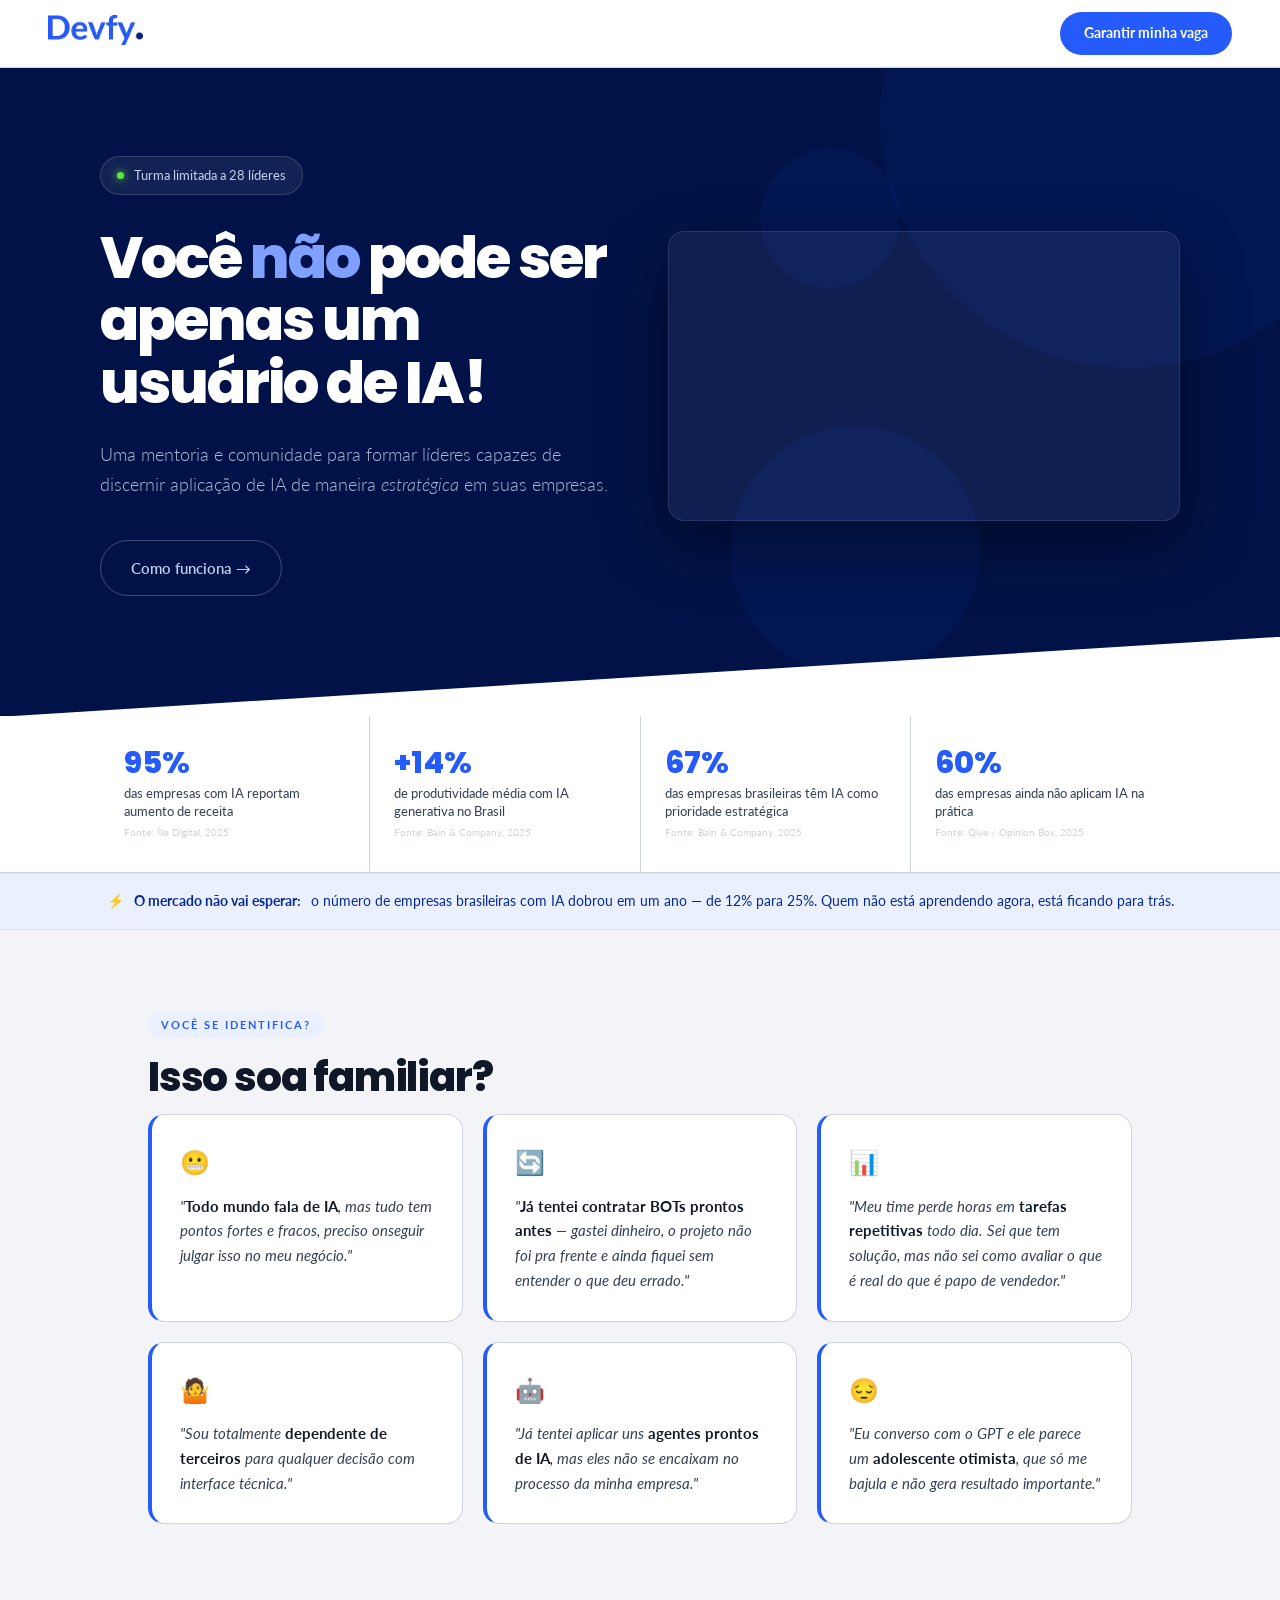
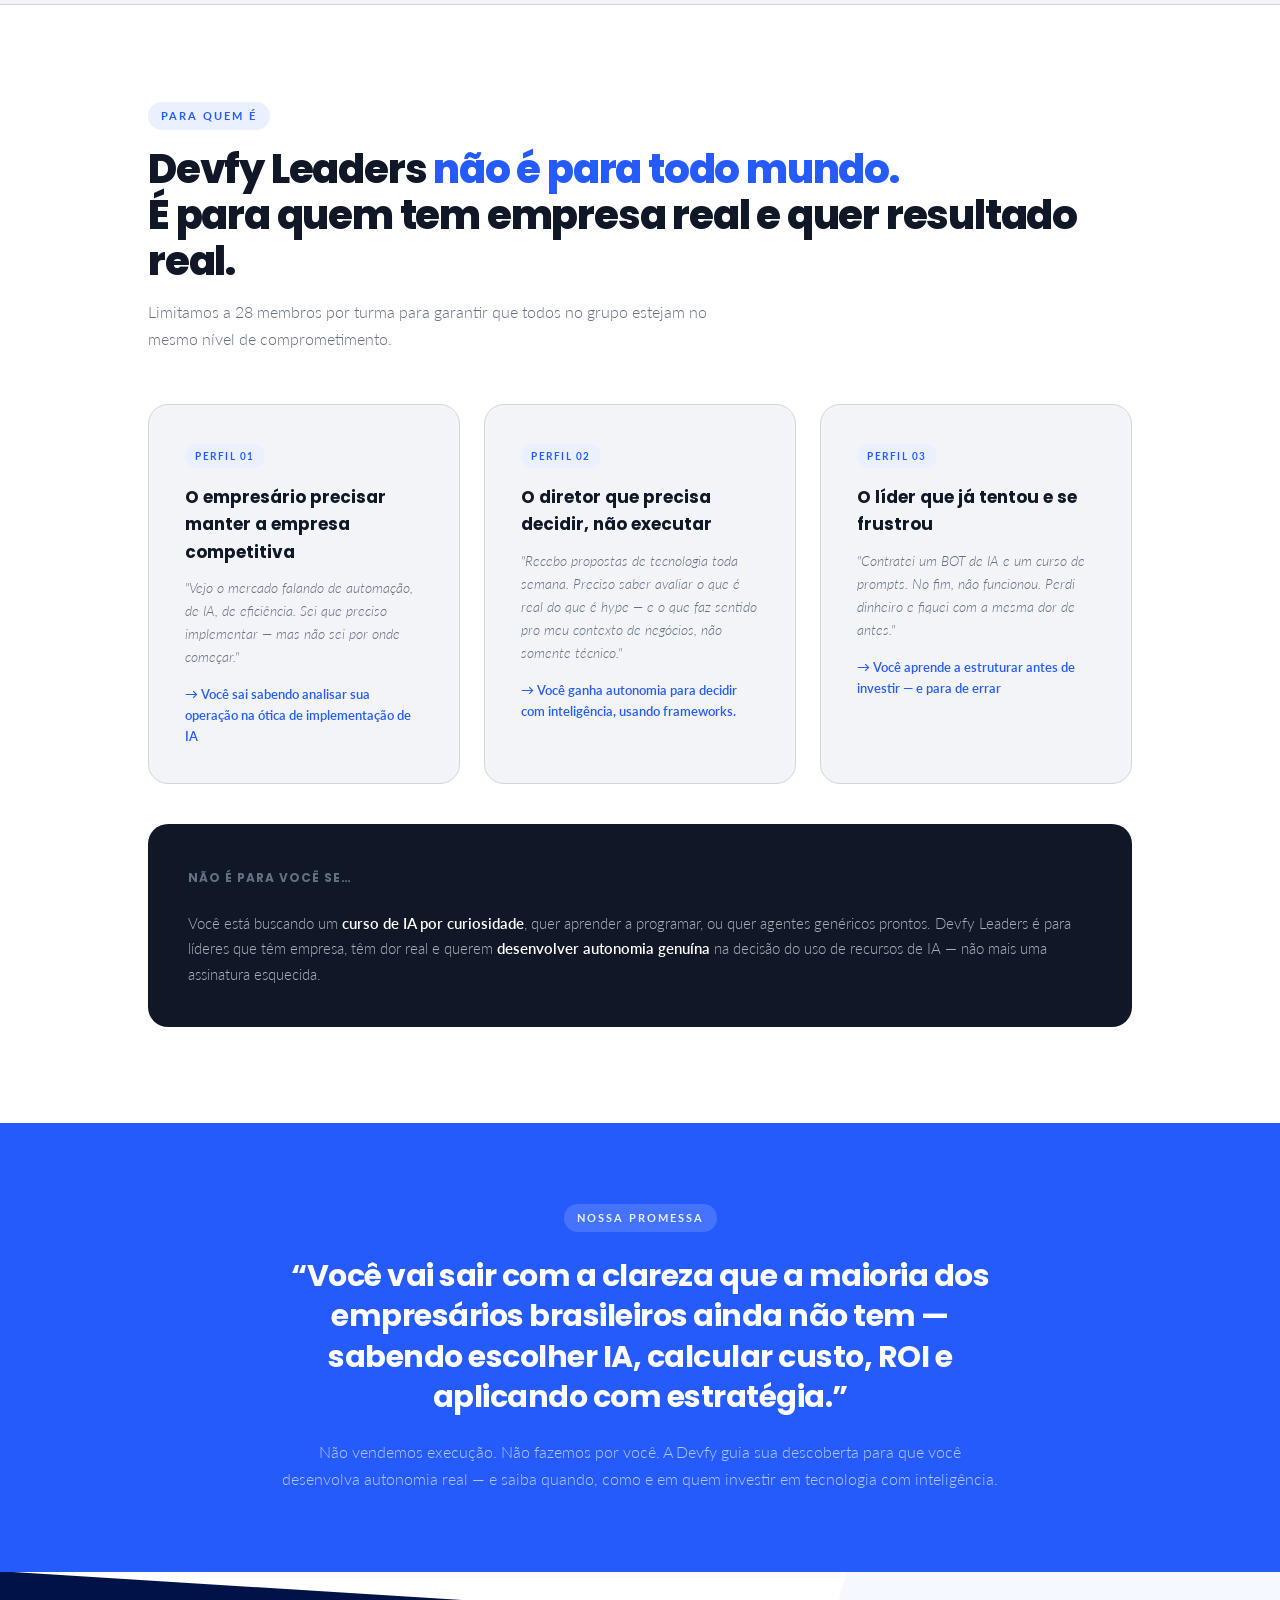
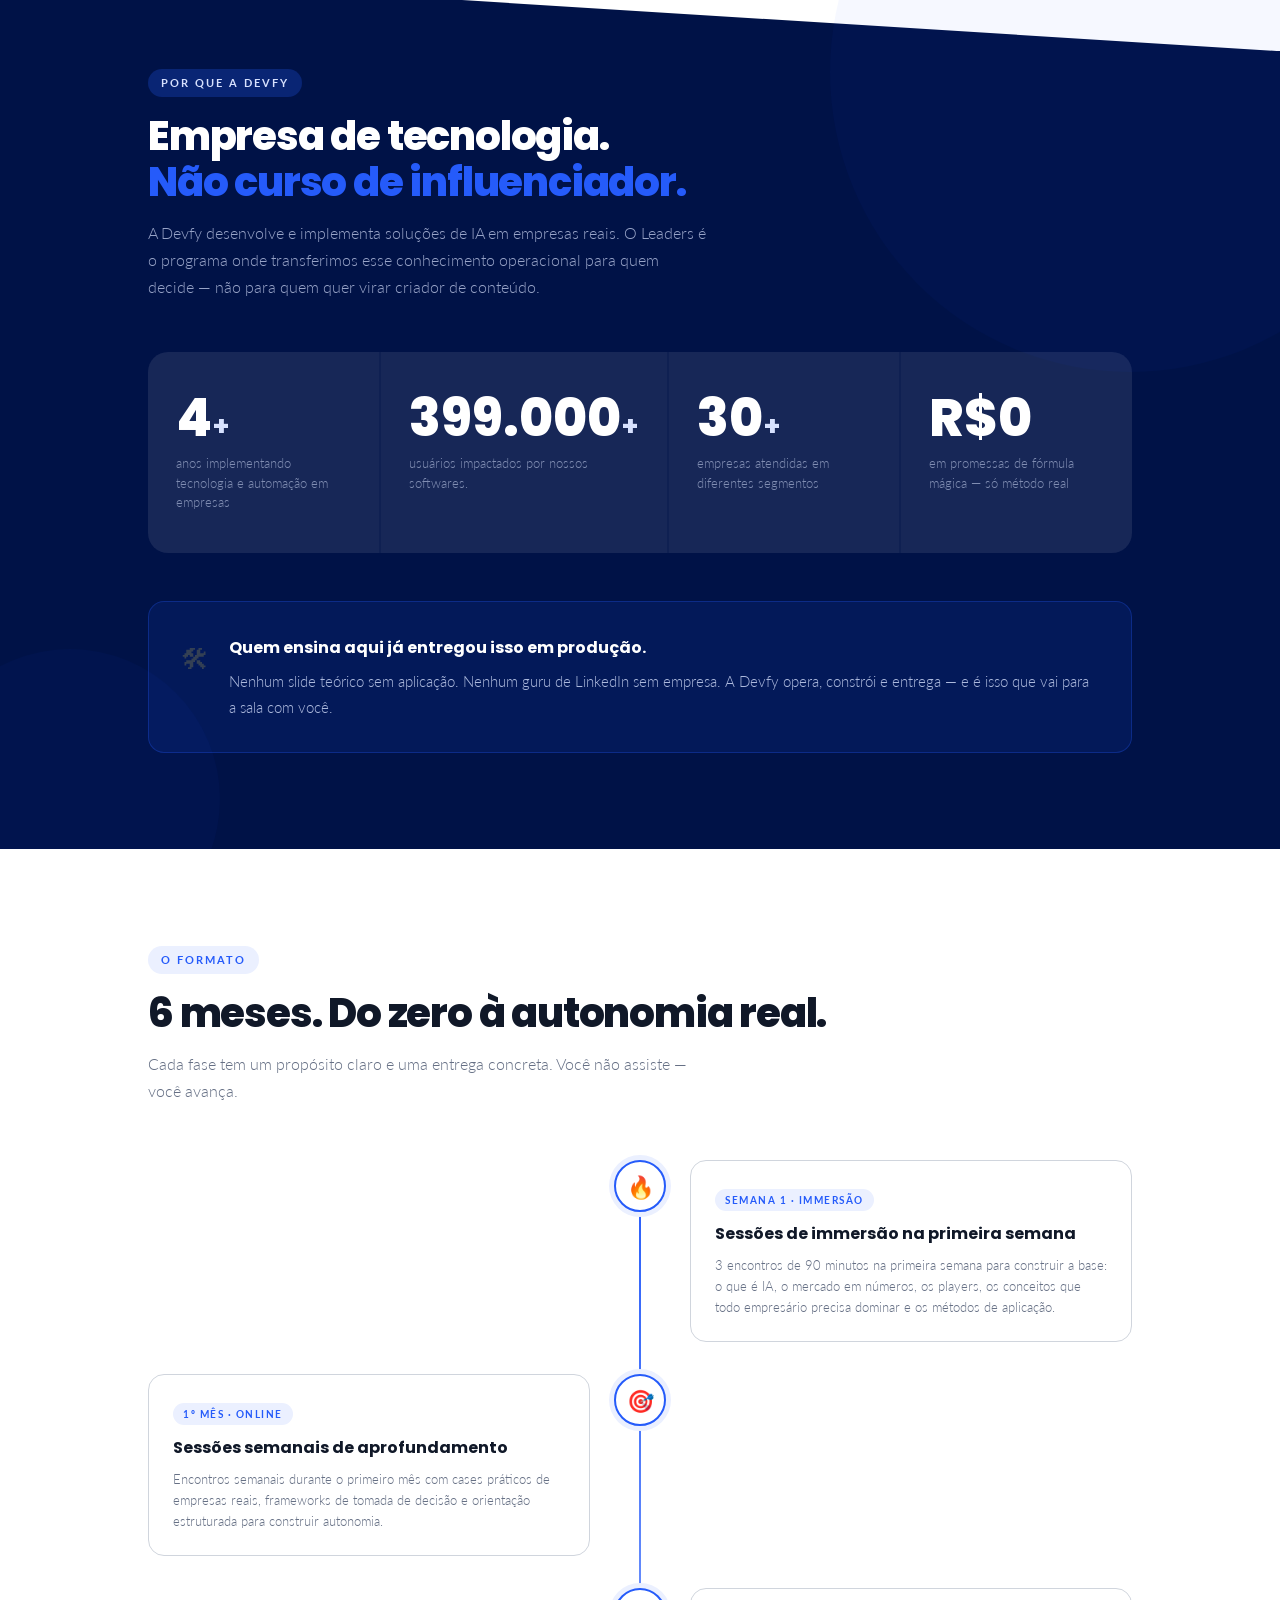
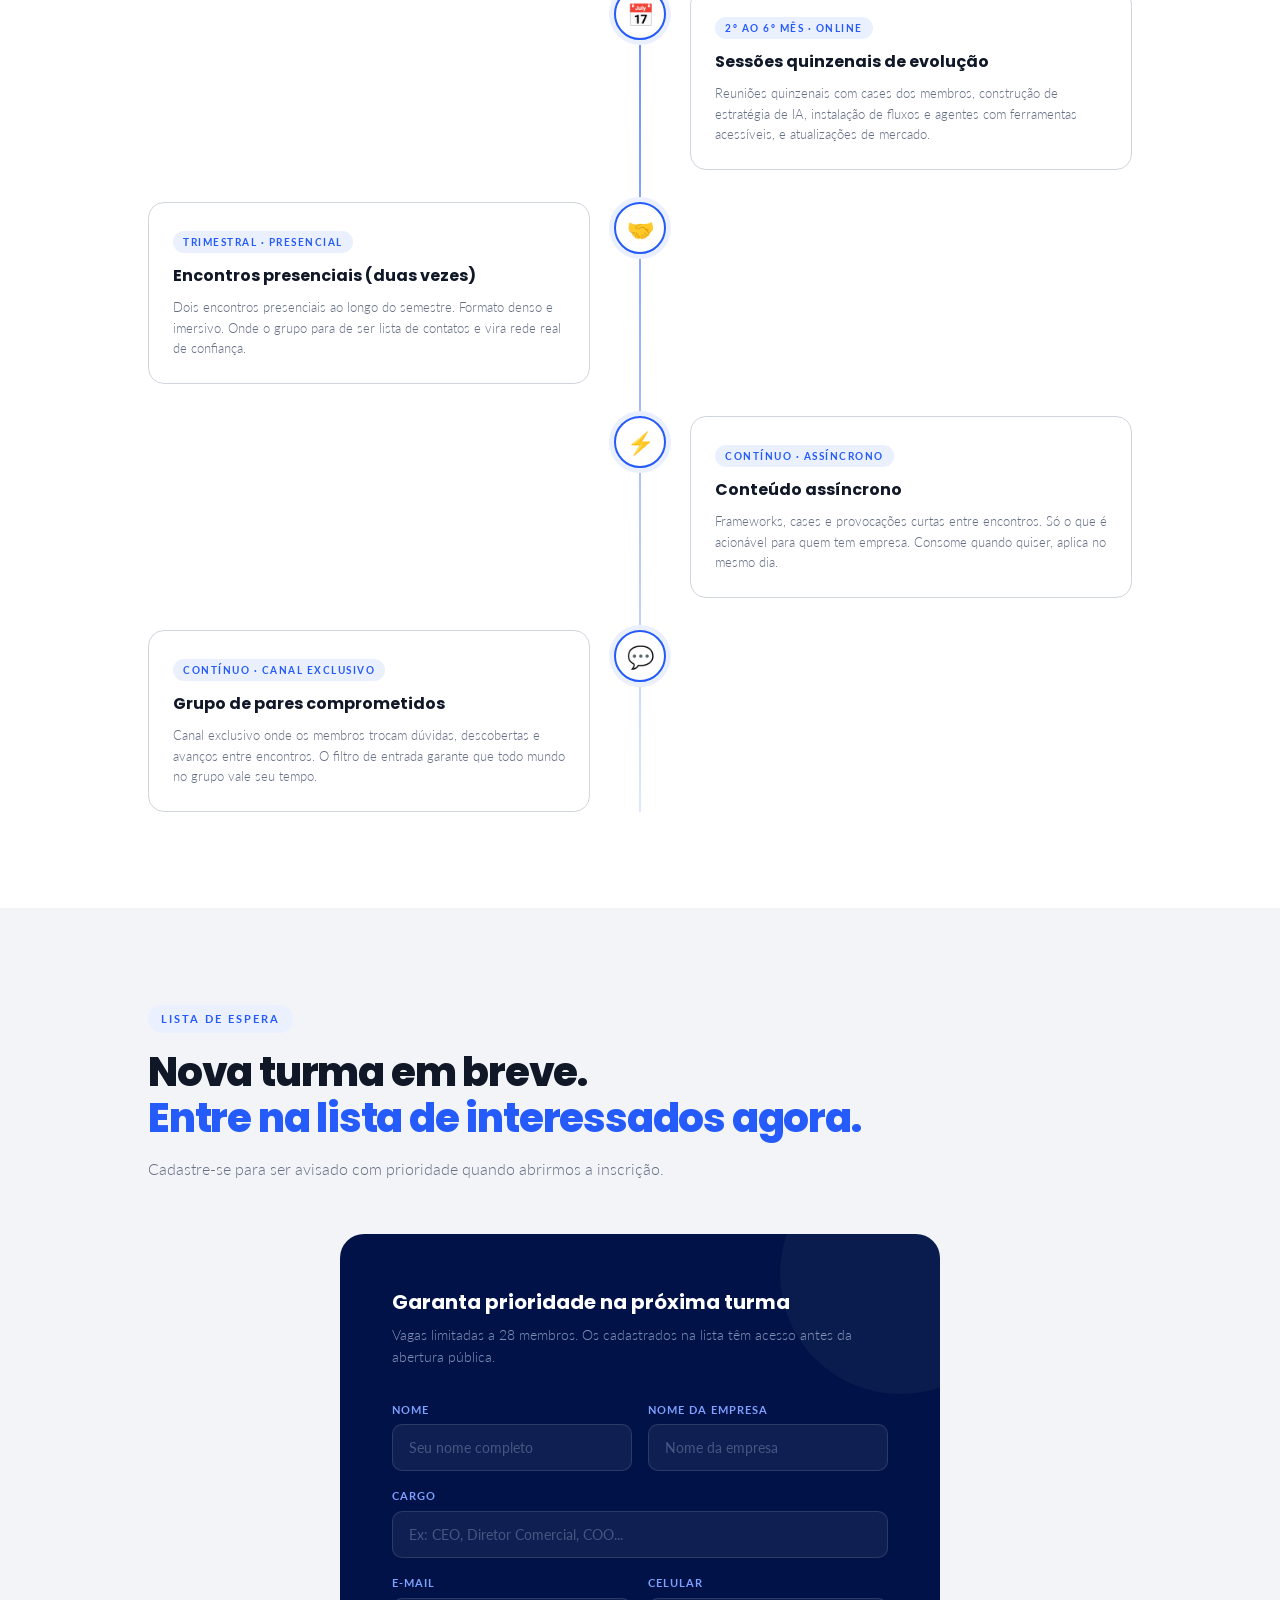
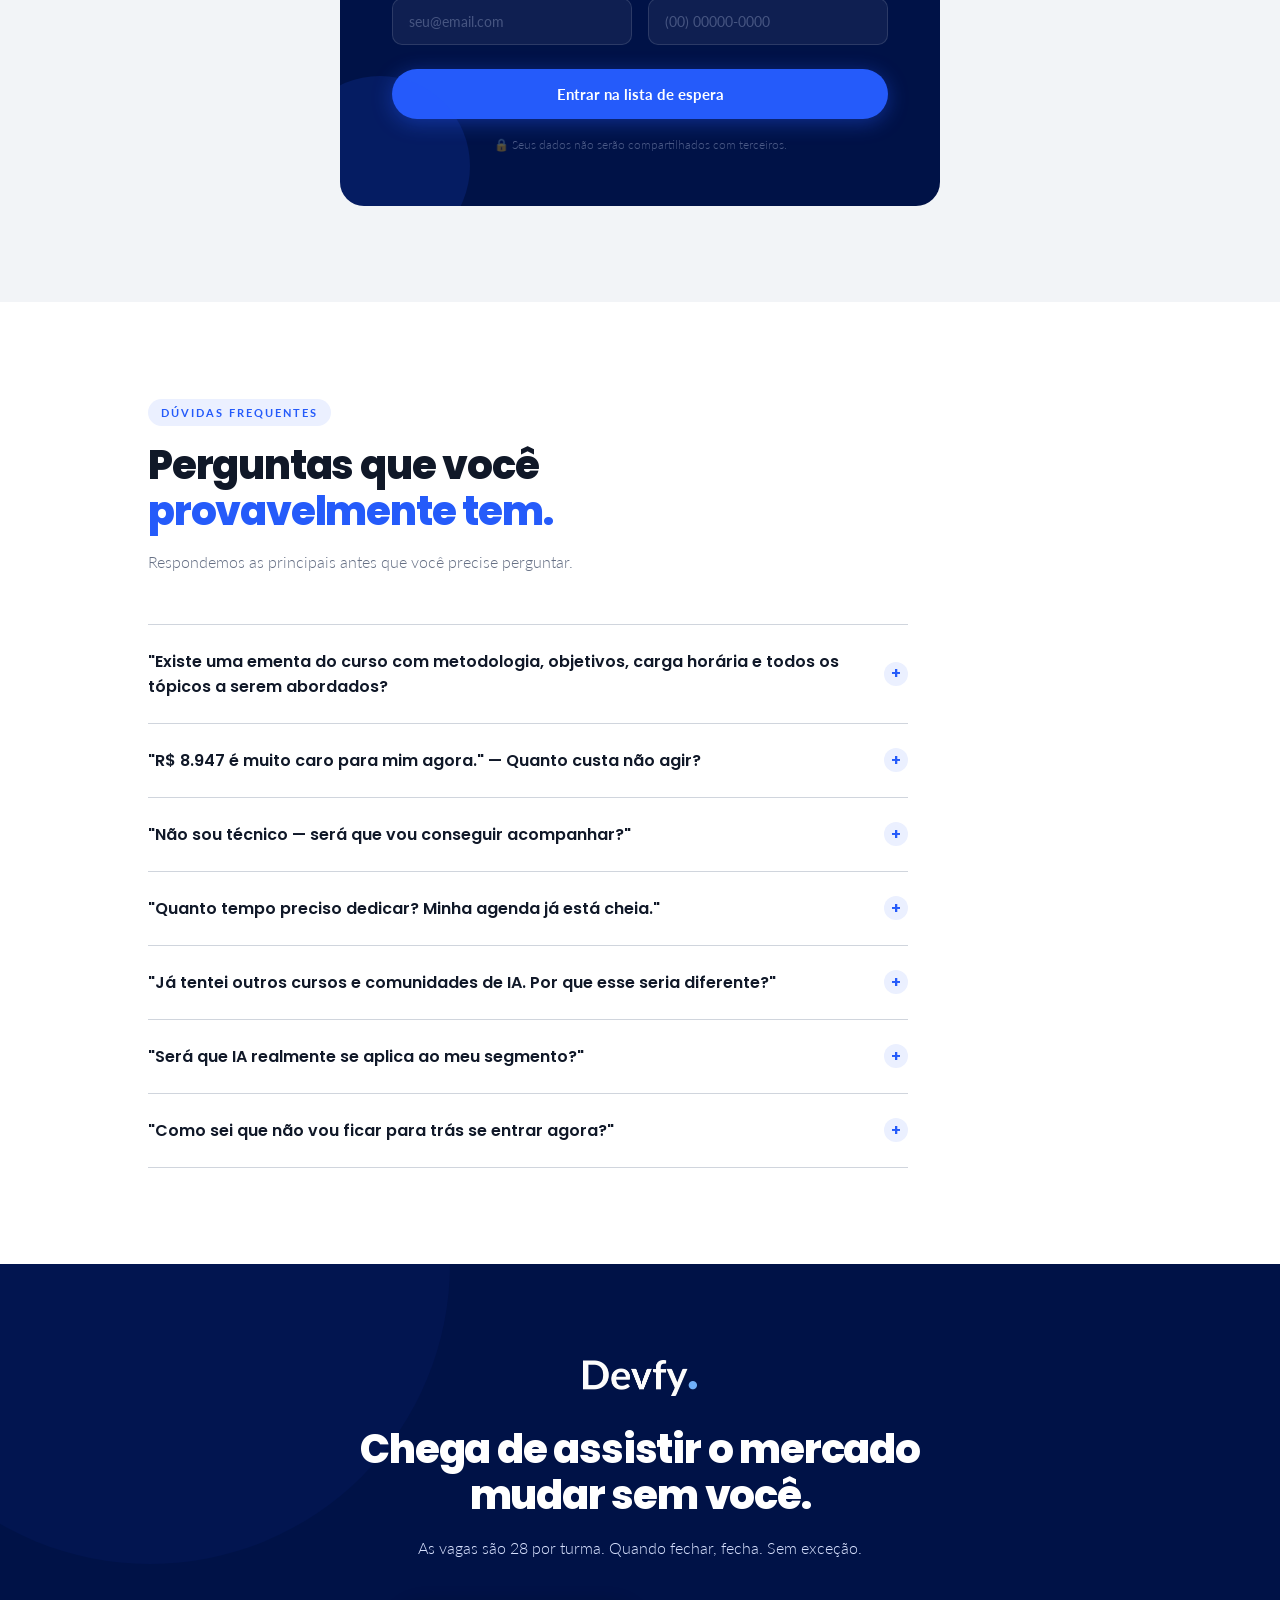
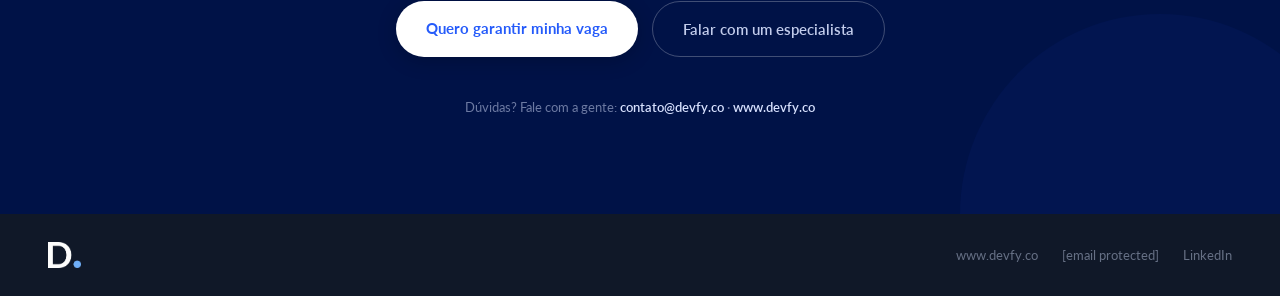
<file: index.html>
<!DOCTYPE html>
<html lang="pt-BR">
<head>
  <!-- Google Tag Manager -->
<script>(function(w,d,s,l,i){w[l]=w[l]||[];w[l].push({'gtm.start':
new Date().getTime(),event:'gtm.js'});var f=d.getElementsByTagName(s)[0],
j=d.createElement(s),dl=l!='dataLayer'?'&l='+l:'';j.async=true;j.src=
'https://www.googletagmanager.com/gtm.js?id='+i+dl;f.parentNode.insertBefore(j,f);
})(window,document,'script','dataLayer','GTM-NTC7LR67');</script>
<!-- End Google Tag Manager -->
<meta charset="UTF-8">
<meta name="viewport" content="width=device-width, initial-scale=1.0">
<title>Devfy Leaders</title>
<link rel="icon" type="image/png" href="[data-uri]">
<link href="https://fonts.googleapis.com/css2?family=Poppins:wght@400;600;700;800&family=Lato:ital,wght@0,300;0,400;0,600;0,700;1,400&display=swap" rel="stylesheet">

<link rel="stylesheet" href="style.css">

</head>
<body>
  <!-- Google Tag Manager (noscript) -->
<noscript><iframe src="https://www.googletagmanager.com/ns.html?id=GTM-NTC7LR67"
height="0" width="0" style="display:none;visibility:hidden"></iframe></noscript>
<!-- End Google Tag Manager (noscript) -->
<nav>
<a href="#" class="nav-logo"><img src="[data-uri]" alt="Devfy"></a>
<a href="#investimento" class="nav-cta">Garantir minha vaga</a>
</nav>
<section class="hero">
<div class="hero-top">
<div class="hd hd1"></div><div class="hd hd2"></div><div class="hd hd3"></div>
<div class="hero-inner">
<div class="hero-copy">
<div class="hero-alert"><span class="adot"></span><span>Turma limitada a 28 l&iacute;deres</span></span></div>
<h1>Você <em> n&atilde;o</em> pode ser apenas um usu&aacute;rio de IA! </h1>
<p class="hero-sub">Uma mentoria e comunidade para formar l&iacute;deres capazes de discernir aplica&ccedil;&atilde;o de IA de maneira <em>estrat&eacute;gica </em> em suas empresas.</p>
<div class="hero-actions">
  <!-- ocultar
<a href="#investimento" class="btn-p">Quero entrar na pr&oacute;xima turma</a>-->
<a href="#como-funciona" class="btn-g">Como funciona &rarr;</a>
</div>
</div>
<div class="hero-video">
<!-- Substitua VIDEO_ID pelo ID do seu v&iacute;deo do YouTube (parte ap&oacute;s ?v= na URL) -->
<div class="hero-video-wrap">
<iframe src="https://www.youtube.com/embed/YMSnrsky0_k?rel=0&amp;modestbranding=1&amp;color=white" title="Devfy Leaders" frameborder="0" allow="accelerometer; autoplay; clipboard-write; encrypted-media; gyroscope; picture-in-picture" allowfullscreen></iframe>
</div>
</div>
</div></div>
<div class="stats-bar"><div class="stats-inner">
<div class="stat"><div class="stat-num">95%</div><div class="stat-label">das empresas com IA reportam aumento de receita</div><div class="stat-source">Fonte: Ília Digital, 2025</div></div>
<div class="stat"><div class="stat-num">+14%</div><div class="stat-label">de produtividade média com IA generativa no Brasil</div><div class="stat-source">Fonte: Bain & Company, 2025</div></div>
<div class="stat"><div class="stat-num">67%</div><div class="stat-label">das empresas brasileiras têm IA como prioridade estratégica</div><div class="stat-source">Fonte: Bain & Company, 2025</div></div>
<div class="stat"><div class="stat-num">60%</div><div class="stat-label">das empresas ainda não aplicam IA na prática</div><div class="stat-source">Fonte: Qive / Opinion Box, 2025</div></div>
</div></div>
</section>
<div class="urgency"><div class="urgency-inner">&#9889; <strong>O mercado n&atilde;o vai esperar:</strong> o n&uacute;mero de empresas brasileiras com IA dobrou em um ano &mdash; de 12% para 25%. Quem n&atilde;o est&aacute; aprendendo agora, est&aacute; ficando para tr&aacute;s.</div></div>
<section class="dor-section"><div class="wrap">
<span class="slabel">Voc&ecirc; se identifica?</span>
<h2>Isso soa familiar?</h2>
<div class="dor-grid">
<div class="dor-card"><span class="dor-emoji">&#128556;</span><p class="dor-text">"<strong>Todo mundo fala de IA</strong>, mas tudo tem pontos fortes e fracos,  preciso onseguir julgar isso no meu neg&oacute;cio."</p></div>
<div class="dor-card"><span class="dor-emoji">&#128260;</span><p class="dor-text">"<strong>J&aacute; tentei contratar BOTs prontos antes</strong> &mdash; gastei dinheiro, o projeto n&atilde;o foi pra frente e ainda fiquei sem entender o que deu errado."</p></div>
<div class="dor-card"><span class="dor-emoji">&#128202;</span><p class="dor-text">"Meu time perde horas em <strong>tarefas repetitivas</strong> todo dia. Sei que tem solu&ccedil;&atilde;o, mas n&atilde;o sei como avaliar o que &eacute; real do que &eacute; papo de vendedor."</p></div>
<div class="dor-card"><span class="dor-emoji">&#129335;</span><p class="dor-text">"Sou totalmente <strong>dependente de terceiros</strong> para qualquer decis&atilde;o com interface t&eacute;cnica."</p></div>
<div class="dor-card"><span class="dor-emoji">&#129302;</span><p class="dor-text">"J&aacute; tentei aplicar uns <strong>agentes prontos de IA</strong>, mas eles n&atilde;o se encaixam no processo da minha empresa."</p></div>
<div class="dor-card"><span class="dor-emoji">&#128532;</span><p class="dor-text">"Eu converso com o GPT e ele parece um <strong>adolescente otimista</strong>, que s&oacute; me bajula e n&atilde;o gera resultado importante."</p></div>
</div></div></section>
<section class="section" id="como-funciona"><div class="wrap">
<span class="slabel">Para quem &eacute;</span>
<h2>Devfy Leaders <span>n&atilde;o &eacute; para todo mundo.</span><br>&Eacute; para quem tem empresa real e quer resultado real.</h2>
<p class="ssub">Limitamos a 28 membros por turma para garantir que todos no grupo estejam no mesmo n&iacute;vel de comprometimento.</p>
<div class="aud-grid">
<div class="aud-card"><span class="aud-tag">Perfil 01</span><div class="aud-title">O empres&aacute;rio precisar manter a empresa competitiva</div><div class="aud-scenario">"Vejo o mercado falando de automa&ccedil;&atilde;o, de IA, de efici&ecirc;ncia. Sei que preciso implementar &mdash; mas n&atilde;o sei por onde come&ccedil;ar."</div><div class="aud-result">Voc&ecirc; sai sabendo analisar sua opera&ccedil;&atilde;o na &oacute;tica de implementa&ccedil;&atilde;o de IA</div></div>
<div class="aud-card"><span class="aud-tag">Perfil 02</span><div class="aud-title">O diretor que precisa decidir, n&atilde;o executar</div><div class="aud-scenario">"Recebo propostas de tecnologia toda semana. Preciso saber avaliar o que &eacute; real do que &eacute; hype &mdash; e o que faz sentido pro meu contexto de neg&oacute;cios, n&atilde;o somente t&eacute;cnico."</div><div class="aud-result">Voc&ecirc; ganha autonomia para decidir com intelig&ecirc;ncia, usando frameworks.</div></div>
<div class="aud-card"><span class="aud-tag">Perfil 03</span><div class="aud-title">O l&iacute;der que j&aacute; tentou e se frustrou</div><div class="aud-scenario">"Contratei um BOT de IA e um curso de prompts. No fim, n&atilde;o funcionou. Perdi dinheiro e fiquei com a mesma dor de antes."</div><div class="aud-result">Voc&ecirc; aprende a estruturar antes de investir &mdash; e para de errar</div></div>
</div>
<div class="excl-box"><div class="excl-label">N&atilde;o &eacute; para voc&ecirc; se&hellip;</div><div class="excl-text">Voc&ecirc; est&aacute; buscando um <strong>curso de IA por curiosidade</strong>, quer aprender a programar, ou quer agentes gen&eacute;ricos prontos. Devfy Leaders &eacute; para l&iacute;deres que t&ecirc;m empresa, t&ecirc;m dor real e querem <strong>desenvolver autonomia genu&iacute;na</strong> na decis&atilde;o do uso de recursos de IA &mdash; n&atilde;o mais uma assinatura esquecida.</div></div>
</div></section>
<div class="promessa"><div class="wrap"><div class="promessa-box">
<span class="plabel">Nossa promessa</span>
<p class="pquote">&ldquo;Voc&ecirc; vai sair com a clareza que a maioria dos empres&aacute;rios brasileiros ainda n&atilde;o tem &mdash; sabendo escolher IA, calcular custo, ROI e aplicando com estrat&eacute;gia.&rdquo;</p>
<p class="psub">N&atilde;o vendemos execu&ccedil;&atilde;o. N&atilde;o fazemos por voc&ecirc;. A Devfy guia sua descoberta para que voc&ecirc; desenvolva autonomia real &mdash; e saiba quando, como e em quem investir em tecnologia com intelig&ecirc;ncia.</p>
</div></div></div>

<section class="autd-section" id="quem-devfy"><div class="autd-deco autd-d1"></div><div class="autd-deco autd-d2"></div><div class="wrap">
<span class="slabel">Por que a Devfy</span>
<h2>Empresa de tecnologia.<br><span>N&atilde;o curso de influenciador.</span></h2>
<p class="ssub autd-sub">A Devfy desenvolve e implementa solu&ccedil;&otilde;es de IA em empresas reais. O Leaders &eacute; o programa onde transferimos esse conhecimento operacional para quem decide &mdash; n&atilde;o para quem quer virar criador de conte&uacute;do.</p>
<div class="autd-stats">
<div class="autd-stat"><div class="autd-num">4<span>+</span></div><div class="autd-desc">anos implementando tecnologia e automa&ccedil;&atilde;o em empresas</div></div>
<div class="autd-stat"><div class="autd-num">399.000<span>+</span></div><div class="autd-desc">usu&aacute;rios impactados por nossos softwares.</div></div>
<div class="autd-stat"><div class="autd-num">30<span>+</span></div><div class="autd-desc">empresas atendidas em diferentes segmentos</div></div>
<div class="autd-stat"><div class="autd-num">R$0</div><div class="autd-desc">em promessas de f&oacute;rmula m&aacute;gica &mdash; s&oacute; m&eacute;todo real</div></div>
</div>
<div class="autd-manifesto"><div class="autd-micon">&#128736;</div><div class="autd-mtext"><strong>Quem ensina aqui j&aacute; entregou isso em produ&ccedil;&atilde;o.</strong>Nenhum slide te&oacute;rico sem aplica&ccedil;&atilde;o. Nenhum guru de LinkedIn sem empresa. A Devfy opera, constr&oacute;i e entrega &mdash; e &eacute; isso que vai para a sala com voc&ecirc;.</div></div>
</div></section>
<section class="section"><div class="wrap">
<span class="slabel">O formato</span>
<h2>6 meses. Do zero &agrave; autonomia real.</h2>
<p class="ssub">Cada fase tem um prop&oacute;sito claro e uma entrega concreta. Voc&ecirc; n&atilde;o assiste — voc&ecirc; avança.</p>
<div class="fmt-timeline">
<div class="fmt-item"><div class="fmt-dot">&#128293;</div><div class="fmt-body"><span class="fmt-freq">Semana 1 &middot; Immers&atilde;o</span><div class="fmt-title">Sess&otilde;es de immers&atilde;o na primeira semana</div><div class="fmt-desc">3 encontros de 90 minutos na primeira semana para construir a base: o que &eacute; IA, o mercado em n&uacute;meros, os players, os conceitos que todo empres&aacute;rio precisa dominar e os m&eacute;todos de aplica&ccedil;&atilde;o.</div></div></div>
<div class="fmt-item"><div class="fmt-dot">&#127919;</div><div class="fmt-body"><span class="fmt-freq">1&ordm; M&ecirc;s &middot; Online</span><div class="fmt-title">Sess&otilde;es semanais de aprofundamento</div><div class="fmt-desc">Encontros semanais durante o primeiro m&ecirc;s com cases pr&aacute;ticos de empresas reais, frameworks de tomada de decis&atilde;o e orienta&ccedil;&atilde;o estruturada para construir autonomia.</div></div></div>
<div class="fmt-item"><div class="fmt-dot">&#128197;</div><div class="fmt-body"><span class="fmt-freq">2&ordm; ao 6&ordm; M&ecirc;s &middot; Online</span><div class="fmt-title">Sess&otilde;es quinzenais de evolu&ccedil;&atilde;o</div><div class="fmt-desc">Reuni&otilde;es quinzenais com cases dos membros, constru&ccedil;&atilde;o de estrat&eacute;gia de IA, instala&ccedil;&atilde;o de fluxos e agentes com ferramentas acess&iacute;veis, e atualiza&ccedil;&otilde;es de mercado.</div></div></div>
<div class="fmt-item"><div class="fmt-dot">&#129309;</div><div class="fmt-body"><span class="fmt-freq">Trimestral &middot; Presencial</span><div class="fmt-title">Encontros presenciais (duas vezes)</div><div class="fmt-desc">Dois encontros presenciais ao longo do semestre. Formato denso e imersivo. Onde o grupo para de ser lista de contatos e vira rede real de confian&ccedil;a.</div></div></div>
<div class="fmt-item"><div class="fmt-dot">&#9889;</div><div class="fmt-body"><span class="fmt-freq">Cont&iacute;nuo &middot; Ass&iacute;ncrono</span><div class="fmt-title">Conte&uacute;do ass&iacute;ncrono</div><div class="fmt-desc">Frameworks, cases e provoca&ccedil;&otilde;es curtas entre encontros. S&oacute; o que &eacute; acion&aacute;vel para quem tem empresa. Consome quando quiser, aplica no mesmo dia.</div></div></div>
<div class="fmt-item"><div class="fmt-dot">&#128172;</div><div class="fmt-body"><span class="fmt-freq">Cont&iacute;nuo &middot; Canal exclusivo</span><div class="fmt-title">Grupo de pares comprometidos</div><div class="fmt-desc">Canal exclusivo onde os membros trocam d&uacute;vidas, descobertas e avan&ccedil;os entre encontros. O filtro de entrada garante que todo mundo no grupo vale seu tempo.</div></div></div>
</div></div></section>
<section class="invest-section" id="investimento"><div class="wrap">

<!-- ======[ VAGAS ABERTAS: INATIVO ]====== 
     Para ativar a lista de espera: envolva este bloco em comentario e descomente o bloco abaixo
<span class="slabel">Investimento</span>
<h2>O custo de <span>n&atilde;o agir</span> &eacute; maior<br>do que o custo de entrar</h2>
<p class="ssub">Quanto voc&ecirc; perde por m&ecirc;s em processos manuais, decis&otilde;es erradas de tecnologia e tempo de time em tarefas repetitivas?</p>
<div class="invest-wrap">
<div class="invest-card"><div class="inv-d1"></div><div class="inv-d2"></div>
<div class="inv-label">Jornada semestral completa</div>
<div class="inv-tag">&#9679; Vagas limitadas</div>
<div class="inv-price">R$ 8.947</div>
<div class="inv-period">por semestre &middot; equivale a R$ 49,70/dia</div>
<hr class="inv-hr">
<div class="inv-item"><div class="inv-chk">&#10003;</div>3 sess&otilde;es de imers&atilde;o na semana 1 &mdash; base s&oacute;lida e mapa de aplica&ccedil;&atilde;o</div>
<div class="inv-item"><div class="inv-chk">&#10003;</div>Sess&otilde;es semanais no 1&ordm; m&ecirc;s com cases pr&aacute;ticos reais</div>
<div class="inv-item"><div class="inv-chk">&#10003;</div>Sess&otilde;es quinzenais do 2&ordm; ao 6&ordm; m&ecirc;s &mdash; estrat&eacute;gia e implementa&ccedil;&atilde;o</div>
<div class="inv-item"><div class="inv-chk">&#10003;</div>2 encontros presenciais (trimestral)</div>
<div class="inv-item"><div class="inv-chk">&#10003;</div>Conte&uacute;do ass&iacute;ncrono acion&aacute;vel entre encontros</div>
<div class="inv-item"><div class="inv-chk">&#10003;</div>Canal exclusivo com grupo de at&eacute; 28 l&iacute;deres</div>
<div class="inv-item"><div class="inv-chk">&#10003;</div>Facilita&ccedil;&atilde;o e curadoria da Devfy durante todo o semestre</div>
<div class="inv-anchor"><strong>Decis&atilde;o individual &mdash; sem aprova&ccedil;&atilde;o de diretoria</strong>R$ 8.947 semestrais &eacute; uma decis&atilde;o que voc&ecirc; toma sozinho. Sem processo de compra, sem burocracia.</div>
<a href="https://www.asaas.com/c/05th1xivm8i6wlau" class="inv-cta">Garantir minha vaga agora</a>
</div>
<div class="inv-details">
<div class="det-card"><div class="det-title">&#128274; Por que o grupo &eacute; limitado a 28?</div><div class="det-desc">Porque qualidade de troca depende de comprometimento m&uacute;tuo. Com 28 l&iacute;deres pagantes, todos t&ecirc;m motivo real para aparecer, preparar e contribuir. N&atilde;o &eacute; uma comunidade de curiosos.</div></div>
<div class="det-card"><div class="det-title">&#128197; Por que 6 meses e n&atilde;o mensal?</div><div class="det-desc">Mudan&ccedil;a de mentalidade n&atilde;o acontece em 30 dias. 6 meses &eacute; o m&iacute;nimo para voc&ecirc; sair com autonomia real &mdash; n&atilde;o s&oacute; com informa&ccedil;&atilde;o nova. Quem compra mensal cancela antes de colher resultado.</div></div>
<div class="det-card"><div class="det-title">&#127962; Qual o perfil de quem vai estar l&aacute;?</div><div class="det-desc">Empres&aacute;rios e diretores com empresa em opera&ccedil;&atilde;o, que j&aacute; sentem a dor da inefici&ecirc;ncia ou da falta de clareza sobre tecnologia. Nenhum estudante, nenhum curioso &mdash; todos com skin in the game.</div></div>
</div></div>
<!-- ======[ /VAGAS ABERTAS ]====== -->

<!-- ======[ LISTA DE ESPERA: ATIVO ]====== 
     Para ativar: remova esta linha e a linha de fechamento abaixo (busque por /LISTA DE ESPERA) -->
<span class="slabel">Lista de espera</span>
<h2>Nova turma em breve.<br><span>Entre na lista de interessados agora.</span></h2>
<p class="ssub">Cadastre-se para ser avisado com prioridade quando abrirmos a inscri&ccedil;&atilde;o.</p>
<div class="inv-waitlist">
<div class="inv-wl-card"><div class="inv-d1"></div><div class="inv-d2"></div>
<div class="inv-wl-title">Garanta prioridade na pr&oacute;xima turma</div>
<div class="inv-wl-sub">Vagas limitadas a 28 membros. Os cadastrados na lista t&ecirc;m acesso antes da abertura p&uacute;blica.</div>
<form id="wl-form">
<div class="inv-wl-row">
<div class="inv-wl-field"><label class="inv-wl-label" for="wl-nome">Nome</label><input class="inv-wl-input" type="text" id="wl-nome" name="nome" placeholder="Seu nome completo" required></div>
<div class="inv-wl-field"><label class="inv-wl-label" for="wl-empresa">Nome da empresa</label><input class="inv-wl-input" type="text" id="wl-empresa" name="empresa" placeholder="Nome da empresa" required></div>
</div>
<div class="inv-wl-field"><label class="inv-wl-label" for="wl-cargo">Cargo</label><input class="inv-wl-input" type="text" id="wl-cargo" name="cargo" placeholder="Ex: CEO, Diretor Comercial, COO..." required></div>
<div class="inv-wl-row">
<div class="inv-wl-field"><label class="inv-wl-label" for="wl-email">E-mail</label><input class="inv-wl-input" type="email" id="wl-email" name="email" placeholder="seu@email.com" required></div>
<div class="inv-wl-field"><label class="inv-wl-label" for="wl-celular">Celular</label><input class="inv-wl-input" type="tel" id="wl-celular" name="celular" placeholder="(00) 00000-0000" required></div>
</div>
<div id="wl-feedback" class="inv-wl-feedback" style="display:none"></div>
<button type="submit" class="inv-wl-btn" id="wl-btn">Entrar na lista de espera</button>
</form>
<div class="inv-wl-privacy">&#128274; Seus dados n&atilde;o ser&atilde;o compartilhados com terceiros.</div>
</div></div>
<!--======[ /LISTA DE ESPERA ]====== -->

</div></section>

<!-- FAQ -->
<section class="faq-section">
<div class="wrap">
  <span class="slabel">D&uacute;vidas frequentes</span>
  <h2>Perguntas que voc&ecirc;<br><span>provavelmente tem.</span></h2>
  <p class="ssub" style="margin-bottom:48px">Respondemos as principais antes que voc&ecirc; precise perguntar.</p>
  <div class="faq-list">
    <div class="faq-item">
      <button class="faq-q">"Existe uma ementa do curso com metodologia, objetivos, carga horária e todos os t&oacute;picos a serem abordados?<span class="faq-icon">+</span></button>
      <div class="faq-a"><div class="faq-a-inner"><p>Sim! Você pode ler a ementa completa do curso <a href="https://drive.google.com/file/d/10XBCRl87eMMisOHH2D-Reckl3PJORii-/view?usp=sharing">clicando aqui</a>.</p>
</div></div>
    </div>
    <!-- OCULTAR -->
    <div class="faq-item">
      <button class="faq-q">"R$ 8.947 &eacute; muito caro para mim agora." &mdash; Quanto custa n&atilde;o agir?<span class="faq-icon">+</span></button>
      <div class="faq-a"><div class="faq-a-inner">Um processo manual que toma 3 horas do seu time por dia custa, em m&eacute;dia, R$ 3.000&ndash;R$ 5.000 por m&ecirc;s em improdutividade. Uma decis&atilde;o errada de tecnologia custa de R$ 20.000 a R$ 100.000. Devfy Leaders custa R$ 1.500/m&ecirc;s e te d&aacute; a clareza para parar de errar. A pergunta real &eacute;: quanto voc&ecirc; j&aacute; perdeu por n&atilde;o saber decidir sobre IA?</div></div>
    </div>
    <div class="faq-item">
      <button class="faq-q">"N&atilde;o sou t&eacute;cnico &mdash; ser&aacute; que vou conseguir acompanhar?"<span class="faq-icon">+</span></button>
      <div class="faq-a"><div class="faq-a-inner">Devfy Leaders foi criado exatamente para quem n&atilde;o &eacute; t&eacute;cnico. Voc&ecirc; n&atilde;o vai aprender a programar &mdash; vai aprender a pensar estrategicamente sobre IA. A linguagem &eacute; de empres&aacute;rio para empres&aacute;rio. Se voc&ecirc; sabe tocar uma empresa, voc&ecirc; vai acompanhar. Garantido.</div></div>
    </div>
    <div class="faq-item">
      <button class="faq-q">"Quanto tempo preciso dedicar? Minha agenda j&aacute; est&aacute; cheia."<span class="faq-icon">+</span></button>
      <div class="faq-a"><div class="faq-a-inner">O formato foi desenhado para CEO e diretor que tem empresa para tocar. Na primeira semana s&atilde;o 3 encontros de 90 minutos. No primeiro m&ecirc;s, uma sess&atilde;o semanal. Do segundo m&ecirc;s em diante, quinzenal. Dois encontros presenciais no semestre. Quem n&atilde;o consegue separar isso, provavelmente n&atilde;o est&aacute; pronto para mudar.</div></div>
    </div>
    <div class="faq-item">
      <button class="faq-q">"J&aacute; tentei outros cursos e comunidades de IA. Por que esse seria diferente?"<span class="faq-icon">+</span></button>
      <div class="faq-a"><div class="faq-a-inner">Porque Devfy Leaders n&atilde;o &eacute; um curso de IA. N&atilde;o tem m&oacute;dulos gravados. N&atilde;o ensina a usar ferramentas. Nosso foco &eacute; formar o racioc&iacute;nio estrat&eacute;gico do empres&aacute;rio: como calcular ROI, como avaliar fornecedores, como identificar onde atacar primeiro. O que voc&ecirc; fez antes te deu informa&ccedil;&atilde;o. Devfy Leaders te d&aacute; discernimento.</div></div>
    </div>
    <div class="faq-item">
      <button class="faq-q">"Ser&aacute; que IA realmente se aplica ao meu segmento?"<span class="faq-icon">+</span></button>
      <div class="faq-a"><div class="faq-a-inner">Esta &eacute; exatamente a pergunta certa &mdash; e que a maioria dos empres&aacute;rios nunca consegue responder com clareza. No Devfy Leaders voc&ecirc; aprende a mapear os processos da sua empresa e avaliar onde IA gera ROI real e onde &eacute; apenas hype. Sair sem saber a resposta para essa pergunta &eacute; um risco maior do que entrar.</div></div>
    </div>
    <div class="faq-item">
      <button class="faq-q">"Como sei que n&atilde;o vou ficar para tr&aacute;s se entrar agora?"<span class="faq-icon">+</span></button>
      <div class="faq-a"><div class="faq-a-inner">O mercado de IA muda toda semana. Tentar acompanhar sozinho &eacute; imposs&iacute;vel &mdash; e &eacute; por isso que o Devfy Leaders atualiza o conhecimento continuamente ao longo dos 6 meses. Voc&ecirc; n&atilde;o precisa saber tudo. Precisa saber o que importa para o seu neg&oacute;cio &mdash; e ter um grupo de pares e especialistas para te manter no caminho certo.</div></div>
    </div>
  </div>
</div>
</section>

<section class="cta-section"><div class="cta-d cta-d1"></div><div class="cta-d cta-d2"></div><div class="wrap">
<div class="cta-logo"><img src="[data-uri]" alt="Devfy"></div>
<h2>Chega de assistir o mercado mudar sem voc&ecirc;.</h2>
<p class="ssub">As vagas s&atilde;o 28 por turma. Quando fechar, fecha. Sem exce&ccedil;&atilde;o.</p>
<div class="cta-actions">
  <!-- ocultar botão de preço   -->
<a href="https://www.asaas.com/c/05th1xivm8i6wlau" class="btn-pw">Quero garantir minha vaga</a>
<a href="https://api.whatsapp.com/send/?phone=%2B5511914633873&amp;text&amp;type=phone_number&amp;app_absent=0" class="btn-g">Falar com um especialista</a>
</div>
<p class="cta-contact">D&uacute;vidas? Fale com a gente: <a href="#" data-em="contato" data-do="devfy.co"></a> &middot; <a href="https://www.devfy.co" target="_blank">www.devfy.co</a></p>
</div></section>
<footer>
<div class="foot-logo"><img src="[data-uri]" alt="Devfy" style="height:26px;object-fit:contain;display:block;"></div>
<div class="foot-links">
<a href="https://www.devfy.co" target="_blank">www.devfy.co</a>
<a href="#" data-em="contato" data-do="devfy.co"><span class="__cf_email__" data-cfemail="86e5e9e8f2e7f2e9c6e2e3f0e0ffa8e5e9">[email&#160;protected]</span></a>
<a href="https://www.linkedin.com/company/devfy-tecnologia" target="_blank">LinkedIn</a>
</div>
</footer>
<script>
document.querySelectorAll('.faq-q').forEach(function(btn){
  btn.addEventListener('click',function(){
    var item=this.closest('.faq-item');
    var wasOpen=item.classList.contains('open');
    document.querySelectorAll('.faq-item').forEach(function(i){i.classList.remove('open')});
    if(!wasOpen) item.classList.add('open');
  });
});
</script>
<script>
document.addEventListener('DOMContentLoaded',function(){
  document.querySelectorAll('[data-em]').forEach(function(a){
    var addr=a.getAttribute('data-em')+'@'+a.getAttribute('data-do');
    a.href='mai'+'lto:'+addr;
    if(a.textContent.trim()===a.innerHTML.trim()) a.textContent=addr;
  });
});
</script>
<script>
(function(){
  var form = document.getElementById('wl-form');
  if(!form) return;

  var WEBHOOK = 'https://flow.devfy.co/webhook/c5b8ce43-fb03-4284-988f-e14c067545cd';
  var btn      = document.getElementById('wl-btn');
  var feedback = document.getElementById('wl-feedback');
  var fEmail   = document.getElementById('wl-email');
  var fCelular = document.getElementById('wl-celular');

  /* ── Máscara celular BR: (00) 00000-0000 ── */
  fCelular.addEventListener('input', function(){
    var d = this.value.replace(/\D/g,'').slice(0,11);
    if      (d.length <= 2)  this.value = '(' + d;
    else if (d.length <= 7)  this.value = '(' + d.slice(0,2) + ') ' + d.slice(2);
    else                     this.value = '(' + d.slice(0,2) + ') ' + d.slice(2,7) + '-' + d.slice(7);
    clearErr(this);
  });

  /* ── Validadores ── */
  function okEmail(v){ return /^[^\s@]+@[^\s@]+\.[^\s@]{2,}$/.test(v.trim()); }
  function okPhone(v){ return v.replace(/\D/g,'').length === 11; }

  /* ── Feedback por campo ── */
  function setErr(input, msg){
    input.classList.add('inv-wl-input--err');
    input.classList.remove('inv-wl-input--ok');
    var hint = input.closest('.inv-wl-field').querySelector('.inv-wl-hint');
    if(!hint){ hint = document.createElement('span'); hint.className='inv-wl-hint'; input.closest('.inv-wl-field').appendChild(hint); }
    hint.textContent = msg; hint.className = 'inv-wl-hint inv-wl-hint--err';
  }
  function setOk(input){
    input.classList.remove('inv-wl-input--err');
    input.classList.add('inv-wl-input--ok');
    var hint = input.closest('.inv-wl-field').querySelector('.inv-wl-hint');
    if(hint) hint.textContent = '';
  }
  function clearErr(input){
    input.classList.remove('inv-wl-input--err');
    var hint = input.closest('.inv-wl-field').querySelector('.inv-wl-hint');
    if(hint) hint.textContent = '';
  }

  /* ── Validação ao sair do campo ── */
  fEmail.addEventListener('blur', function(){
    if(!this.value) return;
    okEmail(this.value) ? setOk(this) : setErr(this, 'E-mail inválido.');
  });
  fEmail.addEventListener('input', function(){ clearErr(this); });

  fCelular.addEventListener('blur', function(){
    if(!this.value) return;
    okPhone(this.value) ? setOk(this) : setErr(this, 'Celular incompleto — use (00) 00000-0000.');
  });

  /* ── Submit ── */
  form.addEventListener('submit', function(e){
    e.preventDefault();
    var valid = true;
    if(!okEmail(fEmail.value))   { setErr(fEmail,   'E-mail inválido.');                          valid = false; }
    if(!okPhone(fCelular.value)) { setErr(fCelular, 'Celular incompleto — use (00) 00000-0000.'); valid = false; }
    if(!valid) return;

    btn.disabled = true;
    btn.textContent = 'Enviando...';
    feedback.style.display = 'none';
    feedback.className = 'inv-wl-feedback';

    fetch(WEBHOOK, {
      method: 'POST',
      headers: {'Content-Type': 'application/json'},
      body: JSON.stringify({
        nome:    document.getElementById('wl-nome').value.trim(),
        empresa: document.getElementById('wl-empresa').value.trim(),
        cargo:   document.getElementById('wl-cargo').value.trim(),
        email:   fEmail.value.trim(),
        celular: fCelular.value.trim()
      })
    })
    .then(function(res){ return res.ok ? res : Promise.reject(res.status); })
    .then(function(){
      feedback.textContent = '✓ Cadastro recebido! Você será avisado antes da abertura pública.';
      feedback.classList.add('inv-wl-feedback--ok');
      feedback.style.display = 'block';
      form.reset();
      fEmail.classList.remove('inv-wl-input--ok');
      fCelular.classList.remove('inv-wl-input--ok');
      btn.textContent = 'Enviado!';
    })
    .catch(function(){
      feedback.textContent = 'Erro ao enviar. Tente novamente ou entre em contato.';
      feedback.classList.add('inv-wl-feedback--err');
      feedback.style.display = 'block';
      btn.disabled = false;
      btn.textContent = 'Entrar na lista de espera';
    });
  });
})();
</script>
</body>
</html>
</file>
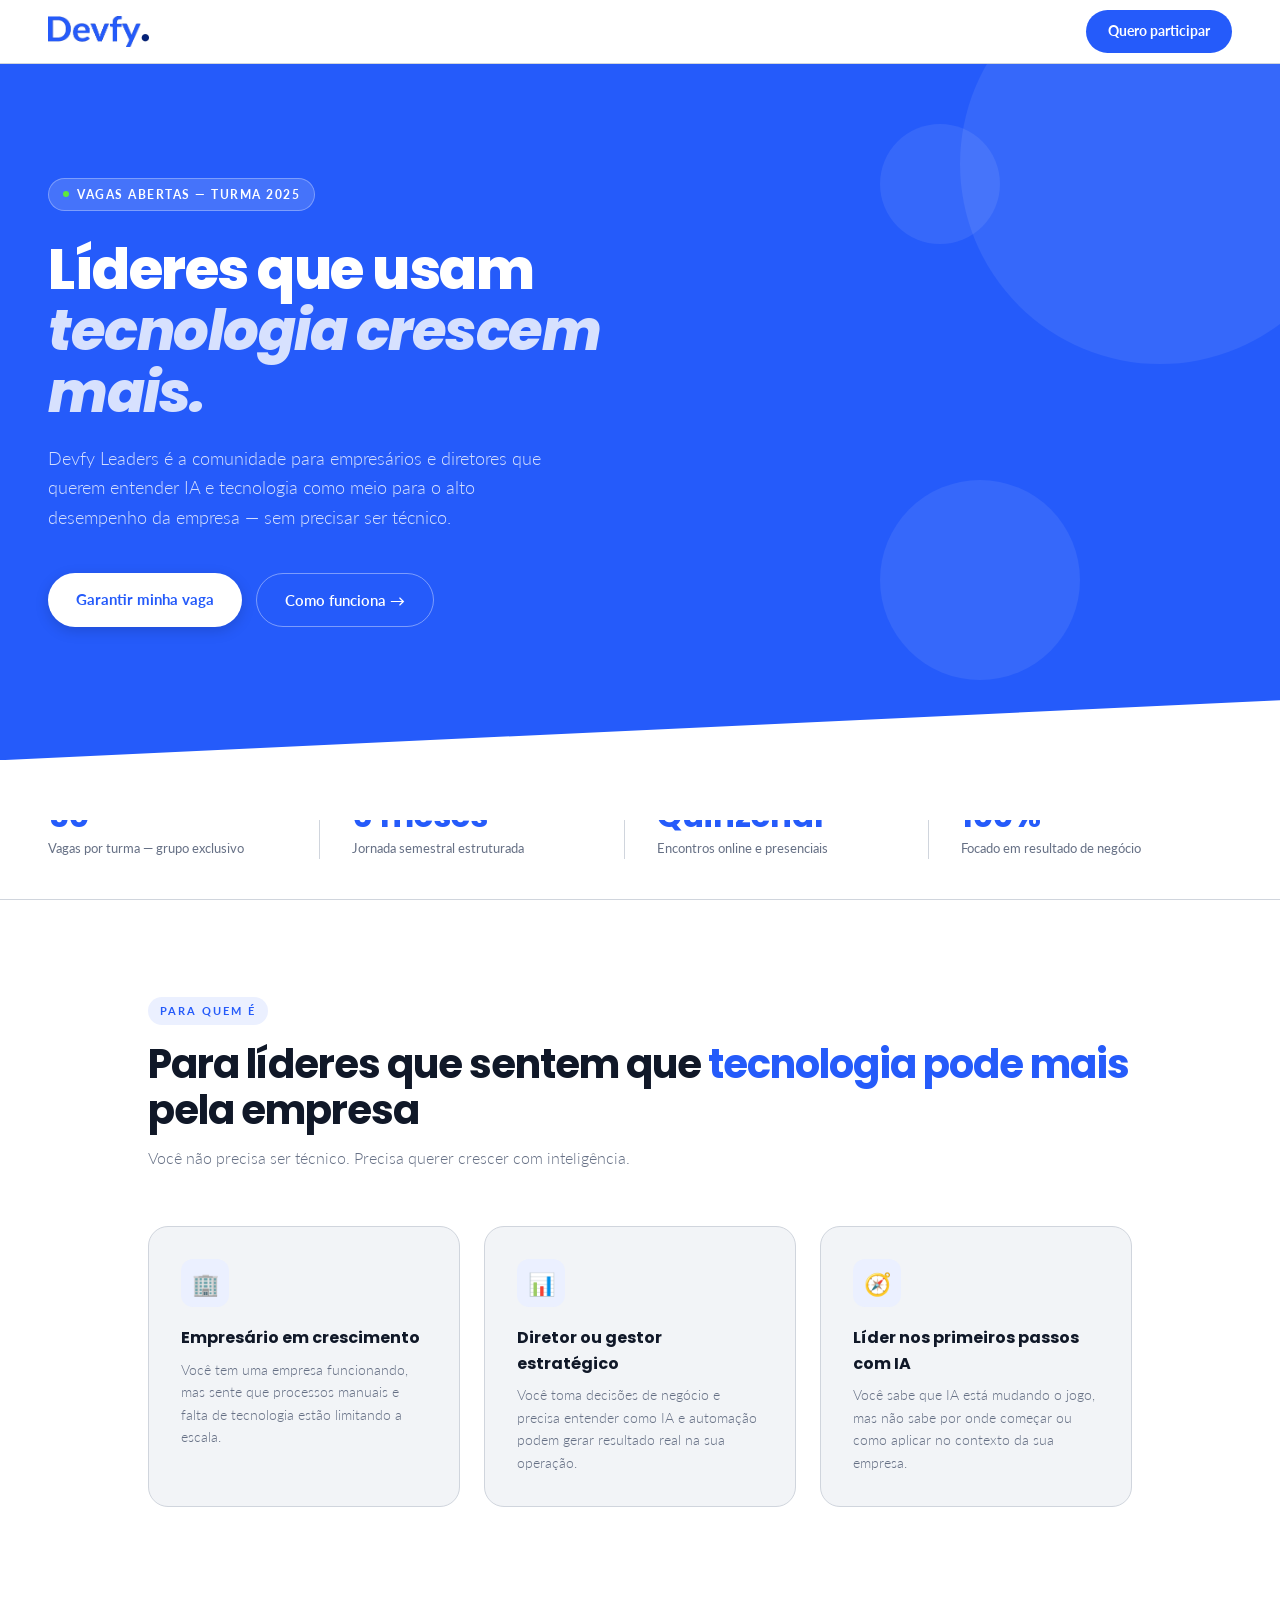
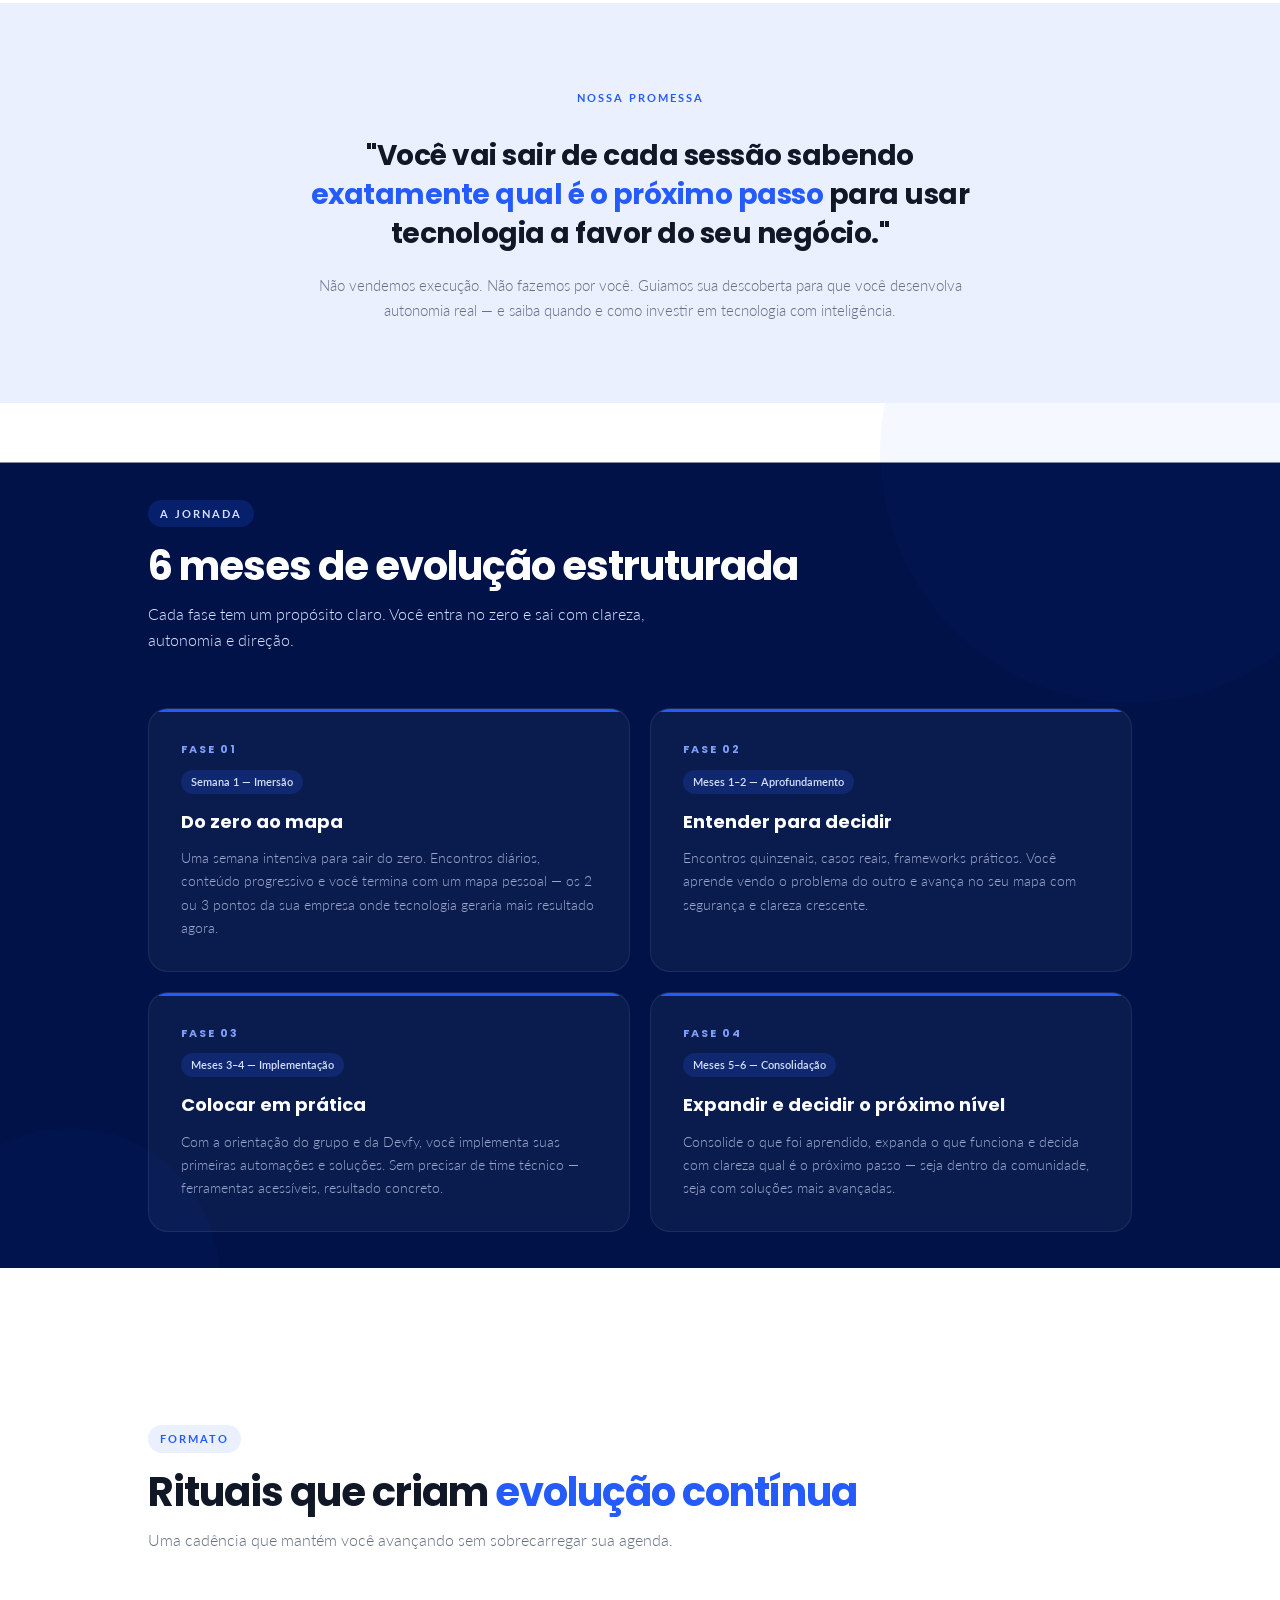
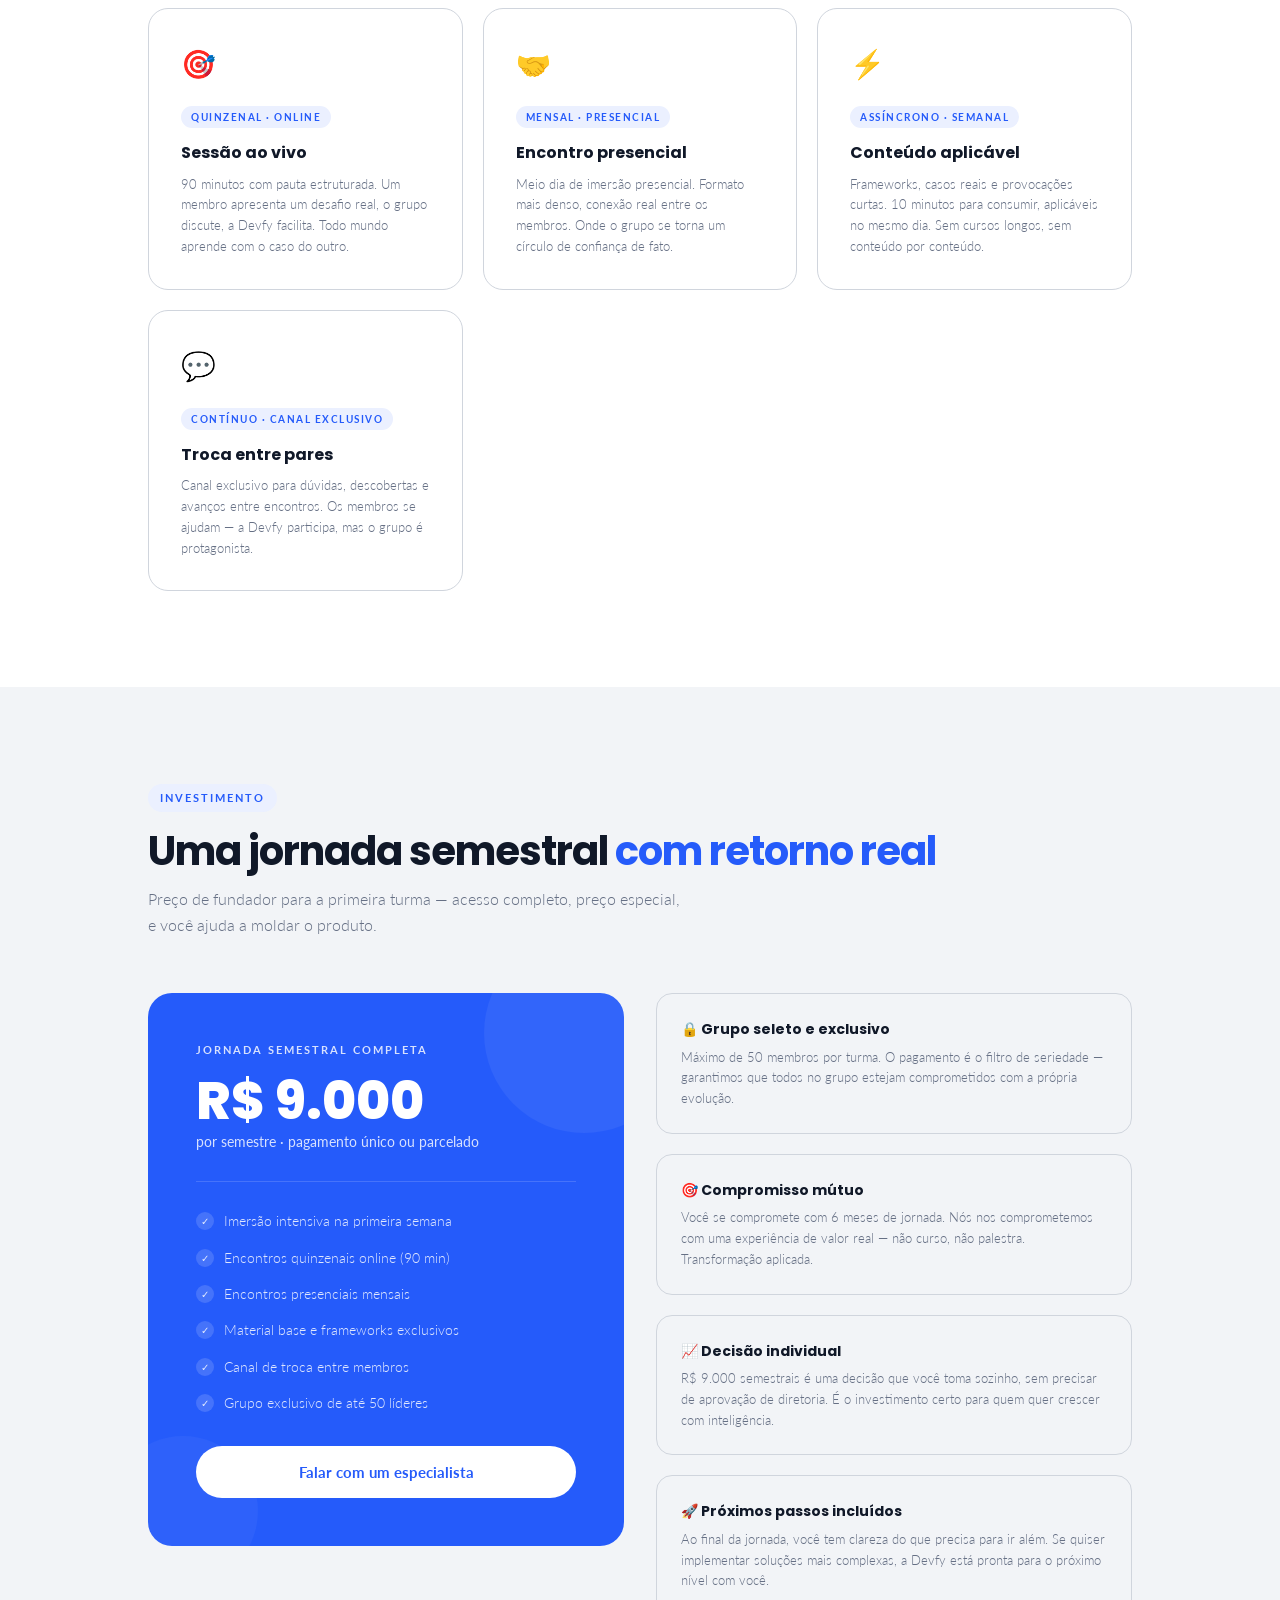
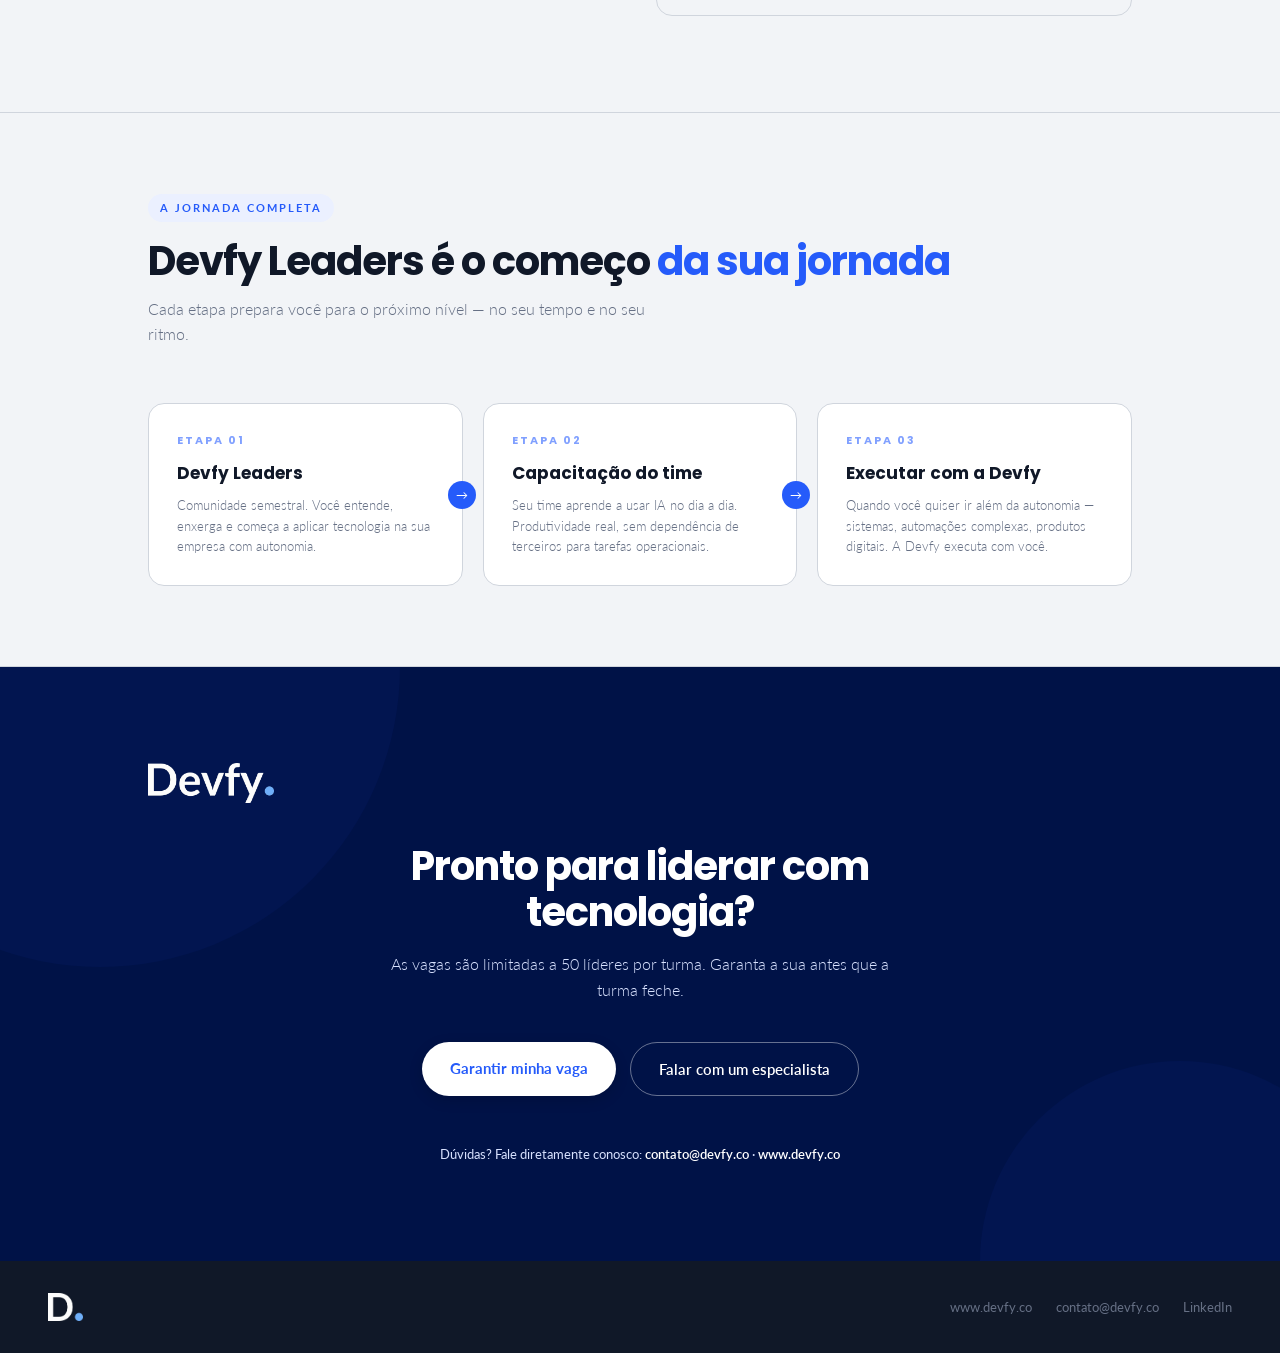
<file: devfy-leaders (1).html>
<!DOCTYPE html>
<html lang="pt-BR">
<head>
<meta charset="UTF-8">
<meta name="viewport" content="width=device-width, initial-scale=1.0">
<title>Devfy Leaders</title>
<link href="https://fonts.googleapis.com/css2?family=Poppins:wght@400;600;700;800&family=Lato:ital,wght@0,300;0,400;0,600;0,700;1,400&display=swap" rel="stylesheet">
<style>
  *, *::before, *::after { box-sizing: border-box; margin: 0; padding: 0; }

  :root {
    --blue-primary: #255BFA;
    --blue-dark: #072B94;
    --blue-deeper: #001247;
    --blue-100: #EBF0FF;
    --blue-200: #D7E1FE;
    --blue-400: #80A0FF;
    --gray-900: #101828;
    --gray-700: #344054;
    --gray-500: #667085;
    --gray-300: #D0D5DD;
    --gray-100: #F2F4F7;
    --white: #FFFFFF;
  }

  html { scroll-behavior: smooth; }

  body {
    background: var(--white);
    color: var(--gray-700);
    font-family: 'Lato', sans-serif;
    font-size: 16px;
    line-height: 1.6;
    overflow-x: hidden;
  }

  /* ── NAV ── */
  nav {
    position: fixed;
    top: 0; left: 0; right: 0;
    z-index: 100;
    background: rgba(255,255,255,0.95);
    backdrop-filter: blur(10px);
    border-bottom: 1px solid var(--gray-300);
    padding: 0 48px;
    height: 64px;
    display: flex;
    align-items: center;
    justify-content: space-between;
  }

  .nav-logo {
    font-family: 'Poppins', sans-serif;
    font-weight: 700;
    font-size: 20px;
    color: var(--blue-primary);
    text-decoration: none;
  }

  .nav-logo span { color: var(--blue-dark); }

  .nav-cta {
    background: var(--blue-primary);
    color: var(--white);
    font-family: 'Lato', sans-serif;
    font-weight: 700;
    font-size: 14px;
    padding: 10px 22px;
    border-radius: 100px;
    text-decoration: none;
    transition: background 0.2s;
  }

  .nav-cta:hover { background: var(--blue-dark); }

  /* ── HERO ── */
  .hero {
    padding-top: 64px;
    min-height: 100vh;
    display: flex;
    flex-direction: column;
    position: relative;
    overflow: hidden;
  }

  .hero-top {
    background: var(--blue-primary);
    flex: 1;
    display: flex;
    align-items: center;
    padding: 80px 48px 100px;
    position: relative;
  }

  /* diagonal cut */
  .hero-top::after {
    content: '';
    position: absolute;
    bottom: -60px;
    left: 0; right: 0;
    height: 120px;
    background: var(--white);
    clip-path: polygon(0 60px, 100% 0, 100% 120px, 0 120px);
    z-index: 1;
  }

  /* decorative circles */
  .hero-deco {
    position: absolute;
    border-radius: 50%;
    opacity: 0.08;
    background: var(--white);
    pointer-events: none;
  }

  .hero-deco-1 { width: 400px; height: 400px; top: -100px; right: -80px; }
  .hero-deco-2 { width: 200px; height: 200px; bottom: 80px; right: 200px; }
  .hero-deco-3 { width: 120px; height: 120px; top: 60px; right: 280px; }

  .hero-content {
    position: relative;
    z-index: 2;
    max-width: 680px;
  }

  .hero-pill {
    display: inline-flex;
    align-items: center;
    gap: 8px;
    background: rgba(255,255,255,0.15);
    border: 1px solid rgba(255,255,255,0.3);
    color: var(--white);
    font-size: 12px;
    font-weight: 700;
    letter-spacing: 1.5px;
    text-transform: uppercase;
    padding: 6px 14px;
    border-radius: 100px;
    margin-bottom: 28px;
  }

  .hero-pill-dot {
    width: 6px; height: 6px;
    border-radius: 50%;
    background: #5EE83C;
  }

  h1 {
    font-family: 'Poppins', sans-serif;
    font-size: clamp(36px, 5vw, 56px);
    font-weight: 800;
    line-height: 1.1;
    letter-spacing: -1.5px;
    color: var(--white);
    margin-bottom: 20px;
  }

  h1 em {
    font-style: italic;
    color: var(--blue-200);
  }

  .hero-sub {
    font-size: 18px;
    color: rgba(255,255,255,0.8);
    font-weight: 300;
    max-width: 520px;
    margin-bottom: 40px;
    line-height: 1.65;
  }

  .hero-actions {
    display: flex;
    gap: 14px;
    flex-wrap: wrap;
  }

  .btn-primary {
    background: var(--white);
    color: var(--blue-primary);
    font-family: 'Lato', sans-serif;
    font-weight: 700;
    font-size: 15px;
    padding: 14px 28px;
    border-radius: 100px;
    text-decoration: none;
    transition: transform 0.2s, box-shadow 0.2s;
    box-shadow: 0 4px 14px rgba(0,0,0,0.15);
  }

  .btn-primary:hover { transform: translateY(-2px); box-shadow: 0 8px 24px rgba(0,0,0,0.2); }

  .btn-ghost {
    background: transparent;
    color: var(--white);
    font-family: 'Lato', sans-serif;
    font-weight: 600;
    font-size: 15px;
    padding: 14px 28px;
    border-radius: 100px;
    border: 1.5px solid rgba(255,255,255,0.4);
    text-decoration: none;
    transition: border-color 0.2s, background 0.2s;
  }

  .btn-ghost:hover { border-color: var(--white); background: rgba(255,255,255,0.08); }

  /* hero stats */
  .hero-stats {
    background: var(--white);
    padding: 40px 48px;
    display: flex;
    gap: 0;
    border-bottom: 1px solid var(--gray-300);
  }

  .stat {
    flex: 1;
    padding: 0 32px;
    border-right: 1px solid var(--gray-300);
  }

  .stat:first-child { padding-left: 0; }
  .stat:last-child { border-right: none; }

  .stat-num {
    font-family: 'Poppins', sans-serif;
    font-size: 32px;
    font-weight: 700;
    color: var(--blue-primary);
    line-height: 1;
    margin-bottom: 6px;
  }

  .stat-label {
    font-size: 13px;
    color: var(--gray-500);
    font-weight: 400;
  }

  /* ── SECTIONS ── */
  .wrap { max-width: 1080px; margin: 0 auto; padding: 0 48px; }

  .section { padding: 96px 0; }

  .section-label {
    display: inline-block;
    background: var(--blue-100);
    color: var(--blue-primary);
    font-size: 11px;
    font-weight: 700;
    letter-spacing: 2px;
    text-transform: uppercase;
    padding: 5px 12px;
    border-radius: 100px;
    margin-bottom: 16px;
  }

  h2 {
    font-family: 'Poppins', sans-serif;
    font-size: clamp(28px, 3.5vw, 40px);
    font-weight: 700;
    color: var(--gray-900);
    letter-spacing: -1px;
    line-height: 1.15;
    margin-bottom: 12px;
  }

  h2 span { color: var(--blue-primary); }

  .section-sub {
    font-size: 16px;
    color: var(--gray-500);
    font-weight: 300;
    max-width: 540px;
    margin-bottom: 56px;
  }

  /* ── PARA QUEM ── */
  .audience-grid {
    display: grid;
    grid-template-columns: repeat(auto-fit, minmax(280px, 1fr));
    gap: 24px;
  }

  .audience-card {
    background: var(--gray-100);
    border-radius: 20px;
    padding: 32px;
    border: 1px solid var(--gray-300);
    transition: border-color 0.2s, transform 0.2s;
  }

  .audience-card:hover {
    border-color: var(--blue-primary);
    transform: translateY(-3px);
  }

  .aud-icon {
    width: 48px; height: 48px;
    background: var(--blue-100);
    border-radius: 12px;
    display: flex; align-items: center; justify-content: center;
    font-size: 22px;
    margin-bottom: 18px;
  }

  .aud-title {
    font-family: 'Poppins', sans-serif;
    font-size: 16px;
    font-weight: 700;
    color: var(--gray-900);
    margin-bottom: 8px;
  }

  .aud-desc {
    font-size: 14px;
    color: var(--gray-500);
    font-weight: 300;
    line-height: 1.6;
  }

  /* ── JORNADA ── */
  .jornada-section {
    background: var(--blue-deeper);
    padding: 96px 0;
    position: relative;
    overflow: hidden;
  }

  .jornada-section::before {
    content: '';
    position: absolute;
    top: -60px; left: 0; right: 0;
    height: 120px;
    background: var(--white);
    clip-path: polygon(0 0, 100% 60px, 100% 120px, 0 120px);
  }

  .jornada-section::after {
    content: '';
    position: absolute;
    bottom: -60px; left: 0; right: 0;
    height: 120px;
    background: var(--white);
    clip-path: polygon(0 0, 100% 0, 100% 60px, 0 120px);
  }

  .jornada-deco {
    position: absolute;
    border-radius: 50%;
    opacity: 0.04;
    background: var(--blue-primary);
    pointer-events: none;
  }

  .jd-1 { width: 500px; height: 500px; top: -200px; right: -100px; }
  .jd-2 { width: 300px; height: 300px; bottom: -100px; left: -80px; }

  .jornada-section h2 { color: var(--white); }

  .jornada-section .section-label {
    background: rgba(37,91,250,0.2);
    color: var(--blue-200);
  }

  .jornada-section .section-sub { color: var(--blue-200); }

  .fases {
    display: grid;
    grid-template-columns: repeat(2, 1fr);
    gap: 20px;
  }

  .fase-card {
    background: rgba(255,255,255,0.04);
    border: 1px solid rgba(255,255,255,0.08);
    border-radius: 20px;
    padding: 32px;
    position: relative;
    overflow: hidden;
    transition: border-color 0.2s;
  }

  .fase-card:hover { border-color: rgba(37,91,250,0.5); }

  .fase-card::before {
    content: '';
    position: absolute;
    top: 0; left: 0; right: 0;
    height: 3px;
    background: var(--blue-primary);
    border-radius: 20px 20px 0 0;
  }

  .fase-num {
    font-family: 'Poppins', sans-serif;
    font-size: 11px;
    font-weight: 700;
    letter-spacing: 2px;
    text-transform: uppercase;
    color: var(--blue-400);
    margin-bottom: 8px;
  }

  .fase-period {
    display: inline-block;
    background: rgba(37,91,250,0.2);
    color: var(--blue-200);
    font-size: 11px;
    font-weight: 600;
    padding: 3px 10px;
    border-radius: 100px;
    margin-bottom: 14px;
  }

  .fase-title {
    font-family: 'Poppins', sans-serif;
    font-size: 18px;
    font-weight: 700;
    color: var(--white);
    margin-bottom: 10px;
  }

  .fase-desc {
    font-size: 14px;
    color: rgba(215,225,254,0.7);
    font-weight: 300;
    line-height: 1.65;
  }

  /* ── RITUAIS ── */
  .rituais-grid {
    display: grid;
    grid-template-columns: repeat(auto-fit, minmax(240px, 1fr));
    gap: 20px;
  }

  .ritual-card {
    background: var(--white);
    border: 1px solid var(--gray-300);
    border-radius: 20px;
    padding: 32px;
    transition: border-color 0.2s, box-shadow 0.2s;
  }

  .ritual-card:hover {
    border-color: var(--blue-primary);
    box-shadow: 0 8px 24px rgba(37,91,250,0.08);
  }

  .ritual-icon {
    font-size: 28px;
    margin-bottom: 16px;
    display: block;
  }

  .ritual-freq {
    display: inline-block;
    background: var(--blue-100);
    color: var(--blue-primary);
    font-size: 10px;
    font-weight: 700;
    letter-spacing: 1.5px;
    text-transform: uppercase;
    padding: 3px 10px;
    border-radius: 100px;
    margin-bottom: 12px;
  }

  .ritual-title {
    font-family: 'Poppins', sans-serif;
    font-size: 16px;
    font-weight: 700;
    color: var(--gray-900);
    margin-bottom: 8px;
  }

  .ritual-desc {
    font-size: 13px;
    color: var(--gray-500);
    font-weight: 300;
    line-height: 1.6;
  }

  /* ── PROMESSA ── */
  .promessa-section {
    background: var(--blue-100);
    padding: 80px 0;
    text-align: center;
  }

  .promessa-box {
    max-width: 700px;
    margin: 0 auto;
  }

  .promessa-quote {
    font-family: 'Poppins', sans-serif;
    font-size: clamp(20px, 2.5vw, 28px);
    font-weight: 700;
    color: var(--gray-900);
    line-height: 1.4;
    letter-spacing: -0.5px;
    margin-bottom: 20px;
  }

  .promessa-quote span { color: var(--blue-primary); }

  .promessa-sub {
    font-size: 15px;
    color: var(--gray-500);
    font-weight: 300;
    line-height: 1.65;
  }

  /* ── INVESTIMENTO ── */
  .invest-wrap {
    display: grid;
    grid-template-columns: 1fr 1fr;
    gap: 32px;
    align-items: start;
  }

  .invest-card {
    background: var(--blue-primary);
    border-radius: 24px;
    padding: 48px;
    color: var(--white);
    position: relative;
    overflow: hidden;
  }

  .invest-card::before {
    content: '';
    position: absolute;
    top: -60px; right: -60px;
    width: 200px; height: 200px;
    border-radius: 50%;
    background: rgba(255,255,255,0.06);
  }

  .invest-card::after {
    content: '';
    position: absolute;
    bottom: -40px; left: -40px;
    width: 150px; height: 150px;
    border-radius: 50%;
    background: rgba(255,255,255,0.04);
  }

  .invest-label {
    font-size: 11px;
    font-weight: 700;
    letter-spacing: 2px;
    text-transform: uppercase;
    color: var(--blue-200);
    margin-bottom: 16px;
  }

  .invest-price {
    font-family: 'Poppins', sans-serif;
    font-size: 52px;
    font-weight: 800;
    color: var(--white);
    line-height: 1;
    margin-bottom: 4px;
  }

  .invest-period {
    font-size: 14px;
    color: var(--blue-200);
    margin-bottom: 28px;
  }

  .invest-divider {
    border: none;
    border-top: 1px solid rgba(255,255,255,0.15);
    margin-bottom: 28px;
  }

  .invest-item {
    display: flex;
    align-items: flex-start;
    gap: 10px;
    margin-bottom: 14px;
    font-size: 14px;
    color: rgba(255,255,255,0.85);
    font-weight: 300;
  }

  .invest-check {
    width: 18px; height: 18px;
    background: rgba(255,255,255,0.15);
    border-radius: 50%;
    display: flex; align-items: center; justify-content: center;
    font-size: 10px;
    flex-shrink: 0;
    margin-top: 2px;
  }

  .invest-cta {
    display: block;
    background: var(--white);
    color: var(--blue-primary);
    font-family: 'Lato', sans-serif;
    font-weight: 700;
    font-size: 15px;
    padding: 14px 28px;
    border-radius: 100px;
    text-decoration: none;
    text-align: center;
    margin-top: 32px;
    position: relative;
    z-index: 1;
    transition: transform 0.2s, box-shadow 0.2s;
  }

  .invest-cta:hover { transform: translateY(-2px); box-shadow: 0 8px 24px rgba(0,0,0,0.2); }

  .invest-details {
    display: flex;
    flex-direction: column;
    gap: 20px;
  }

  .detail-card {
    background: var(--gray-100);
    border: 1px solid var(--gray-300);
    border-radius: 16px;
    padding: 24px;
  }

  .detail-title {
    font-family: 'Poppins', sans-serif;
    font-size: 14px;
    font-weight: 700;
    color: var(--gray-900);
    margin-bottom: 6px;
    display: flex;
    align-items: center;
    gap: 8px;
  }

  .detail-desc {
    font-size: 13px;
    color: var(--gray-500);
    font-weight: 300;
    line-height: 1.6;
  }

  /* ── UPSELL ── */
  .upsell-section {
    background: var(--gray-100);
    padding: 80px 0;
    border-top: 1px solid var(--gray-300);
    border-bottom: 1px solid var(--gray-300);
  }

  .upsell-grid {
    display: grid;
    grid-template-columns: repeat(3, 1fr);
    gap: 20px;
    margin-top: 48px;
  }

  .upsell-card {
    background: var(--white);
    border: 1px solid var(--gray-300);
    border-radius: 16px;
    padding: 28px;
    position: relative;
  }

  .upsell-step {
    font-family: 'Poppins', sans-serif;
    font-size: 11px;
    font-weight: 700;
    letter-spacing: 2px;
    text-transform: uppercase;
    color: var(--blue-400);
    margin-bottom: 10px;
  }

  .upsell-title {
    font-family: 'Poppins', sans-serif;
    font-size: 17px;
    font-weight: 700;
    color: var(--gray-900);
    margin-bottom: 8px;
  }

  .upsell-desc {
    font-size: 13px;
    color: var(--gray-500);
    font-weight: 300;
    line-height: 1.6;
  }

  .upsell-arrow {
    position: absolute;
    right: -14px;
    top: 50%;
    transform: translateY(-50%);
    background: var(--blue-primary);
    color: var(--white);
    width: 28px; height: 28px;
    border-radius: 50%;
    display: flex; align-items: center; justify-content: center;
    font-size: 12px;
    z-index: 1;
  }

  .upsell-card:last-child .upsell-arrow { display: none; }

  /* ── CTA FINAL ── */
  .cta-section {
    background: var(--blue-deeper);
    padding: 96px 0;
    text-align: center;
    position: relative;
    overflow: hidden;
  }

  .cta-deco {
    position: absolute;
    border-radius: 50%;
    opacity: 0.05;
    background: var(--blue-primary);
    pointer-events: none;
  }

  .cta-d1 { width: 600px; height: 600px; top: -300px; left: -200px; }
  .cta-d2 { width: 400px; height: 400px; bottom: -200px; right: -100px; }

  .cta-logo {
    font-family: 'Poppins', sans-serif;
    font-weight: 700;
    font-size: 22px;
    color: var(--white);
    margin-bottom: 40px;
    display: block;
    position: relative;
    z-index: 1;
  }

  .cta-logo span { color: var(--blue-400); }

  .cta-section h2 {
    color: var(--white);
    max-width: 560px;
    margin: 0 auto 16px;
    position: relative;
    z-index: 1;
  }

  .cta-section .section-sub {
    color: var(--blue-200);
    margin: 0 auto 40px;
    position: relative;
    z-index: 1;
  }

  .cta-actions {
    display: flex;
    gap: 14px;
    justify-content: center;
    flex-wrap: wrap;
    position: relative;
    z-index: 1;
  }

  .cta-contact {
    margin-top: 48px;
    font-size: 13px;
    color: var(--blue-200);
    position: relative;
    z-index: 1;
  }

  .cta-contact a { color: var(--white); text-decoration: none; font-weight: 600; }

  /* ── FOOTER ── */
  footer {
    background: var(--gray-900);
    padding: 32px 48px;
    display: flex;
    align-items: center;
    justify-content: space-between;
    flex-wrap: wrap;
    gap: 16px;
  }

  .footer-logo {
    font-family: 'Poppins', sans-serif;
    font-weight: 700;
    font-size: 18px;
    color: var(--white);
  }

  .footer-logo span { color: var(--blue-400); }

  .footer-links {
    display: flex;
    gap: 24px;
  }

  .footer-links a {
    color: var(--gray-500);
    font-size: 13px;
    text-decoration: none;
    transition: color 0.2s;
  }

  .footer-links a:hover { color: var(--white); }

  /* ── ANIMATIONS ── */
  @keyframes fadeUp {
    from { opacity: 0; transform: translateY(20px); }
    to   { opacity: 1; transform: translateY(0); }
  }

  .hero-content { animation: fadeUp 0.7s ease both; }
  .hero-stats   { animation: fadeUp 0.7s ease 0.2s both; }

  /* ── RESPONSIVE ── */
  @media (max-width: 768px) {
    nav { padding: 0 24px; }
    .hero-top { padding: 60px 24px 80px; }
    .hero-stats { padding: 32px 24px; flex-direction: column; gap: 24px; }
    .stat { border-right: none; border-bottom: 1px solid var(--gray-300); padding: 0 0 24px; }
    .stat:last-child { border-bottom: none; padding-bottom: 0; }
    .wrap { padding: 0 24px; }
    .fases { grid-template-columns: 1fr; }
    .invest-wrap { grid-template-columns: 1fr; }
    .upsell-grid { grid-template-columns: 1fr; }
    .upsell-arrow { display: none !important; }
    footer { padding: 24px; flex-direction: column; text-align: center; }
  }
</style>
</head>
<body>

<!-- NAV -->
<nav>
  <img src="[data-uri]" alt="Devfy" style="height:32px;object-fit:contain;">
  <a href="#investimento" class="nav-cta">Quero participar</a>
</nav>

<!-- HERO -->
<section class="hero">
  <div class="hero-top">
    <div class="hero-deco hero-deco-1"></div>
    <div class="hero-deco hero-deco-2"></div>
    <div class="hero-deco hero-deco-3"></div>

    <div class="hero-content">
      <div class="hero-pill">
        <span class="hero-pill-dot"></span>
        Vagas abertas — turma 2025
      </div>
      <h1>Líderes que usam<br><em>tecnologia crescem mais.</em></h1>
      <p class="hero-sub">
        Devfy Leaders é a comunidade para empresários e diretores que querem entender IA e tecnologia como meio para o alto desempenho da empresa — sem precisar ser técnico.
      </p>
      <div class="hero-actions">
        <a href="#investimento" class="btn-primary">Garantir minha vaga</a>
        <a href="#como-funciona" class="btn-ghost">Como funciona →</a>
      </div>
    </div>
  </div>

  <div class="hero-stats">
    <div class="stat">
      <div class="stat-num">50</div>
      <div class="stat-label">Vagas por turma — grupo exclusivo</div>
    </div>
    <div class="stat">
      <div class="stat-num">6 meses</div>
      <div class="stat-label">Jornada semestral estruturada</div>
    </div>
    <div class="stat">
      <div class="stat-num">Quinzenal</div>
      <div class="stat-label">Encontros online e presenciais</div>
    </div>
    <div class="stat">
      <div class="stat-num">100%</div>
      <div class="stat-label">Focado em resultado de negócio</div>
    </div>
  </div>
</section>

<!-- PARA QUEM -->
<section class="section">
  <div class="wrap">
    <span class="section-label">Para quem é</span>
    <h2>Para líderes que sentem que <span>tecnologia pode mais</span> pela empresa</h2>
    <p class="section-sub">Você não precisa ser técnico. Precisa querer crescer com inteligência.</p>

    <div class="audience-grid">
      <div class="audience-card">
        <div class="aud-icon">🏢</div>
        <div class="aud-title">Empresário em crescimento</div>
        <div class="aud-desc">Você tem uma empresa funcionando, mas sente que processos manuais e falta de tecnologia estão limitando a escala.</div>
      </div>
      <div class="audience-card">
        <div class="aud-icon">📊</div>
        <div class="aud-title">Diretor ou gestor estratégico</div>
        <div class="aud-desc">Você toma decisões de negócio e precisa entender como IA e automação podem gerar resultado real na sua operação.</div>
      </div>
      <div class="audience-card">
        <div class="aud-icon">🧭</div>
        <div class="aud-title">Líder nos primeiros passos com IA</div>
        <div class="aud-desc">Você sabe que IA está mudando o jogo, mas não sabe por onde começar ou como aplicar no contexto da sua empresa.</div>
      </div>
    </div>
  </div>
</section>

<!-- PROMESSA -->
<div class="promessa-section">
  <div class="wrap">
    <div class="promessa-box">
      <div class="section-label" style="margin-bottom:24px">Nossa promessa</div>
      <p class="promessa-quote">
        "Você vai sair de cada sessão sabendo <span>exatamente qual é o próximo passo</span> para usar tecnologia a favor do seu negócio."
      </p>
      <p class="promessa-sub">
        Não vendemos execução. Não fazemos por você. Guiamos sua descoberta para que você desenvolva autonomia real — e saiba quando e como investir em tecnologia com inteligência.
      </p>
    </div>
  </div>
</div>

<!-- COMO FUNCIONA -->
<section class="jornada-section" id="como-funciona">
  <div class="jornada-deco jd-1"></div>
  <div class="jornada-deco jd-2"></div>

  <div class="wrap">
    <span class="section-label">A jornada</span>
    <h2>6 meses de evolução estruturada</h2>
    <p class="section-sub">Cada fase tem um propósito claro. Você entra no zero e sai com clareza, autonomia e direção.</p>

    <div class="fases">
      <div class="fase-card">
        <div class="fase-num">Fase 01</div>
        <div class="fase-period">Semana 1 — Imersão</div>
        <div class="fase-title">Do zero ao mapa</div>
        <div class="fase-desc">Uma semana intensiva para sair do zero. Encontros diários, conteúdo progressivo e você termina com um mapa pessoal — os 2 ou 3 pontos da sua empresa onde tecnologia geraria mais resultado agora.</div>
      </div>
      <div class="fase-card">
        <div class="fase-num">Fase 02</div>
        <div class="fase-period">Meses 1–2 — Aprofundamento</div>
        <div class="fase-title">Entender para decidir</div>
        <div class="fase-desc">Encontros quinzenais, casos reais, frameworks práticos. Você aprende vendo o problema do outro e avança no seu mapa com segurança e clareza crescente.</div>
      </div>
      <div class="fase-card">
        <div class="fase-num">Fase 03</div>
        <div class="fase-period">Meses 3–4 — Implementação</div>
        <div class="fase-title">Colocar em prática</div>
        <div class="fase-desc">Com a orientação do grupo e da Devfy, você implementa suas primeiras automações e soluções. Sem precisar de time técnico — ferramentas acessíveis, resultado concreto.</div>
      </div>
      <div class="fase-card">
        <div class="fase-num">Fase 04</div>
        <div class="fase-period">Meses 5–6 — Consolidação</div>
        <div class="fase-title">Expandir e decidir o próximo nível</div>
        <div class="fase-desc">Consolide o que foi aprendido, expanda o que funciona e decida com clareza qual é o próximo passo — seja dentro da comunidade, seja com soluções mais avançadas.</div>
      </div>
    </div>
  </div>
</section>

<!-- RITUAIS -->
<section class="section">
  <div class="wrap">
    <span class="section-label">Formato</span>
    <h2>Rituais que criam <span>evolução contínua</span></h2>
    <p class="section-sub">Uma cadência que mantém você avançando sem sobrecarregar sua agenda.</p>

    <div class="rituais-grid">
      <div class="ritual-card">
        <span class="ritual-icon">🎯</span>
        <span class="ritual-freq">Quinzenal · Online</span>
        <div class="ritual-title">Sessão ao vivo</div>
        <div class="ritual-desc">90 minutos com pauta estruturada. Um membro apresenta um desafio real, o grupo discute, a Devfy facilita. Todo mundo aprende com o caso do outro.</div>
      </div>
      <div class="ritual-card">
        <span class="ritual-icon">🤝</span>
        <span class="ritual-freq">Mensal · Presencial</span>
        <div class="ritual-title">Encontro presencial</div>
        <div class="ritual-desc">Meio dia de imersão presencial. Formato mais denso, conexão real entre os membros. Onde o grupo se torna um círculo de confiança de fato.</div>
      </div>
      <div class="ritual-card">
        <span class="ritual-icon">⚡</span>
        <span class="ritual-freq">Assíncrono · Semanal</span>
        <div class="ritual-title">Conteúdo aplicável</div>
        <div class="ritual-desc">Frameworks, casos reais e provocações curtas. 10 minutos para consumir, aplicáveis no mesmo dia. Sem cursos longos, sem conteúdo por conteúdo.</div>
      </div>
      <div class="ritual-card">
        <span class="ritual-icon">💬</span>
        <span class="ritual-freq">Contínuo · Canal exclusivo</span>
        <div class="ritual-title">Troca entre pares</div>
        <div class="ritual-desc">Canal exclusivo para dúvidas, descobertas e avanços entre encontros. Os membros se ajudam — a Devfy participa, mas o grupo é protagonista.</div>
      </div>
    </div>
  </div>
</section>

<!-- INVESTIMENTO -->
<section class="section" id="investimento" style="background: var(--gray-100); padding: 96px 0;">
  <div class="wrap">
    <span class="section-label">Investimento</span>
    <h2>Uma jornada semestral <span>com retorno real</span></h2>
    <p class="section-sub">Preço de fundador para a primeira turma — acesso completo, preço especial, e você ajuda a moldar o produto.</p>

    <div class="invest-wrap">
      <div class="invest-card">
        <div class="invest-label">Jornada semestral completa</div>
        <div class="invest-price">R$ 9.000</div>
        <div class="invest-period">por semestre · pagamento único ou parcelado</div>
        <hr class="invest-divider">
        <div class="invest-item">
          <div class="invest-check">✓</div>
          Imersão intensiva na primeira semana
        </div>
        <div class="invest-item">
          <div class="invest-check">✓</div>
          Encontros quinzenais online (90 min)
        </div>
        <div class="invest-item">
          <div class="invest-check">✓</div>
          Encontros presenciais mensais
        </div>
        <div class="invest-item">
          <div class="invest-check">✓</div>
          Material base e frameworks exclusivos
        </div>
        <div class="invest-item">
          <div class="invest-check">✓</div>
          Canal de troca entre membros
        </div>
        <div class="invest-item">
          <div class="invest-check">✓</div>
          Grupo exclusivo de até 50 líderes
        </div>
        <a href="mailto:contato@devfy.co" class="invest-cta">Falar com um especialista</a>
      </div>

      <div class="invest-details">
        <div class="detail-card">
          <div class="detail-title">🔒 Grupo seleto e exclusivo</div>
          <div class="detail-desc">Máximo de 50 membros por turma. O pagamento é o filtro de seriedade — garantimos que todos no grupo estejam comprometidos com a própria evolução.</div>
        </div>
        <div class="detail-card">
          <div class="detail-title">🎯 Compromisso mútuo</div>
          <div class="detail-desc">Você se compromete com 6 meses de jornada. Nós nos comprometemos com uma experiência de valor real — não curso, não palestra. Transformação aplicada.</div>
        </div>
        <div class="detail-card">
          <div class="detail-title">📈 Decisão individual</div>
          <div class="detail-desc">R$ 9.000 semestrais é uma decisão que você toma sozinho, sem precisar de aprovação de diretoria. É o investimento certo para quem quer crescer com inteligência.</div>
        </div>
        <div class="detail-card">
          <div class="detail-title">🚀 Próximos passos incluídos</div>
          <div class="detail-desc">Ao final da jornada, você tem clareza do que precisa para ir além. Se quiser implementar soluções mais complexas, a Devfy está pronta para o próximo nível com você.</div>
        </div>
      </div>
    </div>
  </div>
</section>

<!-- UPSELL / JORNADA COMPLETA -->
<section class="upsell-section">
  <div class="wrap">
    <span class="section-label">A jornada completa</span>
    <h2>Devfy Leaders é o começo <span>da sua jornada</span></h2>
    <p class="section-sub">Cada etapa prepara você para o próximo nível — no seu tempo e no seu ritmo.</p>

    <div class="upsell-grid">
      <div class="upsell-card">
        <div class="upsell-step">Etapa 01</div>
        <div class="upsell-title">Devfy Leaders</div>
        <div class="upsell-desc">Comunidade semestral. Você entende, enxerga e começa a aplicar tecnologia na sua empresa com autonomia.</div>
        <div class="upsell-arrow">→</div>
      </div>
      <div class="upsell-card">
        <div class="upsell-step">Etapa 02</div>
        <div class="upsell-title">Capacitação do time</div>
        <div class="upsell-desc">Seu time aprende a usar IA no dia a dia. Produtividade real, sem dependência de terceiros para tarefas operacionais.</div>
        <div class="upsell-arrow">→</div>
      </div>
      <div class="upsell-card">
        <div class="upsell-step">Etapa 03</div>
        <div class="upsell-title">Executar com a Devfy</div>
        <div class="upsell-desc">Quando você quiser ir além da autonomia — sistemas, automações complexas, produtos digitais. A Devfy executa com você.</div>
        <div class="upsell-arrow">→</div>
      </div>
    </div>
  </div>
</section>

<!-- CTA FINAL -->
<section class="cta-section">
  <div class="cta-deco cta-d1"></div>
  <div class="cta-deco cta-d2"></div>

  <div class="wrap">
    <img src="[data-uri]" alt="Devfy" style="height:40px;object-fit:contain;margin-bottom:40px;display:block;position:relative;z-index:1;">
    <h2>Pronto para liderar com tecnologia?</h2>
    <p class="section-sub">As vagas são limitadas a 50 líderes por turma. Garanta a sua antes que a turma feche.</p>
    <div class="cta-actions">
      <a href="mailto:contato@devfy.co" class="btn-primary">Garantir minha vaga</a>
      <a href="mailto:contato@devfy.co" class="btn-ghost">Falar com um especialista</a>
    </div>
    <p class="cta-contact">
      Dúvidas? Fale diretamente conosco: <a href="mailto:contato@devfy.co">contato@devfy.co</a> · <a href="https://www.devfy.co" target="_blank">www.devfy.co</a>
    </p>
  </div>
</section>

<!-- FOOTER -->
<footer>
  <img src="[data-uri]" alt="Devfy" style="height:28px;object-fit:contain;">
  <div class="footer-links">
    <a href="https://www.devfy.co">www.devfy.co</a>
    <a href="mailto:contato@devfy.co">contato@devfy.co</a>
    <a href="https://linkedin.com/company/devfy">LinkedIn</a>
  </div>
</footer>

</body>
</html>
</file>
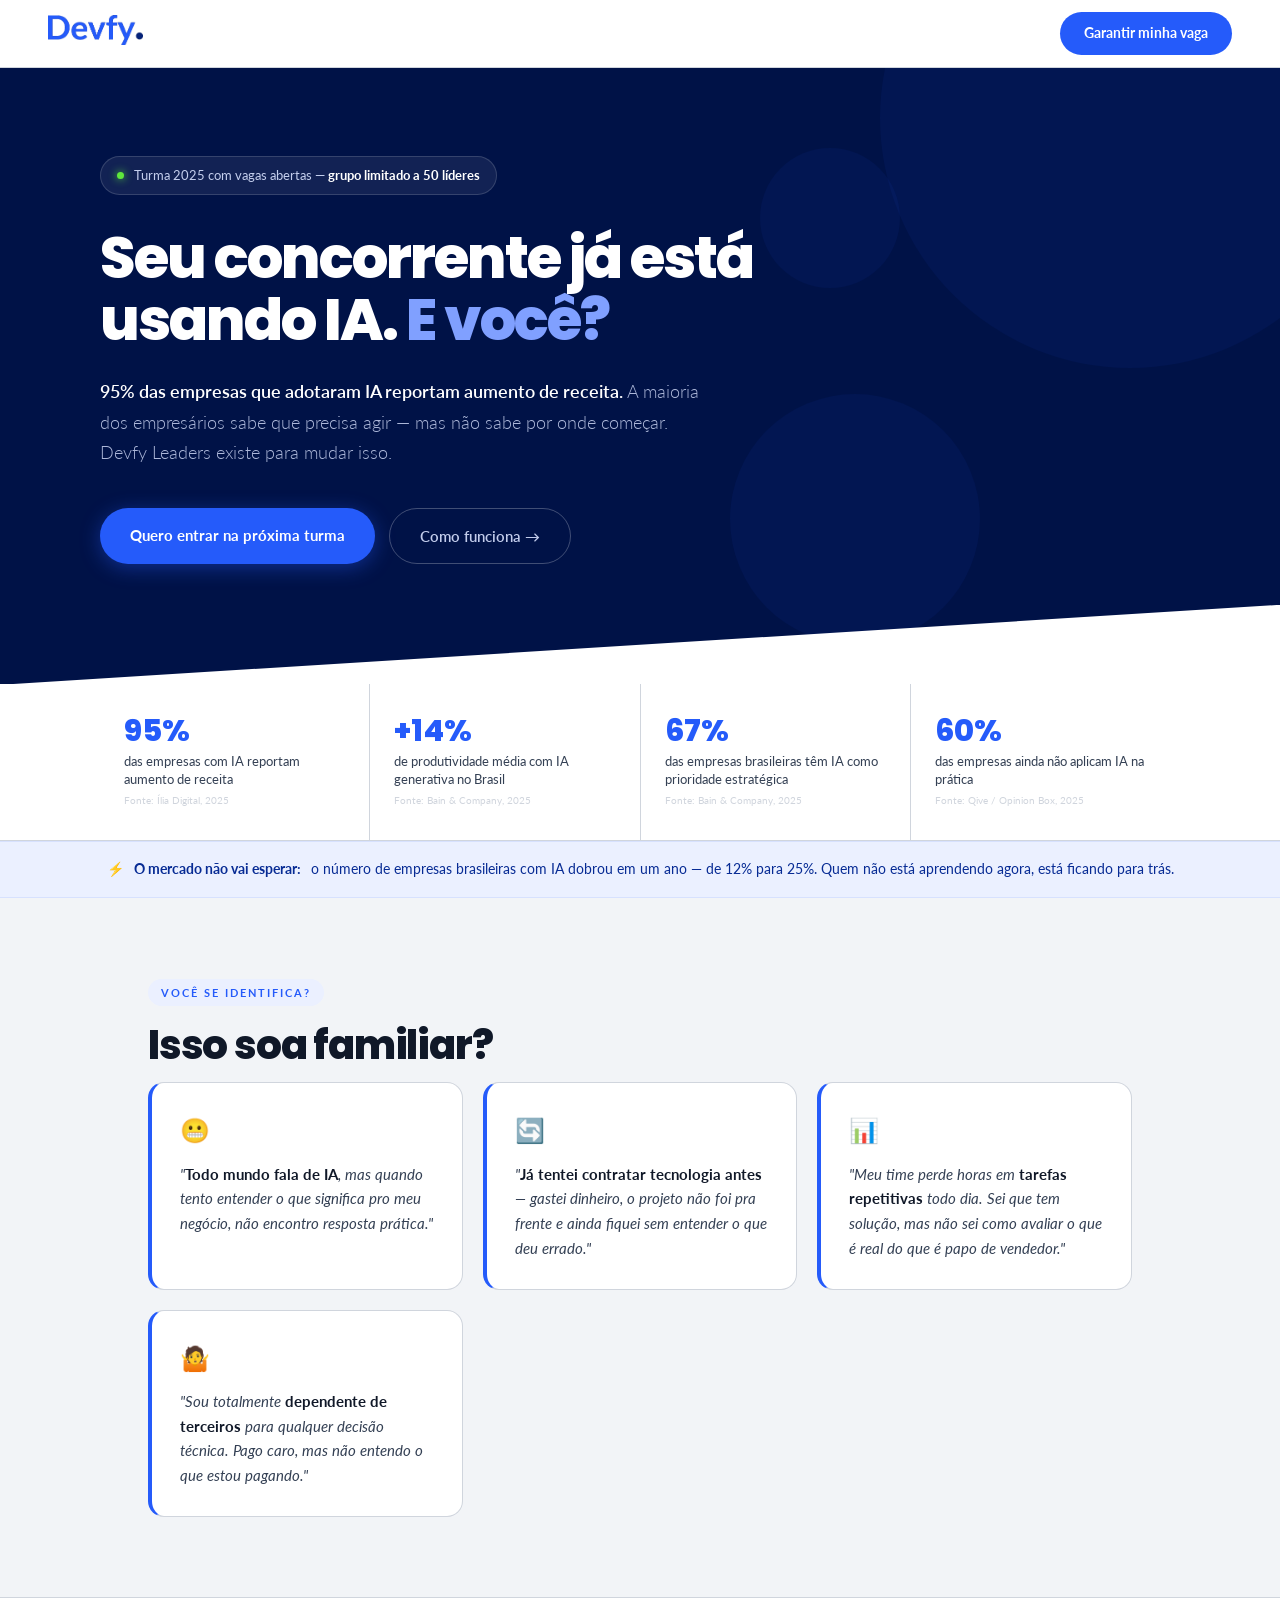
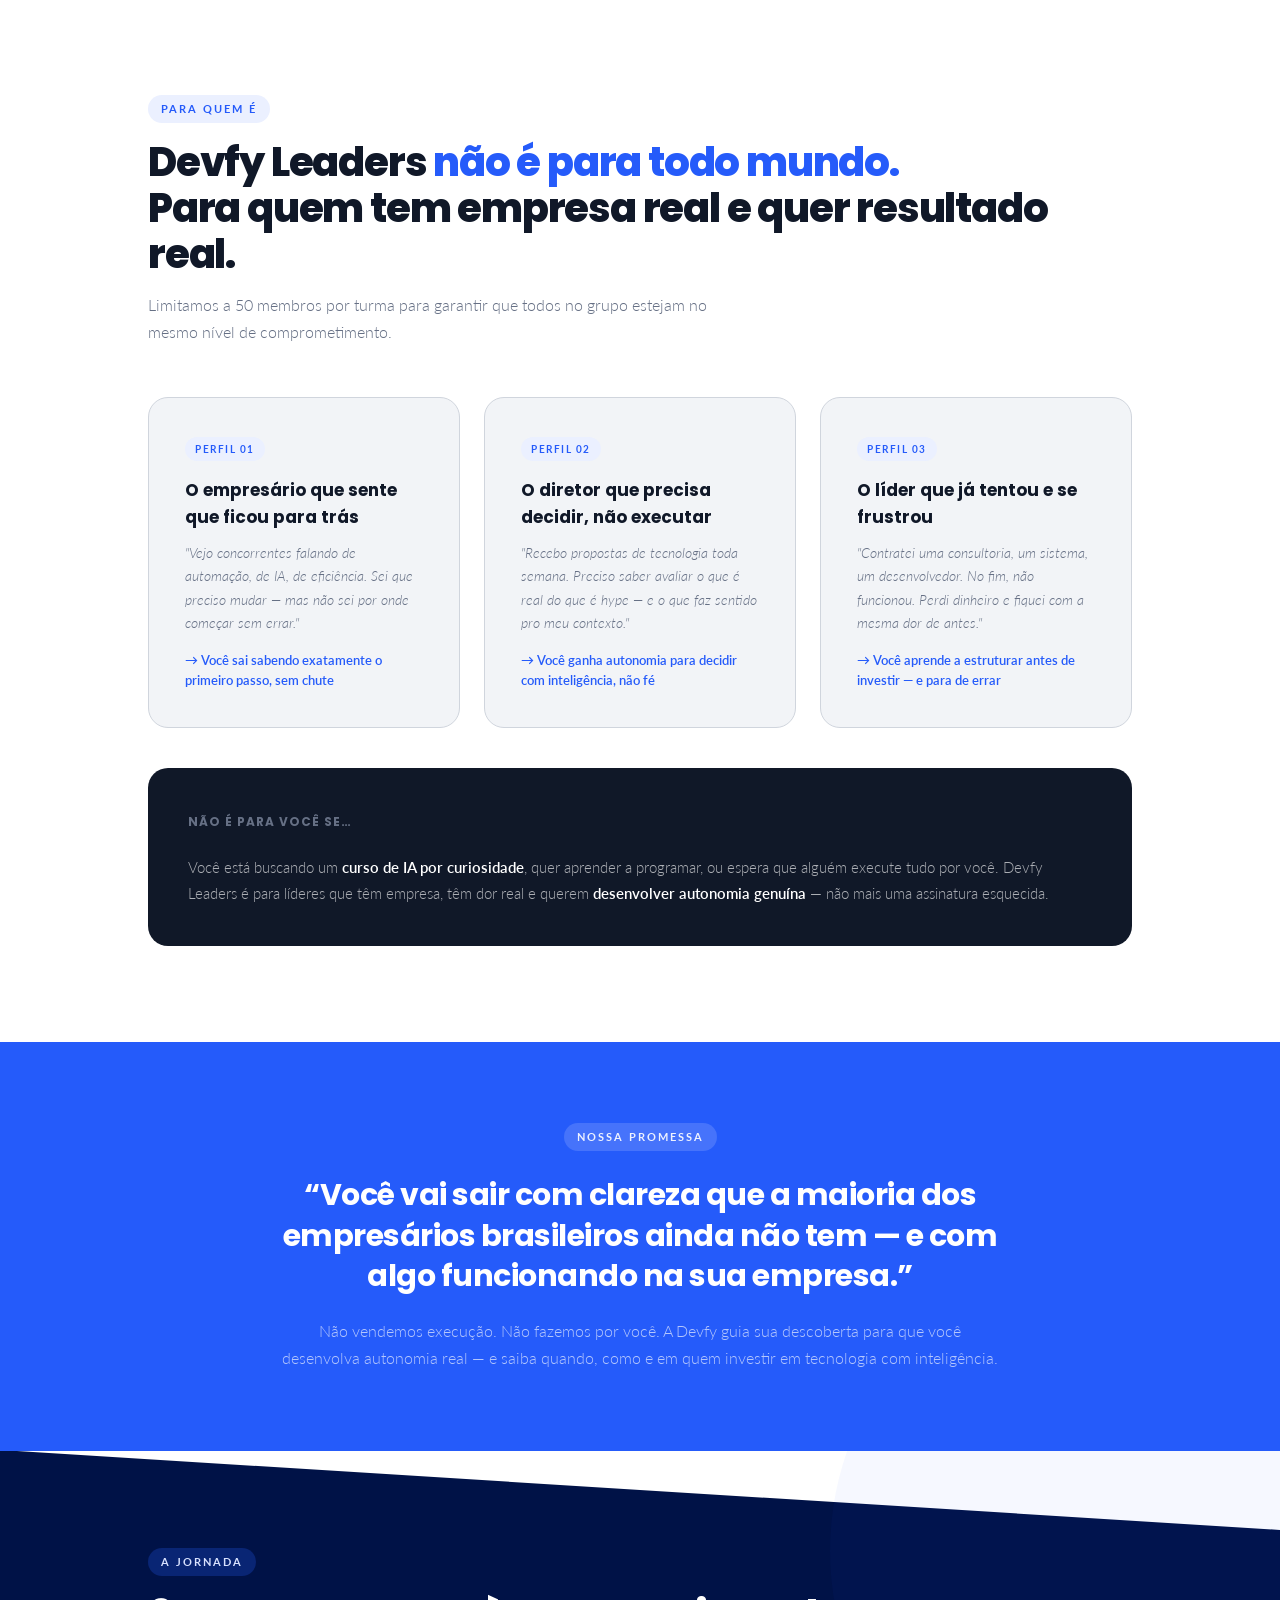
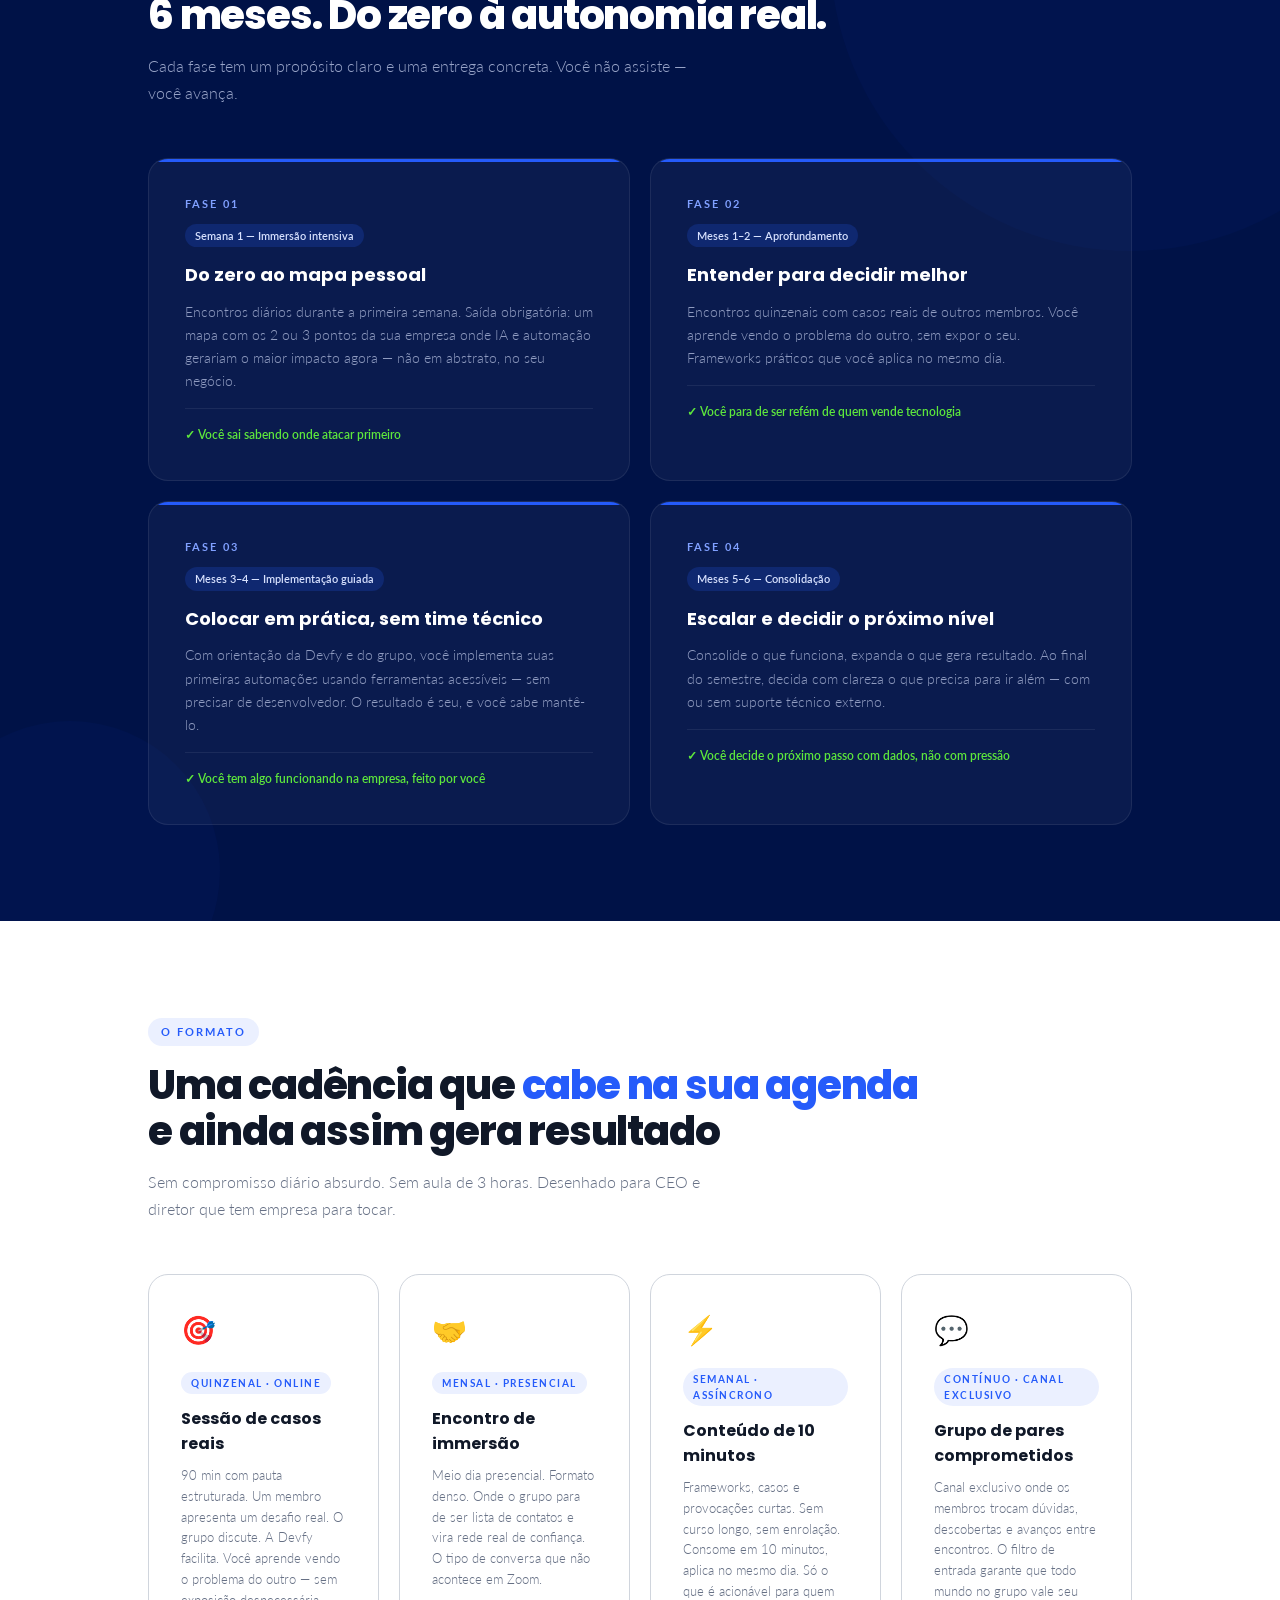
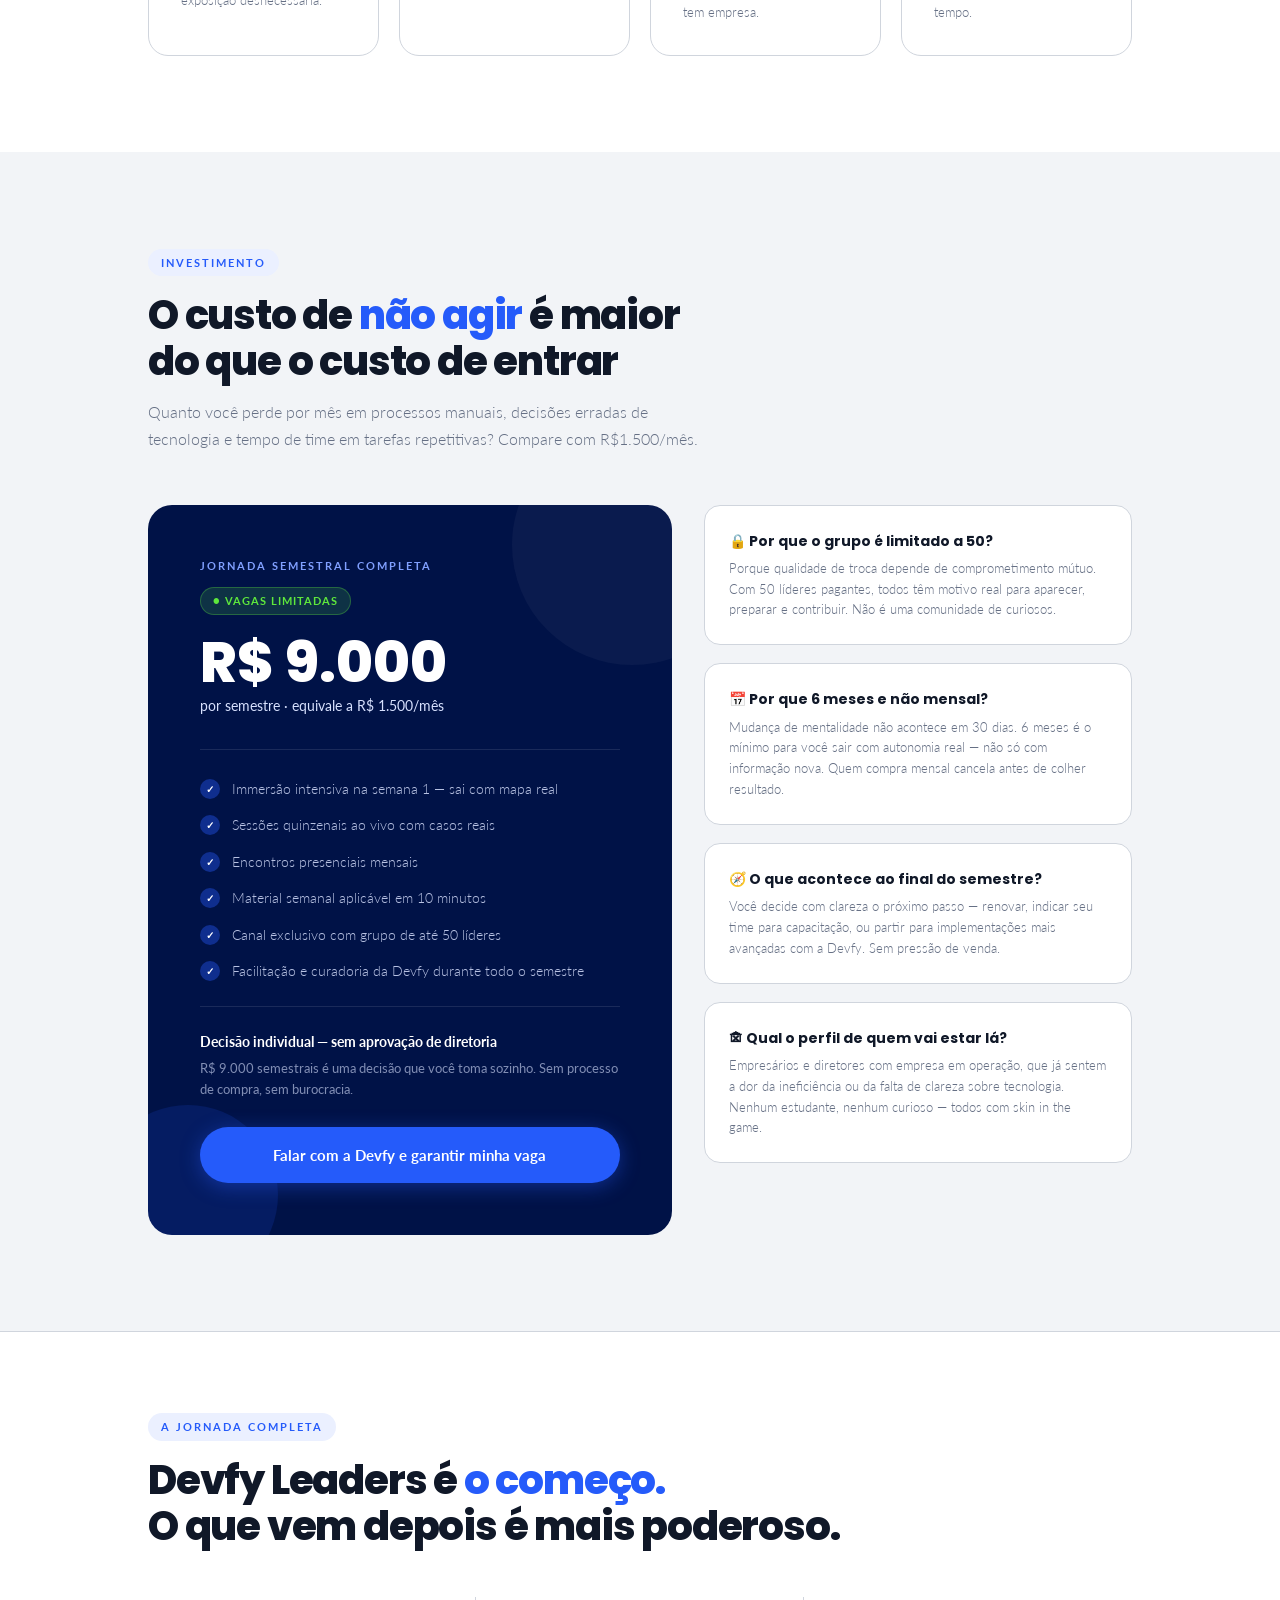
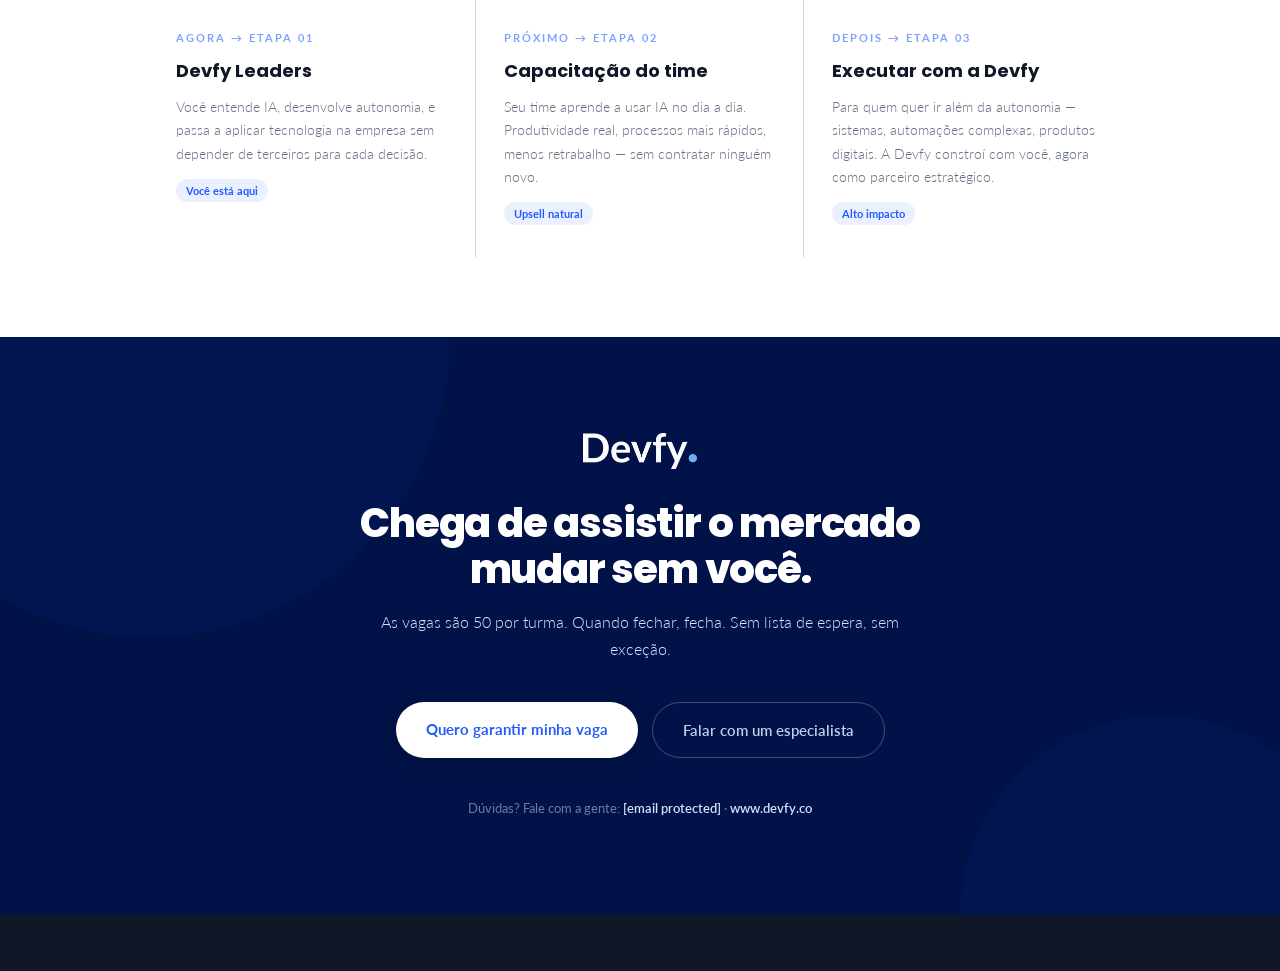
<file: indes_bkp.html>
<!DOCTYPE html>
<html lang="pt-BR">
<head>
<meta charset="UTF-8">
<meta name="viewport" content="width=device-width, initial-scale=1.0">
<title>Devfy Leaders</title>
<link href="https://fonts.googleapis.com/css2?family=Poppins:wght@400;600;700;800&family=Lato:ital,wght@0,300;0,400;0,600;0,700;1,400&display=swap" rel="stylesheet">

<style>
*,*::before,*::after{box-sizing:border-box;margin:0;padding:0}
:root{
  --bp:#255BFA;--bd:#072B94;--bx:#001247;
  --b1:#EBF0FF;--b2:#D7E1FE;--b4:#80A0FF;
  --g9:#101828;--g7:#344054;--g5:#667085;--g3:#D0D5DD;--g1:#F2F4F7;
  --wh:#FFFFFF;--gr:#5EE83C;
}
html{scroll-behavior:smooth}
body{background:var(--wh);color:var(--g7);font-family:Lato,sans-serif;font-size:16px;line-height:1.6;overflow-x:hidden}

/* NAV */
nav{position:fixed;top:0;left:0;right:0;z-index:100;background:rgba(255,255,255,.96);backdrop-filter:blur(12px);border-bottom:1px solid var(--g3);padding:0 48px;height:68px;display:flex;align-items:center;justify-content:space-between}
.nav-logo img{height:30px;object-fit:contain}
.nav-cta{background:var(--bp);color:var(--wh);font-family:Lato,sans-serif;font-weight:700;font-size:14px;padding:10px 24px;border-radius:100px;text-decoration:none;transition:background .2s,transform .2s}
.nav-cta:hover{background:var(--bd);transform:translateY(-1px)}

/* HERO */
.hero{padding-top:68px}
.hero-top{background:var(--bx);padding:88px 48px 120px;position:relative;overflow:hidden}
.hero-top::after{content:"";position:absolute;bottom:-1px;left:0;right:0;height:80px;background:var(--wh);clip-path:polygon(0 80px,100% 0,100% 80px,0 80px)}
.hd{position:absolute;border-radius:50%;background:var(--bp);opacity:.06;pointer-events:none}
.hd1{width:500px;height:500px;top:-200px;right:-100px}
.hd2{width:250px;height:250px;bottom:40px;right:300px}
.hd3{width:140px;height:140px;top:80px;right:380px}
.hero-inner{max-width:1080px;margin:0 auto;position:relative;z-index:2}
.hero-alert{display:inline-flex;align-items:center;gap:10px;background:rgba(255,255,255,.07);border:1px solid rgba(255,255,255,.15);color:rgba(215,225,254,.9);font-size:13px;padding:8px 16px;border-radius:100px;margin-bottom:32px}
.adot{width:7px;height:7px;border-radius:50%;background:var(--gr);flex-shrink:0;box-shadow:0 0 8px var(--gr)}
.astrong{font-weight:700;color:var(--wh)}
h1{font-family:Poppins,sans-serif;font-size:clamp(34px,5vw,58px);font-weight:800;line-height:1.08;letter-spacing:-2px;color:var(--wh);max-width:780px;margin-bottom:24px}
h1 em{font-style:normal;color:#80A0FF}
.hero-sub{font-size:18px;color:rgba(215,225,254,.8);font-weight:300;max-width:600px;margin-bottom:40px;line-height:1.7}
.hero-sub strong{color:var(--wh);font-weight:600}
.hero-actions{display:flex;gap:14px;flex-wrap:wrap}
.btn-p{background:var(--bp);color:var(--wh);font-family:Lato,sans-serif;font-weight:700;font-size:15px;padding:15px 30px;border-radius:100px;text-decoration:none;transition:transform .2s,box-shadow .2s;box-shadow:0 4px 20px rgba(37,91,250,.4)}
.btn-p:hover{transform:translateY(-2px);box-shadow:0 8px 28px rgba(37,91,250,.5)}
.btn-g{background:transparent;color:rgba(215,225,254,.9);font-family:Lato,sans-serif;font-weight:600;font-size:15px;padding:15px 30px;border-radius:100px;border:1.5px solid rgba(255,255,255,.25);text-decoration:none;transition:border-color .2s,color .2s}
.btn-g:hover{border-color:rgba(255,255,255,.6);color:var(--wh)}

/* STATS */
.stats-bar{background:var(--wh);border-bottom:1px solid var(--g3);padding:0 48px}
.stats-inner{max-width:1080px;margin:0 auto;display:flex;align-items:stretch}
.stat{flex:1;padding:32px 24px;border-right:1px solid var(--g3)}
.stat:last-child{border-right:none}
.stat-num{font-family:Poppins,sans-serif;font-size:30px;font-weight:800;color:var(--bp);line-height:1;margin-bottom:6px}
.stat-label{font-size:13px;color:var(--g7);font-weight:400;line-height:1.4}
.stat-source{font-size:10px;color:var(--g3);margin-top:4px}

/* URGENCY */
.urgency{background:var(--b1);border-top:1px solid var(--b2);border-bottom:1px solid var(--b2);padding:16px 48px;text-align:center}
.urgency-inner{max-width:1080px;margin:0 auto;font-size:14px;color:var(--bd);display:flex;align-items:center;justify-content:center;gap:10px}
.urgency-inner strong{font-weight:700}

/* LAYOUT */
.wrap{max-width:1080px;margin:0 auto;padding:0 48px}
.section{padding:96px 0}
.slabel{display:inline-block;background:var(--b1);color:var(--bp);font-size:11px;font-weight:700;letter-spacing:2px;text-transform:uppercase;padding:5px 13px;border-radius:100px;margin-bottom:16px}
h2{font-family:Poppins,sans-serif;font-size:clamp(26px,3.5vw,40px);font-weight:800;color:var(--g9);letter-spacing:-1.2px;line-height:1.15;margin-bottom:14px}
h2 span{color:var(--bp)}
.ssub{font-size:16px;color:var(--g5);font-weight:300;max-width:560px;margin-bottom:52px;line-height:1.7}

/* DOR */
.dor-section{background:var(--g1);padding:80px 0;border-bottom:1px solid var(--g3)}
.dor-grid{display:grid;grid-template-columns:repeat(auto-fit,minmax(240px,1fr));gap:20px}
.dor-card{background:var(--wh);border:1px solid var(--g3);border-radius:16px;padding:28px;border-left:4px solid var(--bp);transition:box-shadow .2s}
.dor-card:hover{box-shadow:0 8px 24px rgba(37,91,250,.08)}
.dor-emoji{font-size:24px;margin-bottom:12px;display:block}
.dor-text{font-size:15px;color:var(--g7);font-weight:400;line-height:1.65;font-style:italic}
.dor-text strong{font-style:normal;color:var(--g9);font-weight:700}

/* AUDIENCE */
.aud-grid{display:grid;grid-template-columns:repeat(auto-fit,minmax(300px,1fr));gap:24px}
.aud-card{background:var(--g1);border:1px solid var(--g3);border-radius:20px;padding:36px;transition:border-color .2s,transform .2s}
.aud-card:hover{border-color:var(--bp);transform:translateY(-3px)}
.aud-tag{display:inline-block;background:var(--b1);color:var(--bp);font-size:10px;font-weight:700;letter-spacing:1.5px;text-transform:uppercase;padding:4px 10px;border-radius:100px;margin-bottom:16px}
.aud-title{font-family:Poppins,sans-serif;font-size:17px;font-weight:700;color:var(--g9);margin-bottom:10px}
.aud-scenario{font-size:14px;color:var(--g5);font-weight:300;line-height:1.65;margin-bottom:16px;font-style:italic}
.aud-result{font-size:13px;color:var(--bp);font-weight:600}
.aud-result::before{content:"→ "}
.excl-box{background:var(--g9);border-radius:20px;padding:40px;margin-top:40px;display:flex;gap:24px;align-items:flex-start;flex-wrap:wrap}
.excl-label{font-family:Poppins,sans-serif;font-size:12px;font-weight:700;color:var(--g5);letter-spacing:1px;text-transform:uppercase;flex-shrink:0;padding-top:4px;min-width:140px}
.excl-text{font-size:15px;color:rgba(255,255,255,.65);font-weight:300;line-height:1.7}
.excl-text strong{color:var(--wh);font-weight:600}

/* PROMESSA */
.promessa{background:var(--bp);padding:80px 0;text-align:center}
.promessa-box{max-width:720px;margin:0 auto}
.plabel{display:inline-block;background:rgba(255,255,255,.15);color:rgba(255,255,255,.9);font-size:11px;font-weight:700;letter-spacing:2px;text-transform:uppercase;padding:5px 13px;border-radius:100px;margin-bottom:24px}
.pquote{font-family:Poppins,sans-serif;font-size:clamp(20px,3vw,30px);font-weight:700;color:var(--wh);line-height:1.35;letter-spacing:-.5px;margin-bottom:20px}
.psub{font-size:16px;color:rgba(215,225,254,.8);font-weight:300;line-height:1.7}

/* JORNADA */
.jornada{background:var(--bx);padding:96px 0;position:relative;overflow:hidden}
.jornada::before{content:"";position:absolute;top:-1px;left:0;right:0;height:80px;background:var(--wh);clip-path:polygon(0 0,100% 80px,100% 0,0 0)}
.jd-deco{position:absolute;border-radius:50%;background:var(--bp);opacity:.04;pointer-events:none}
.jd-d1{width:600px;height:600px;top:-200px;right:-150px}
.jd-d2{width:300px;height:300px;bottom:-100px;left:-80px}
.jornada h2{color:var(--wh)}
.jornada .slabel{background:rgba(37,91,250,.25);color:var(--b2)}
.jornada .ssub{color:rgba(215,225,254,.7)}
.fases{display:grid;grid-template-columns:repeat(2,1fr);gap:20px}
.fase{background:rgba(255,255,255,.04);border:1px solid rgba(255,255,255,.08);border-radius:20px;padding:36px;position:relative;overflow:hidden;transition:border-color .25s}
.fase:hover{border-color:rgba(37,91,250,.5)}
.fase::before{content:"";position:absolute;top:0;left:0;right:0;height:3px;background:var(--bp)}
.fase-num{font-size:11px;font-weight:700;letter-spacing:2px;text-transform:uppercase;color:var(--b4);margin-bottom:8px}
.fase-period{display:inline-block;background:rgba(37,91,250,.2);color:var(--b2);font-size:11px;font-weight:600;padding:3px 10px;border-radius:100px;margin-bottom:14px}
.fase-title{font-family:Poppins,sans-serif;font-size:18px;font-weight:700;color:var(--wh);margin-bottom:10px}
.fase-desc{font-size:14px;color:rgba(215,225,254,.65);font-weight:300;line-height:1.65}
.fase-win{margin-top:16px;padding-top:16px;border-top:1px solid rgba(255,255,255,.07);font-size:12px;color:var(--gr);font-weight:600}
.fase-win::before{content:"✓  "}

/* RITUAIS */
.rit-grid{display:grid;grid-template-columns:repeat(auto-fit,minmax(230px,1fr));gap:20px}
.rit-card{background:var(--wh);border:1px solid var(--g3);border-radius:20px;padding:32px;transition:border-color .2s,box-shadow .2s}
.rit-card:hover{border-color:var(--bp);box-shadow:0 8px 24px rgba(37,91,250,.08)}
.rit-icon{font-size:28px;margin-bottom:16px;display:block}
.rit-freq{display:inline-block;background:var(--b1);color:var(--bp);font-size:10px;font-weight:700;letter-spacing:1.5px;text-transform:uppercase;padding:3px 10px;border-radius:100px;margin-bottom:12px}
.rit-title{font-family:Poppins,sans-serif;font-size:16px;font-weight:700;color:var(--g9);margin-bottom:8px}
.rit-desc{font-size:13px;color:var(--g5);font-weight:300;line-height:1.6}

/* INVEST */
.invest-section{background:var(--g1);padding:96px 0}
.invest-wrap{display:grid;grid-template-columns:1.1fr .9fr;gap:32px;align-items:start}
.invest-card{background:var(--bx);border-radius:24px;padding:52px;color:var(--wh);position:relative;overflow:hidden}
.inv-d1{position:absolute;top:-80px;right:-80px;width:240px;height:240px;border-radius:50%;background:rgba(255,255,255,.04)}
.inv-d2{position:absolute;bottom:-50px;left:-50px;width:180px;height:180px;border-radius:50%;background:rgba(37,91,250,.15)}
.inv-label{font-size:11px;font-weight:700;letter-spacing:2px;text-transform:uppercase;color:var(--b4);margin-bottom:12px}
.inv-tag{display:inline-block;background:rgba(94,232,60,.15);color:var(--gr);border:1px solid rgba(94,232,60,.3);font-size:11px;font-weight:700;letter-spacing:1px;text-transform:uppercase;padding:4px 12px;border-radius:100px;margin-bottom:20px}
.inv-price{font-family:Poppins,sans-serif;font-size:56px;font-weight:800;color:var(--wh);line-height:1;margin-bottom:4px;position:relative;z-index:1}
.inv-period{font-size:14px;color:var(--b2);margin-bottom:32px;position:relative;z-index:1}
.inv-hr{border:none;border-top:1px solid rgba(255,255,255,.1);margin-bottom:28px}
.inv-item{display:flex;align-items:flex-start;gap:12px;margin-bottom:14px;font-size:14px;color:rgba(215,225,254,.85);font-weight:300}
.inv-chk{width:20px;height:20px;background:rgba(37,91,250,.4);border-radius:50%;display:flex;align-items:center;justify-content:center;font-size:10px;flex-shrink:0;margin-top:1px;color:var(--wh);font-weight:700;position:relative;z-index:1}
.inv-anchor{margin-top:24px;padding-top:24px;border-top:1px solid rgba(255,255,255,.1);font-size:13px;color:rgba(215,225,254,.6);line-height:1.6;position:relative;z-index:1}
.inv-anchor strong{color:var(--wh);display:block;font-size:14px;margin-bottom:4px}
.inv-cta{display:block;background:var(--bp);color:var(--wh);font-family:Lato,sans-serif;font-weight:700;font-size:15px;padding:16px 28px;border-radius:100px;text-decoration:none;text-align:center;margin-top:28px;position:relative;z-index:1;transition:transform .2s,box-shadow .2s;box-shadow:0 4px 20px rgba(37,91,250,.4)}
.inv-cta:hover{transform:translateY(-2px);box-shadow:0 8px 28px rgba(37,91,250,.5)}
.inv-details{display:flex;flex-direction:column;gap:18px}
.det-card{background:var(--wh);border:1px solid var(--g3);border-radius:16px;padding:24px;transition:border-color .2s}
.det-card:hover{border-color:var(--bp)}
.det-title{font-family:Poppins,sans-serif;font-size:14px;font-weight:700;color:var(--g9);margin-bottom:6px}
.det-desc{font-size:13px;color:var(--g5);font-weight:300;line-height:1.6}

/* UPSELL */
.upsell-section{padding:80px 0;border-top:1px solid var(--g3)}
.ups-grid{display:grid;grid-template-columns:repeat(3,1fr);gap:0;margin-top:48px}
.ups-card{padding:32px 28px;border-right:1px solid var(--g3)}
.ups-card:last-child{border-right:none}
.ups-step{font-size:11px;font-weight:700;letter-spacing:2px;text-transform:uppercase;color:var(--b4);margin-bottom:10px}
.ups-title{font-family:Poppins,sans-serif;font-size:18px;font-weight:700;color:var(--g9);margin-bottom:10px}
.ups-desc{font-size:14px;color:var(--g5);font-weight:300;line-height:1.65}
.ups-badge{display:inline-block;margin-top:14px;background:var(--b1);color:var(--bp);font-size:11px;font-weight:700;padding:3px 10px;border-radius:100px}

/* CTA */
.cta-section{background:var(--bx);padding:96px 0;text-align:center;position:relative;overflow:hidden}
.cta-d{position:absolute;border-radius:50%;background:var(--bp);opacity:.05;pointer-events:none}
.cta-d1{width:600px;height:600px;top:-300px;left:-150px}
.cta-d2{width:400px;height:400px;bottom:-200px;right:-80px}
.cta-logo{position:relative;z-index:1;margin-bottom:0}
.cta-logo img{height:36px;object-fit:contain}
.cta-section h2{color:var(--wh);max-width:560px;margin:24px auto 16px;position:relative;z-index:1}
.cta-section .ssub{color:var(--b2);margin:0 auto 40px;position:relative;z-index:1}
.cta-actions{display:flex;gap:14px;justify-content:center;flex-wrap:wrap;position:relative;z-index:1}
.btn-pw{background:var(--wh);color:var(--bp);font-family:Lato,sans-serif;font-weight:700;font-size:15px;padding:15px 30px;border-radius:100px;text-decoration:none;transition:transform .2s,box-shadow .2s;box-shadow:0 4px 20px rgba(0,0,0,.2)}
.btn-pw:hover{transform:translateY(-2px);box-shadow:0 8px 28px rgba(0,0,0,.3)}
.cta-contact{margin-top:40px;font-size:13px;color:rgba(215,225,254,.5);position:relative;z-index:1}
.cta-contact a{color:var(--b2);text-decoration:none;font-weight:600}
.cta-contact a:hover{color:var(--wh)}

/* FOOTER */
footer{background:var(--g9);padding:28px 48px;display:flex;align-items:center;justify-content:space-between;flex-wrap:wrap;gap:16px}
.foot-logo img{height:26px;object-fit:contain}
.foot-links{display:flex;gap:24px}
.foot-links a{color:var(--g5);font-size:13px;text-decoration:none;transition:color .2s}
.foot-links a:hover{color:var(--wh)}

@media(max-width:768px){
  nav{padding:0 20px}
  .hero-top{padding:60px 20px 100px}
  .stats-bar{padding:0 20px}
  .stats-inner{flex-direction:column}
  .stat{border-right:none;border-bottom:1px solid var(--g3);padding:24px 0}
  .stat:last-child{border-bottom:none}
  .urgency{padding:14px 20px}
  .wrap{padding:0 20px}
  .fases{grid-template-columns:1fr}
  .invest-wrap{grid-template-columns:1fr}
  .ups-grid{grid-template-columns:1fr}
  .ups-card{border-right:none;border-bottom:1px solid var(--g3);padding:28px 0}
  .ups-card:last-child{border-bottom:none}
  footer{padding:24px 20px;flex-direction:column;text-align:center}
}
</style>

</head>
<body>
<nav>
<a href="#" class="nav-logo"><img src="[data-uri]" alt="Devfy"></a>
<a href="#investimento" class="nav-cta">Garantir minha vaga</a>
</nav>
<section class="hero">
<div class="hero-top">
<div class="hd hd1"></div><div class="hd hd2"></div><div class="hd hd3"></div>
<div class="hero-inner">
<div class="hero-alert"><span class="adot"></span><span>Turma 2025 com vagas abertas &mdash; <span class="astrong">grupo limitado a 50 l&iacute;deres</span></span></div>
<h1>Seu concorrente j&aacute; est&aacute;<br>usando IA. <em>E voc&ecirc;?</em></h1>
<p class="hero-sub"><strong>95% das empresas que adotaram IA reportam aumento de receita.</strong> A maioria dos empres&aacute;rios sabe que precisa agir &mdash; mas n&atilde;o sabe por onde come&ccedil;ar. Devfy Leaders existe para mudar isso.</p>
<div class="hero-actions">
<a href="#investimento" class="btn-p">Quero entrar na pr&oacute;xima turma</a>
<a href="#como-funciona" class="btn-g">Como funciona &rarr;</a>
</div></div></div>
<div class="stats-bar"><div class="stats-inner">
<div class="stat"><div class="stat-num">95%</div><div class="stat-label">das empresas com IA reportam aumento de receita</div><div class="stat-source">Fonte: Ília Digital, 2025</div></div>
<div class="stat"><div class="stat-num">+14%</div><div class="stat-label">de produtividade média com IA generativa no Brasil</div><div class="stat-source">Fonte: Bain & Company, 2025</div></div>
<div class="stat"><div class="stat-num">67%</div><div class="stat-label">das empresas brasileiras têm IA como prioridade estratégica</div><div class="stat-source">Fonte: Bain & Company, 2025</div></div>
<div class="stat"><div class="stat-num">60%</div><div class="stat-label">das empresas ainda não aplicam IA na prática</div><div class="stat-source">Fonte: Qive / Opinion Box, 2025</div></div>
</div></div>
</section>
<div class="urgency"><div class="urgency-inner">&#9889; <strong>O mercado n&atilde;o vai esperar:</strong> o n&uacute;mero de empresas brasileiras com IA dobrou em um ano &mdash; de 12% para 25%. Quem n&atilde;o est&aacute; aprendendo agora, est&aacute; ficando para tr&aacute;s.</div></div>
<section class="dor-section"><div class="wrap">
<span class="slabel">Voc&ecirc; se identifica?</span>
<h2>Isso soa familiar?</h2>
<div class="dor-grid">
<div class="dor-card"><span class="dor-emoji">&#128556;</span><p class="dor-text">"<strong>Todo mundo fala de IA</strong>, mas quando tento entender o que significa pro meu neg&oacute;cio, n&atilde;o encontro resposta pr&aacute;tica."</p></div>
<div class="dor-card"><span class="dor-emoji">&#128260;</span><p class="dor-text">"<strong>J&aacute; tentei contratar tecnologia antes</strong> &mdash; gastei dinheiro, o projeto n&atilde;o foi pra frente e ainda fiquei sem entender o que deu errado."</p></div>
<div class="dor-card"><span class="dor-emoji">&#128202;</span><p class="dor-text">"Meu time perde horas em <strong>tarefas repetitivas</strong> todo dia. Sei que tem solu&ccedil;&atilde;o, mas n&atilde;o sei como avaliar o que &eacute; real do que &eacute; papo de vendedor."</p></div>
<div class="dor-card"><span class="dor-emoji">&#129335;</span><p class="dor-text">"Sou totalmente <strong>dependente de terceiros</strong> para qualquer decis&atilde;o t&eacute;cnica. Pago caro, mas n&atilde;o entendo o que estou pagando."</p></div>
</div></div></section>
<section class="section"><div class="wrap">
<span class="slabel">Para quem &eacute;</span>
<h2>Devfy Leaders <span>n&atilde;o &eacute; para todo mundo.</span><br>Para quem tem empresa real e quer resultado real.</h2>
<p class="ssub">Limitamos a 50 membros por turma para garantir que todos no grupo estejam no mesmo n&iacute;vel de comprometimento.</p>
<div class="aud-grid">
<div class="aud-card"><span class="aud-tag">Perfil 01</span><div class="aud-title">O empres&aacute;rio que sente que ficou para tr&aacute;s</div><div class="aud-scenario">"Vejo concorrentes falando de automa&ccedil;&atilde;o, de IA, de efici&ecirc;ncia. Sei que preciso mudar &mdash; mas n&atilde;o sei por onde come&ccedil;ar sem errar."</div><div class="aud-result">Voc&ecirc; sai sabendo exatamente o primeiro passo, sem chute</div></div>
<div class="aud-card"><span class="aud-tag">Perfil 02</span><div class="aud-title">O diretor que precisa decidir, n&atilde;o executar</div><div class="aud-scenario">"Recebo propostas de tecnologia toda semana. Preciso saber avaliar o que &eacute; real do que &eacute; hype &mdash; e o que faz sentido pro meu contexto."</div><div class="aud-result">Voc&ecirc; ganha autonomia para decidir com intelig&ecirc;ncia, n&atilde;o f&eacute;</div></div>
<div class="aud-card"><span class="aud-tag">Perfil 03</span><div class="aud-title">O l&iacute;der que j&aacute; tentou e se frustrou</div><div class="aud-scenario">"Contratei uma consultoria, um sistema, um desenvolvedor. No fim, n&atilde;o funcionou. Perdi dinheiro e fiquei com a mesma dor de antes."</div><div class="aud-result">Voc&ecirc; aprende a estruturar antes de investir &mdash; e para de errar</div></div>
</div>
<div class="excl-box"><div class="excl-label">N&atilde;o &eacute; para voc&ecirc; se&hellip;</div><div class="excl-text">Voc&ecirc; est&aacute; buscando um <strong>curso de IA por curiosidade</strong>, quer aprender a programar, ou espera que algu&eacute;m execute tudo por voc&ecirc;. Devfy Leaders &eacute; para l&iacute;deres que t&ecirc;m empresa, t&ecirc;m dor real e querem <strong>desenvolver autonomia genuína</strong> &mdash; n&atilde;o mais uma assinatura esquecida.</div></div>
</div></section>
<div class="promessa"><div class="wrap"><div class="promessa-box">
<span class="plabel">Nossa promessa</span>
<p class="pquote">&ldquo;Voc&ecirc; vai sair com clareza que a maioria dos empres&aacute;rios brasileiros ainda n&atilde;o tem &mdash; e com algo funcionando na sua empresa.&rdquo;</p>
<p class="psub">N&atilde;o vendemos execu&ccedil;&atilde;o. N&atilde;o fazemos por voc&ecirc;. A Devfy guia sua descoberta para que voc&ecirc; desenvolva autonomia real &mdash; e saiba quando, como e em quem investir em tecnologia com intelig&ecirc;ncia.</p>
</div></div></div>
<section class="jornada" id="como-funciona"><div class="jd-deco jd-d1"></div><div class="jd-deco jd-d2"></div><div class="wrap">
<span class="slabel">A jornada</span>
<h2>6 meses. Do zero &agrave; autonomia real.</h2>
<p class="ssub">Cada fase tem um prop&oacute;sito claro e uma entrega concreta. Voc&ecirc; n&atilde;o assiste &mdash; voc&ecirc; avan&ccedil;a.</p>
<div class="fases">
<div class="fase"><div class="fase-num">Fase 01</div><div class="fase-period">Semana 1 &mdash; Immers&atilde;o intensiva</div><div class="fase-title">Do zero ao mapa pessoal</div><div class="fase-desc">Encontros di&aacute;rios durante a primeira semana. Sa&iacute;da obrigat&oacute;ria: um mapa com os 2 ou 3 pontos da sua empresa onde IA e automa&ccedil;&atilde;o gerariam o maior impacto agora &mdash; n&atilde;o em abstrato, no seu neg&oacute;cio.</div><div class="fase-win">Voc&ecirc; sai sabendo onde atacar primeiro</div></div>
<div class="fase"><div class="fase-num">Fase 02</div><div class="fase-period">Meses 1&ndash;2 &mdash; Aprofundamento</div><div class="fase-title">Entender para decidir melhor</div><div class="fase-desc">Encontros quinzenais com casos reais de outros membros. Voc&ecirc; aprende vendo o problema do outro, sem expor o seu. Frameworks pr&aacute;ticos que voc&ecirc; aplica no mesmo dia.</div><div class="fase-win">Voc&ecirc; para de ser ref&eacute;m de quem vende tecnologia</div></div>
<div class="fase"><div class="fase-num">Fase 03</div><div class="fase-period">Meses 3&ndash;4 &mdash; Implementa&ccedil;&atilde;o guiada</div><div class="fase-title">Colocar em pr&aacute;tica, sem time t&eacute;cnico</div><div class="fase-desc">Com orienta&ccedil;&atilde;o da Devfy e do grupo, voc&ecirc; implementa suas primeiras automa&ccedil;&otilde;es usando ferramentas acess&iacute;veis &mdash; sem precisar de desenvolvedor. O resultado &eacute; seu, e voc&ecirc; sabe mant&ecirc;-lo.</div><div class="fase-win">Voc&ecirc; tem algo funcionando na empresa, feito por voc&ecirc;</div></div>
<div class="fase"><div class="fase-num">Fase 04</div><div class="fase-period">Meses 5&ndash;6 &mdash; Consolida&ccedil;&atilde;o</div><div class="fase-title">Escalar e decidir o pr&oacute;ximo n&iacute;vel</div><div class="fase-desc">Consolide o que funciona, expanda o que gera resultado. Ao final do semestre, decida com clareza o que precisa para ir al&eacute;m &mdash; com ou sem suporte t&eacute;cnico externo.</div><div class="fase-win">Voc&ecirc; decide o pr&oacute;ximo passo com dados, n&atilde;o com press&atilde;o</div></div>
</div></div></section>
<section class="section"><div class="wrap">
<span class="slabel">O formato</span>
<h2>Uma cad&ecirc;ncia que <span>cabe na sua agenda</span><br>e ainda assim gera resultado</h2>
<p class="ssub">Sem compromisso di&aacute;rio absurdo. Sem aula de 3 horas. Desenhado para CEO e diretor que tem empresa para tocar.</p>
<div class="rit-grid">
<div class="rit-card"><span class="rit-icon">&#127919;</span><span class="rit-freq">Quinzenal &middot; Online</span><div class="rit-title">Sess&atilde;o de casos reais</div><div class="rit-desc">90 min com pauta estruturada. Um membro apresenta um desafio real. O grupo discute. A Devfy facilita. Voc&ecirc; aprende vendo o problema do outro &mdash; sem exposi&ccedil;&atilde;o desnecess&aacute;ria.</div></div>
<div class="rit-card"><span class="rit-icon">&#129309;</span><span class="rit-freq">Mensal &middot; Presencial</span><div class="rit-title">Encontro de immers&atilde;o</div><div class="rit-desc">Meio dia presencial. Formato denso. Onde o grupo para de ser lista de contatos e vira rede real de confian&ccedil;a. O tipo de conversa que n&atilde;o acontece em Zoom.</div></div>
<div class="rit-card"><span class="rit-icon">&#9889;</span><span class="rit-freq">Semanal &middot; Ass&iacute;ncrono</span><div class="rit-title">Conte&uacute;do de 10 minutos</div><div class="rit-desc">Frameworks, casos e provoca&ccedil;&otilde;es curtas. Sem curso longo, sem enrola&ccedil;&atilde;o. Consome em 10 minutos, aplica no mesmo dia. S&oacute; o que &eacute; acion&aacute;vel para quem tem empresa.</div></div>
<div class="rit-card"><span class="rit-icon">&#128172;</span><span class="rit-freq">Cont&iacute;nuo &middot; Canal exclusivo</span><div class="rit-title">Grupo de pares comprometidos</div><div class="rit-desc">Canal exclusivo onde os membros trocam d&uacute;vidas, descobertas e avan&ccedil;os entre encontros. O filtro de entrada garante que todo mundo no grupo vale seu tempo.</div></div>
</div></div></section>
<section class="invest-section" id="investimento"><div class="wrap">
<span class="slabel">Investimento</span>
<h2>O custo de <span>n&atilde;o agir</span> &eacute; maior<br>do que o custo de entrar</h2>
<p class="ssub">Quanto voc&ecirc; perde por m&ecirc;s em processos manuais, decis&otilde;es erradas de tecnologia e tempo de time em tarefas repetitivas? Compare com R$1.500/m&ecirc;s.</p>
<div class="invest-wrap">
<div class="invest-card"><div class="inv-d1"></div><div class="inv-d2"></div>
<div class="inv-label">Jornada semestral completa</div>
<div class="inv-tag">&#9679; Vagas limitadas</div>
<div class="inv-price">R$ 9.000</div>
<div class="inv-period">por semestre &middot; equivale a R$ 1.500/m&ecirc;s</div>
<hr class="inv-hr">
<div class="inv-item"><div class="inv-chk">&#10003;</div>Immers&atilde;o intensiva na semana 1 &mdash; sai com mapa real</div>
<div class="inv-item"><div class="inv-chk">&#10003;</div>Sess&otilde;es quinzenais ao vivo com casos reais</div>
<div class="inv-item"><div class="inv-chk">&#10003;</div>Encontros presenciais mensais</div>
<div class="inv-item"><div class="inv-chk">&#10003;</div>Material semanal aplic&aacute;vel em 10 minutos</div>
<div class="inv-item"><div class="inv-chk">&#10003;</div>Canal exclusivo com grupo de at&eacute; 50 l&iacute;deres</div>
<div class="inv-item"><div class="inv-chk">&#10003;</div>Facilita&ccedil;&atilde;o e curadoria da Devfy durante todo o semestre</div>
<div class="inv-anchor"><strong>Decis&atilde;o individual &mdash; sem aprova&ccedil;&atilde;o de diretoria</strong>R$ 9.000 semestrais &eacute; uma decis&atilde;o que voc&ecirc; toma sozinho. Sem processo de compra, sem burocracia.</div>
<a href="/cdn-cgi/l/email-protection#b9dad6d7cdd8cdd6f9dddccfdfc097dad6" class="inv-cta">Falar com a Devfy e garantir minha vaga</a>
</div>
<div class="inv-details">
<div class="det-card"><div class="det-title">&#128274; Por que o grupo &eacute; limitado a 50?</div><div class="det-desc">Porque qualidade de troca depende de comprometimento m&uacute;tuo. Com 50 l&iacute;deres pagantes, todos t&ecirc;m motivo real para aparecer, preparar e contribuir. N&atilde;o &eacute; uma comunidade de curiosos.</div></div>
<div class="det-card"><div class="det-title">&#128197; Por que 6 meses e n&atilde;o mensal?</div><div class="det-desc">Mudan&ccedil;a de mentalidade n&atilde;o acontece em 30 dias. 6 meses &eacute; o m&iacute;nimo para voc&ecirc; sair com autonomia real &mdash; n&atilde;o s&oacute; com informa&ccedil;&atilde;o nova. Quem compra mensal cancela antes de colher resultado.</div></div>
<div class="det-card"><div class="det-title">&#129517; O que acontece ao final do semestre?</div><div class="det-desc">Voc&ecirc; decide com clareza o pr&oacute;ximo passo &mdash; renovar, indicar seu time para capacita&ccedil;&atilde;o, ou partir para implementa&ccedil;&otilde;es mais avan&ccedil;adas com a Devfy. Sem press&atilde;o de venda.</div></div>
<div class="det-card"><div class="det-title">&#127962; Qual o perfil de quem vai estar l&aacute;?</div><div class="det-desc">Empres&aacute;rios e diretores com empresa em opera&ccedil;&atilde;o, que j&aacute; sentem a dor da inefici&ecirc;ncia ou da falta de clareza sobre tecnologia. Nenhum estudante, nenhum curioso &mdash; todos com skin in the game.</div></div>
</div></div></div></section>
<section class="upsell-section"><div class="wrap">
<span class="slabel">A jornada completa</span>
<h2>Devfy Leaders &eacute; <span>o come&ccedil;o.</span><br>O que vem depois &eacute; mais poderoso.</h2>
<div class="ups-grid">
<div class="ups-card"><div class="ups-step">Agora &rarr; Etapa 01</div><div class="ups-title">Devfy Leaders</div><div class="ups-desc">Voc&ecirc; entende IA, desenvolve autonomia, e passa a aplicar tecnologia na empresa sem depender de terceiros para cada decis&atilde;o.</div><span class="ups-badge">Voc&ecirc; est&aacute; aqui</span></div>
<div class="ups-card"><div class="ups-step">Pr&oacute;ximo &rarr; Etapa 02</div><div class="ups-title">Capacita&ccedil;&atilde;o do time</div><div class="ups-desc">Seu time aprende a usar IA no dia a dia. Produtividade real, processos mais r&aacute;pidos, menos retrabalho &mdash; sem contratar ningu&eacute;m novo.</div><span class="ups-badge">Upsell natural</span></div>
<div class="ups-card"><div class="ups-step">Depois &rarr; Etapa 03</div><div class="ups-title">Executar com a Devfy</div><div class="ups-desc">Para quem quer ir al&eacute;m da autonomia &mdash; sistemas, automa&ccedil;&otilde;es complexas, produtos digitais. A Devfy constro&iacute; com voc&ecirc;, agora como parceiro estrat&eacute;gico.</div><span class="ups-badge">Alto impacto</span></div>
</div></div></section>
<section class="cta-section"><div class="cta-d cta-d1"></div><div class="cta-d cta-d2"></div><div class="wrap">
<div class="cta-logo"><img src="[data-uri]" alt="Devfy"></div>
<h2>Chega de assistir o mercado mudar sem voc&ecirc;.</h2>
<p class="ssub">As vagas s&atilde;o 50 por turma. Quando fechar, fecha. Sem lista de espera, sem exce&ccedil;&atilde;o.</p>
<div class="cta-actions">
<a href="/cdn-cgi/l/email-protection#1b7874756f7a6f745b7f7e6d7d62357874" class="btn-pw">Quero garantir minha vaga</a>
<a href="/cdn-cgi/l/email-protection#b8dbd7d6ccd9ccd7f8dcddcedec196dbd7" class="btn-g">Falar com um especialista</a>
</div>
<p class="cta-contact">D&uacute;vidas? Fale com a gente: <a href="/cdn-cgi/l/email-protection#462529283227322906222330203f682529"><span class="__cf_email__" data-cfemail="debdb1b0aabfaab19ebabba8b8a7f0bdb1">[email&#160;protected]</span></a> &middot; <a href="https://www.devfy.co" target="_blank">www.devfy.co</a></p>
</div></section>
<footer>
<div class="foot-logo"><img src="[data-uri]
</file>
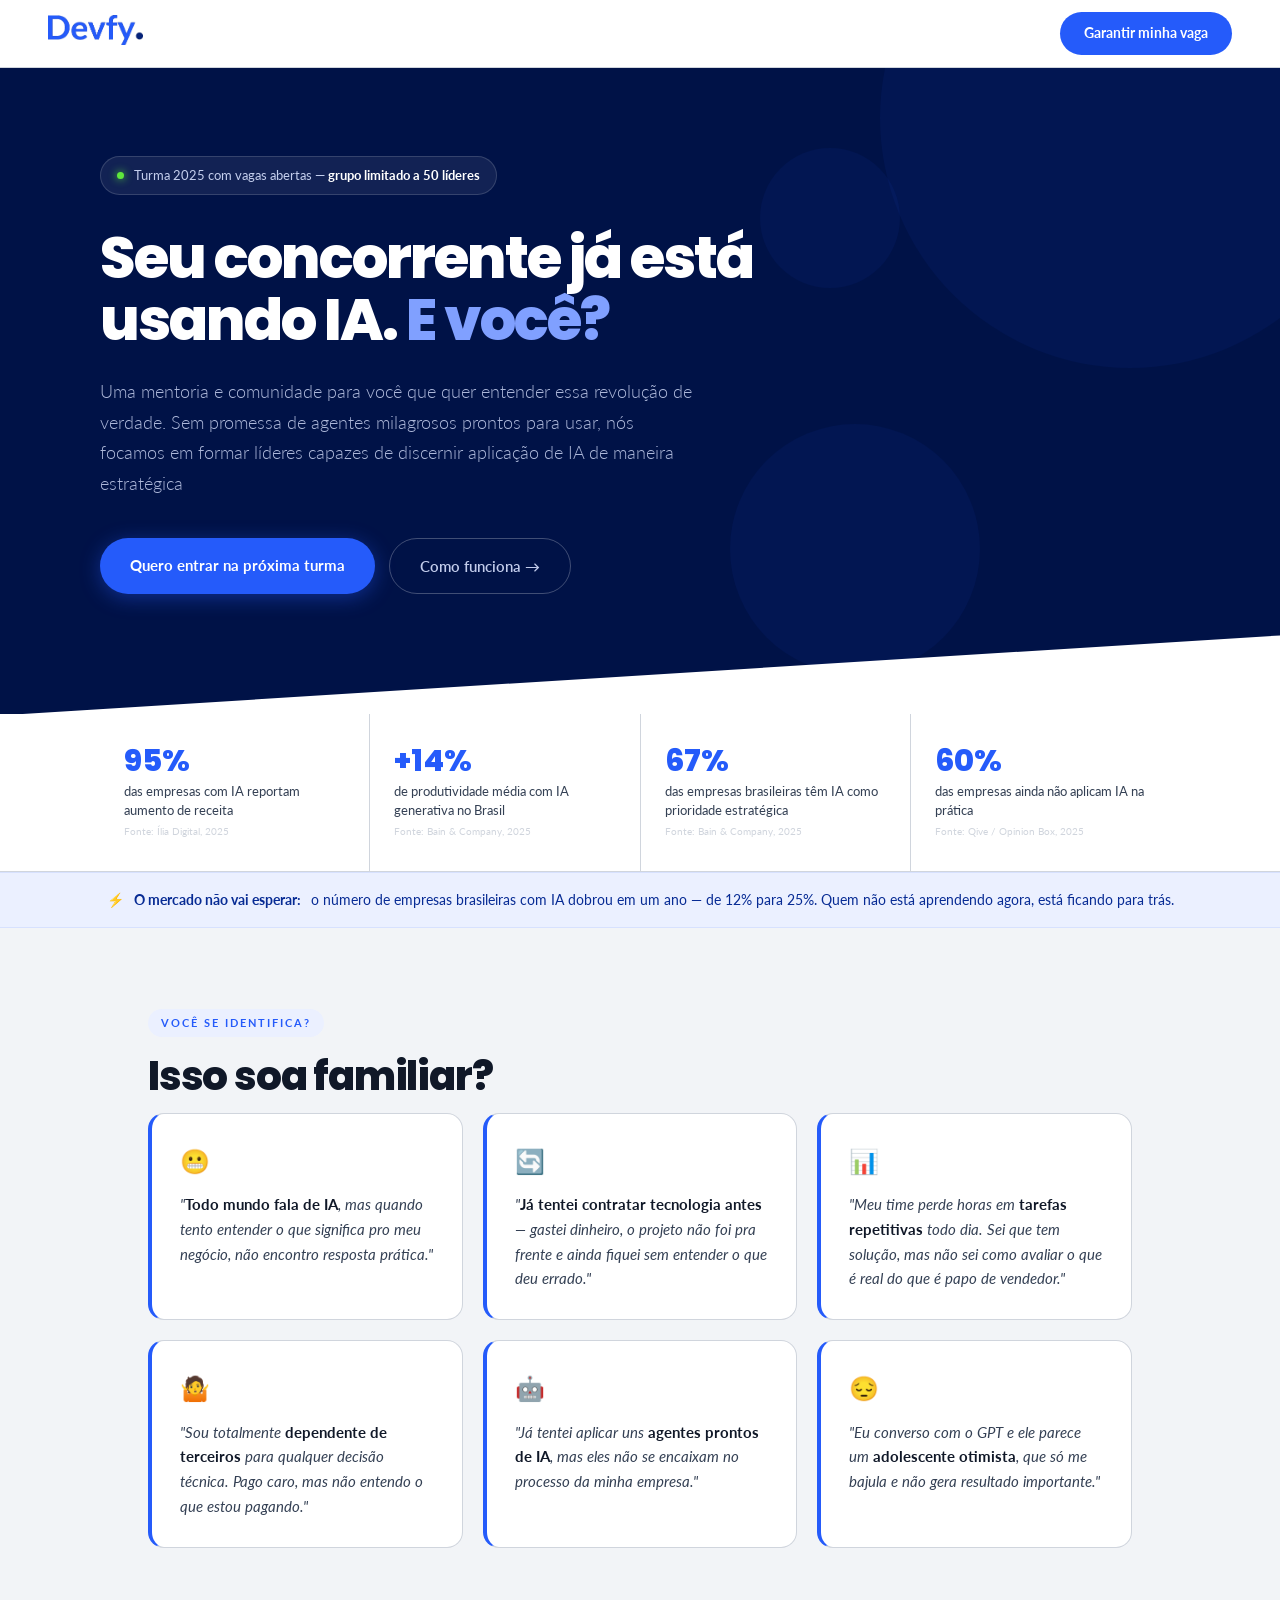
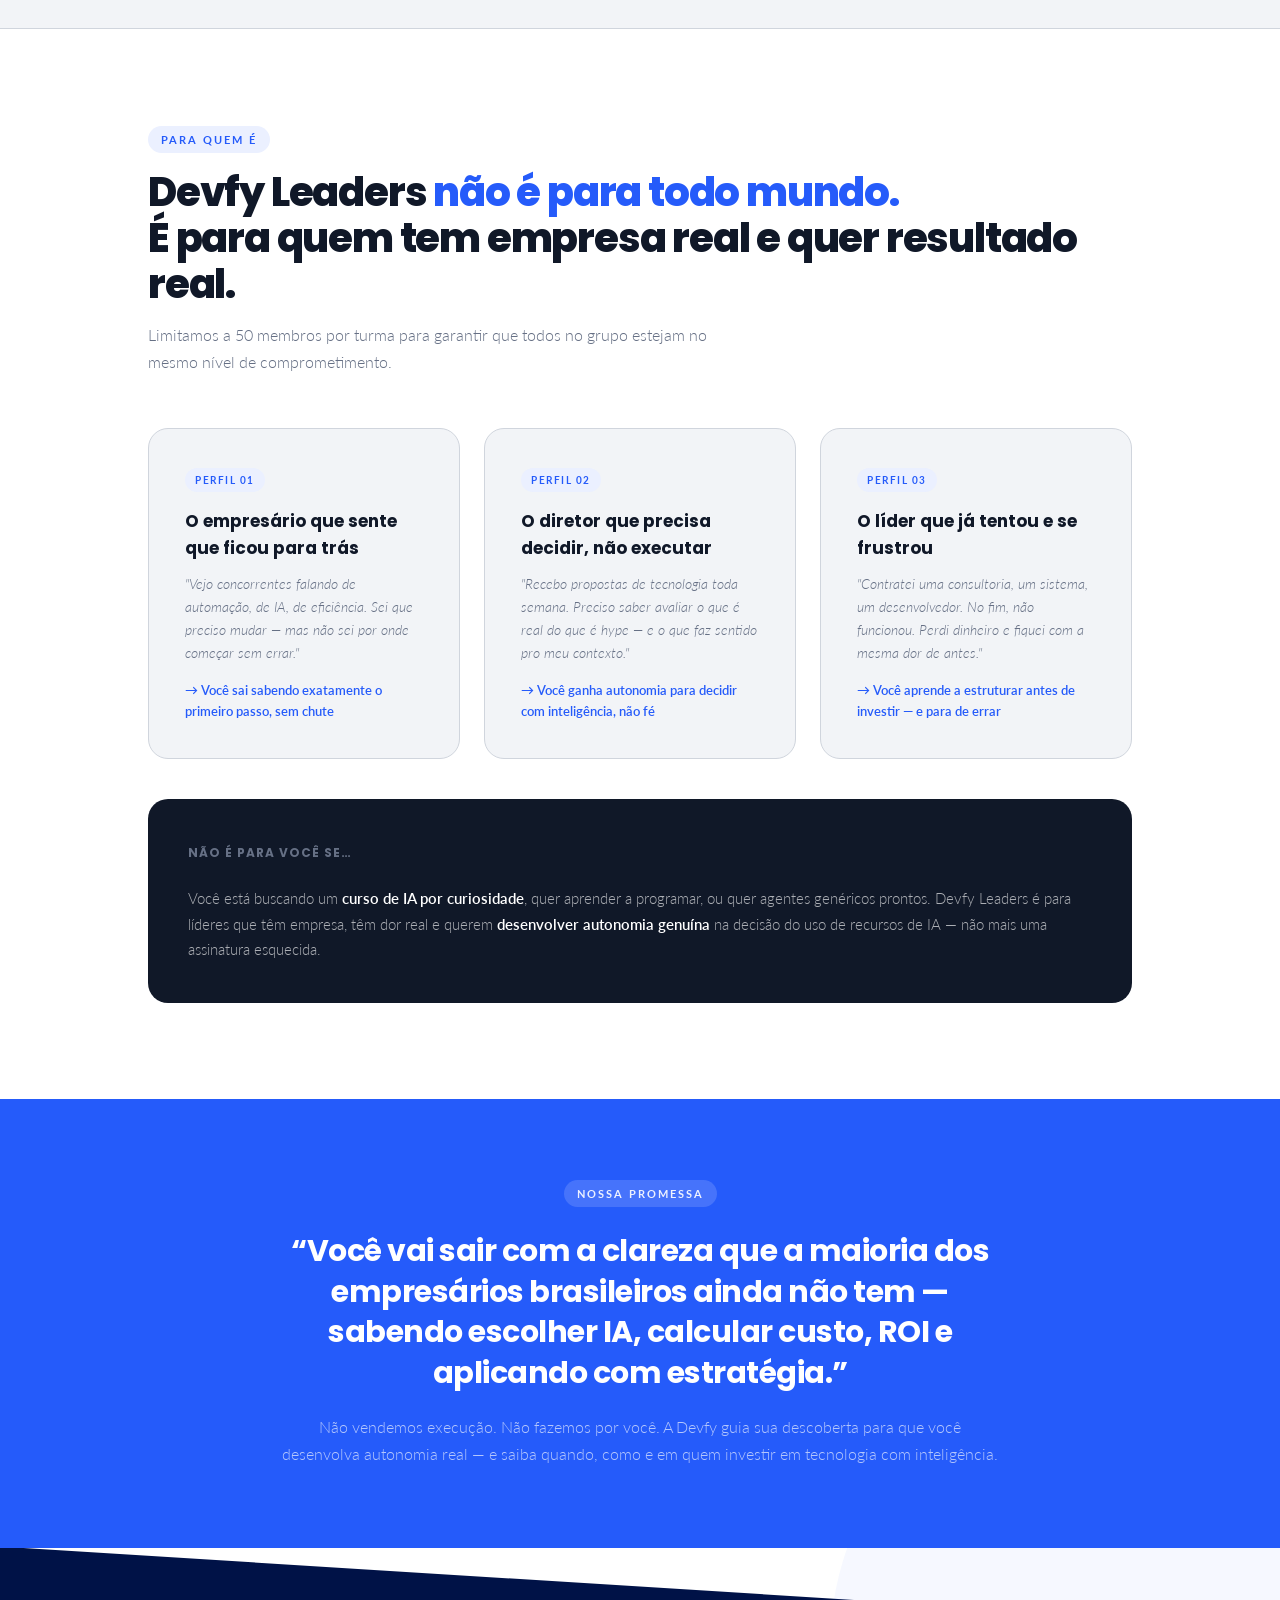
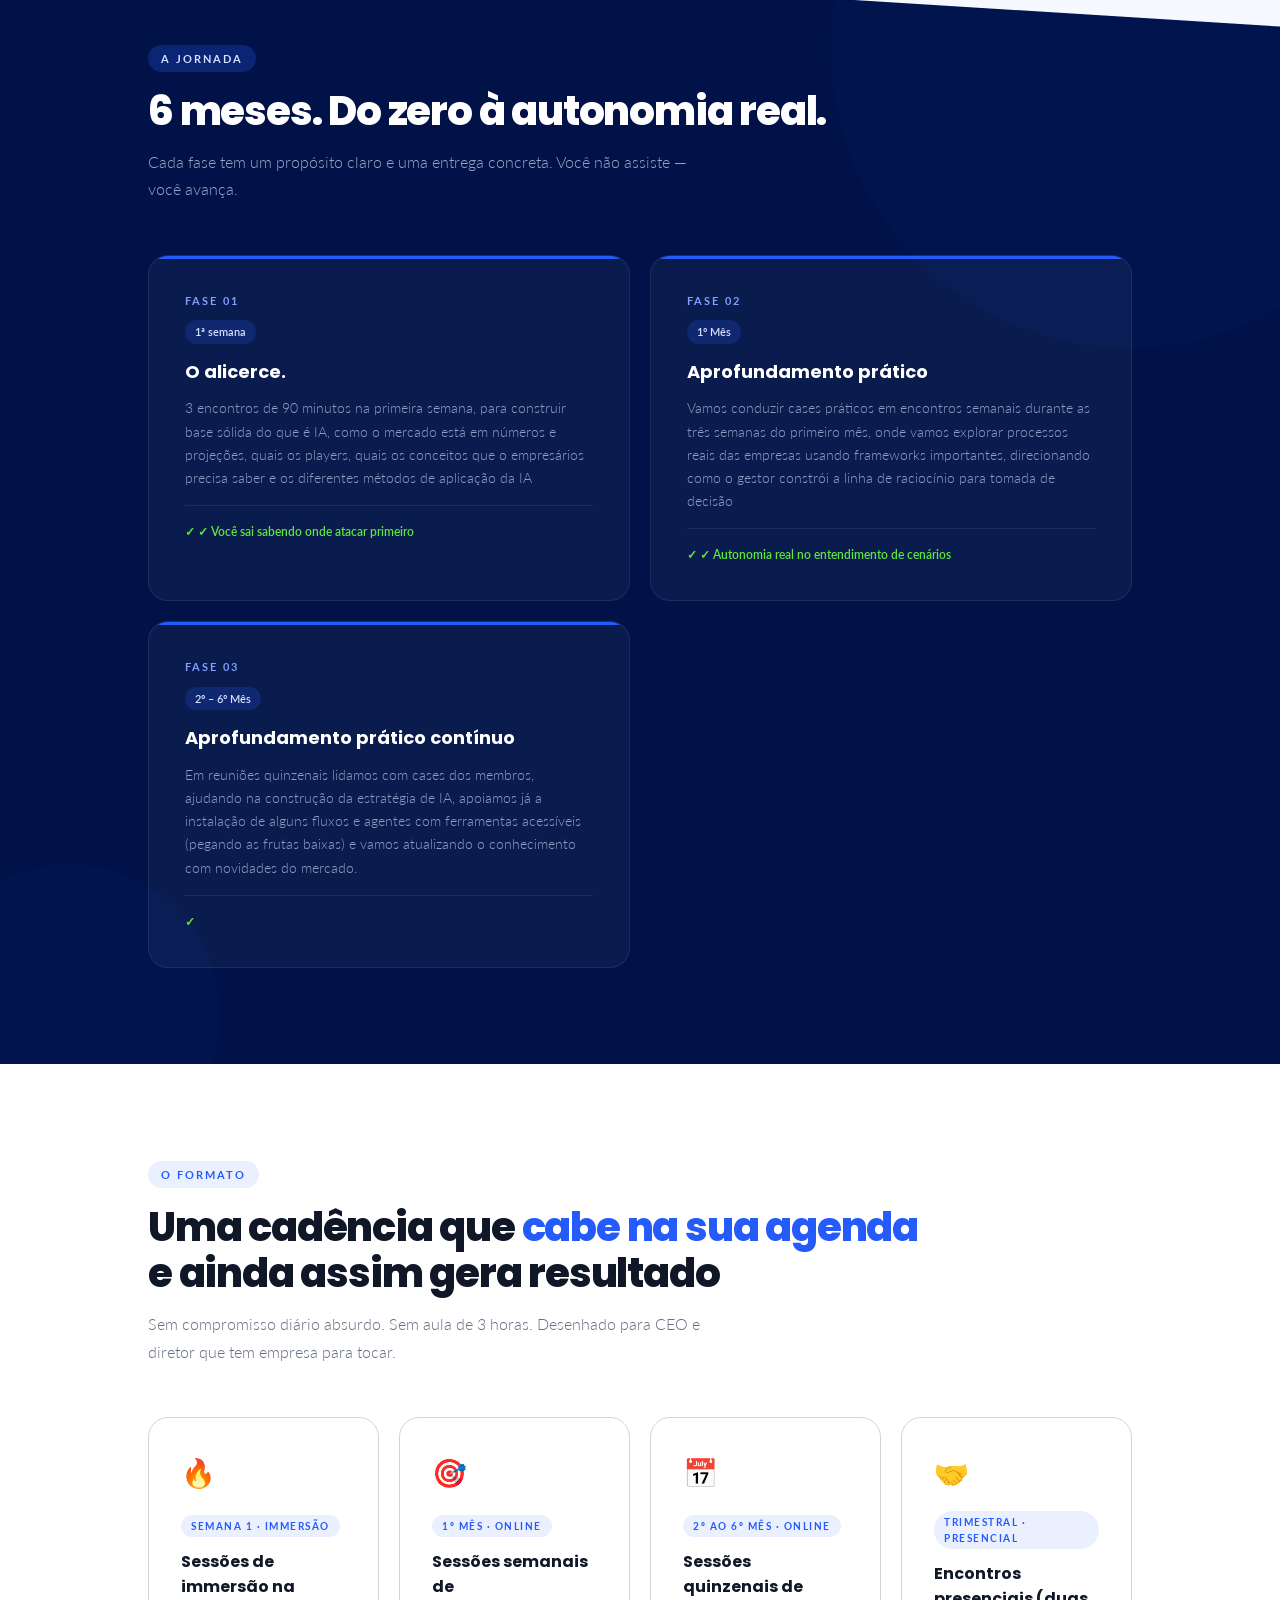
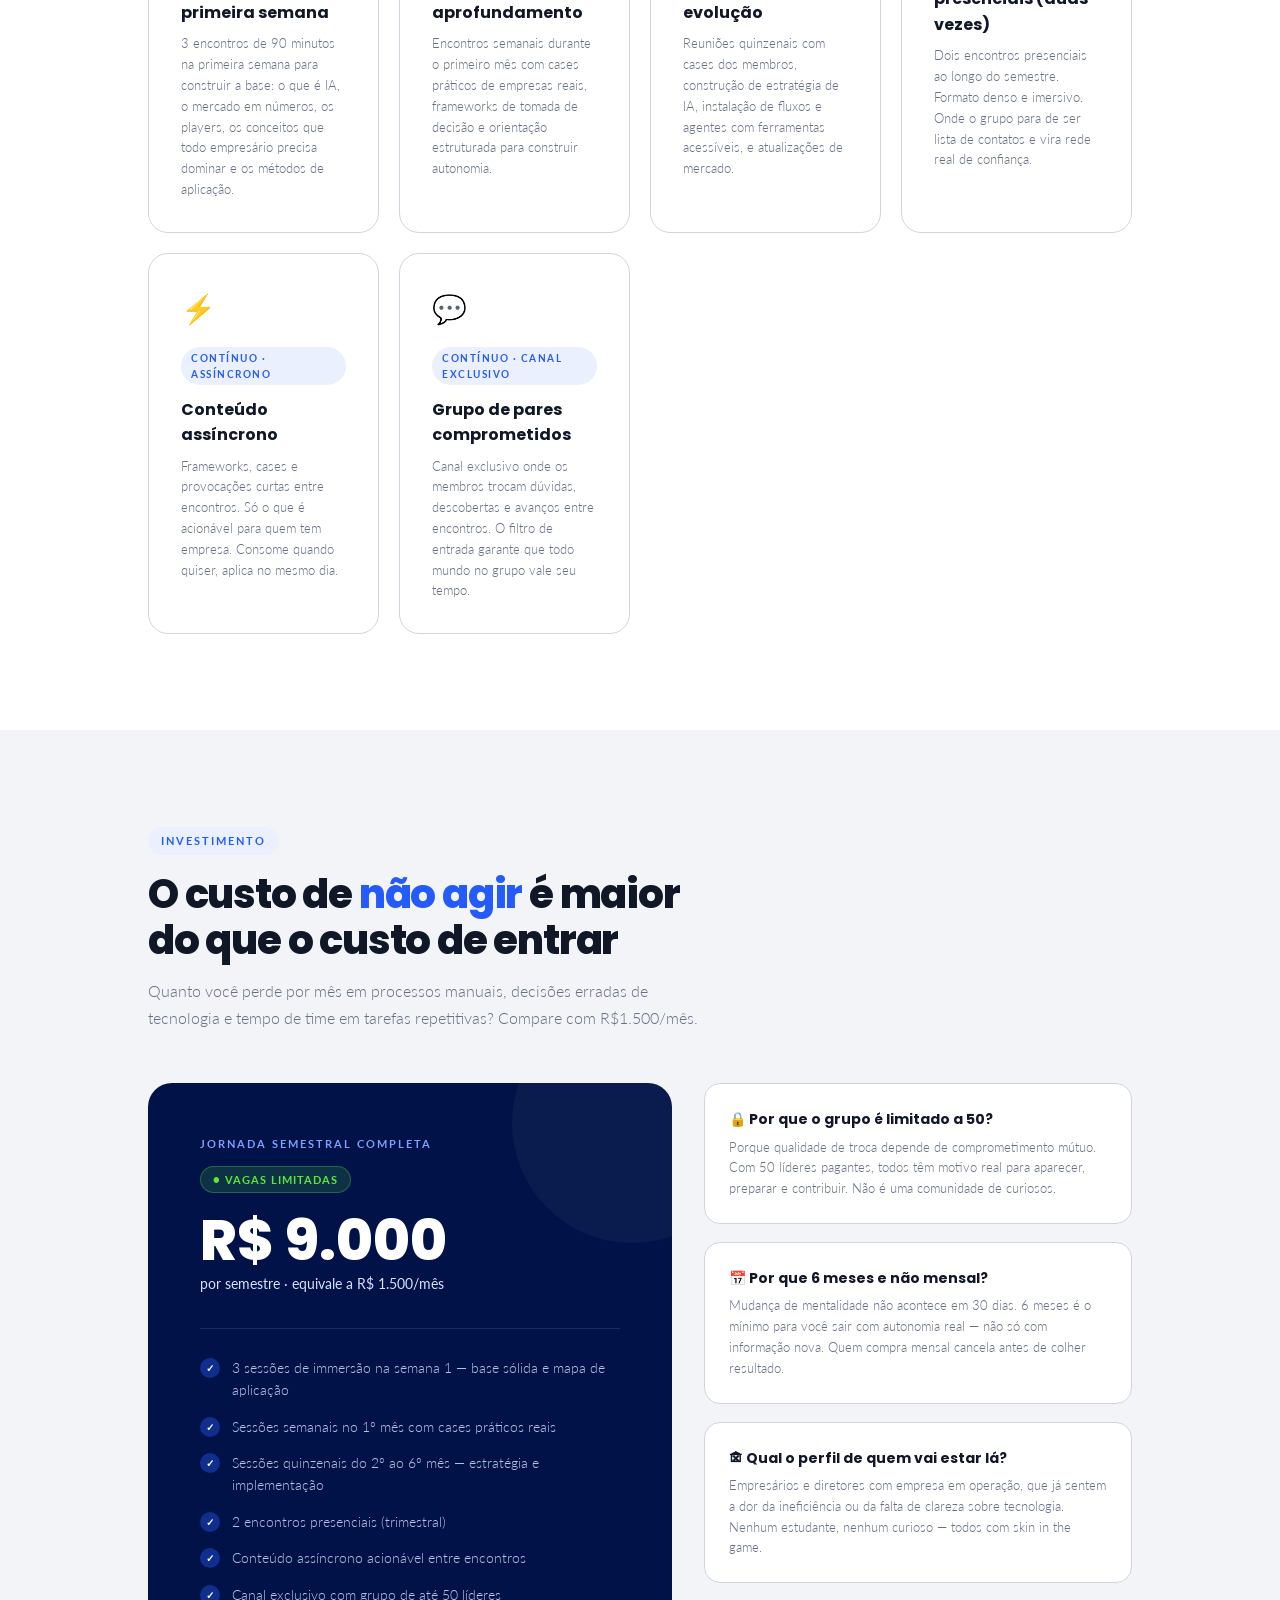
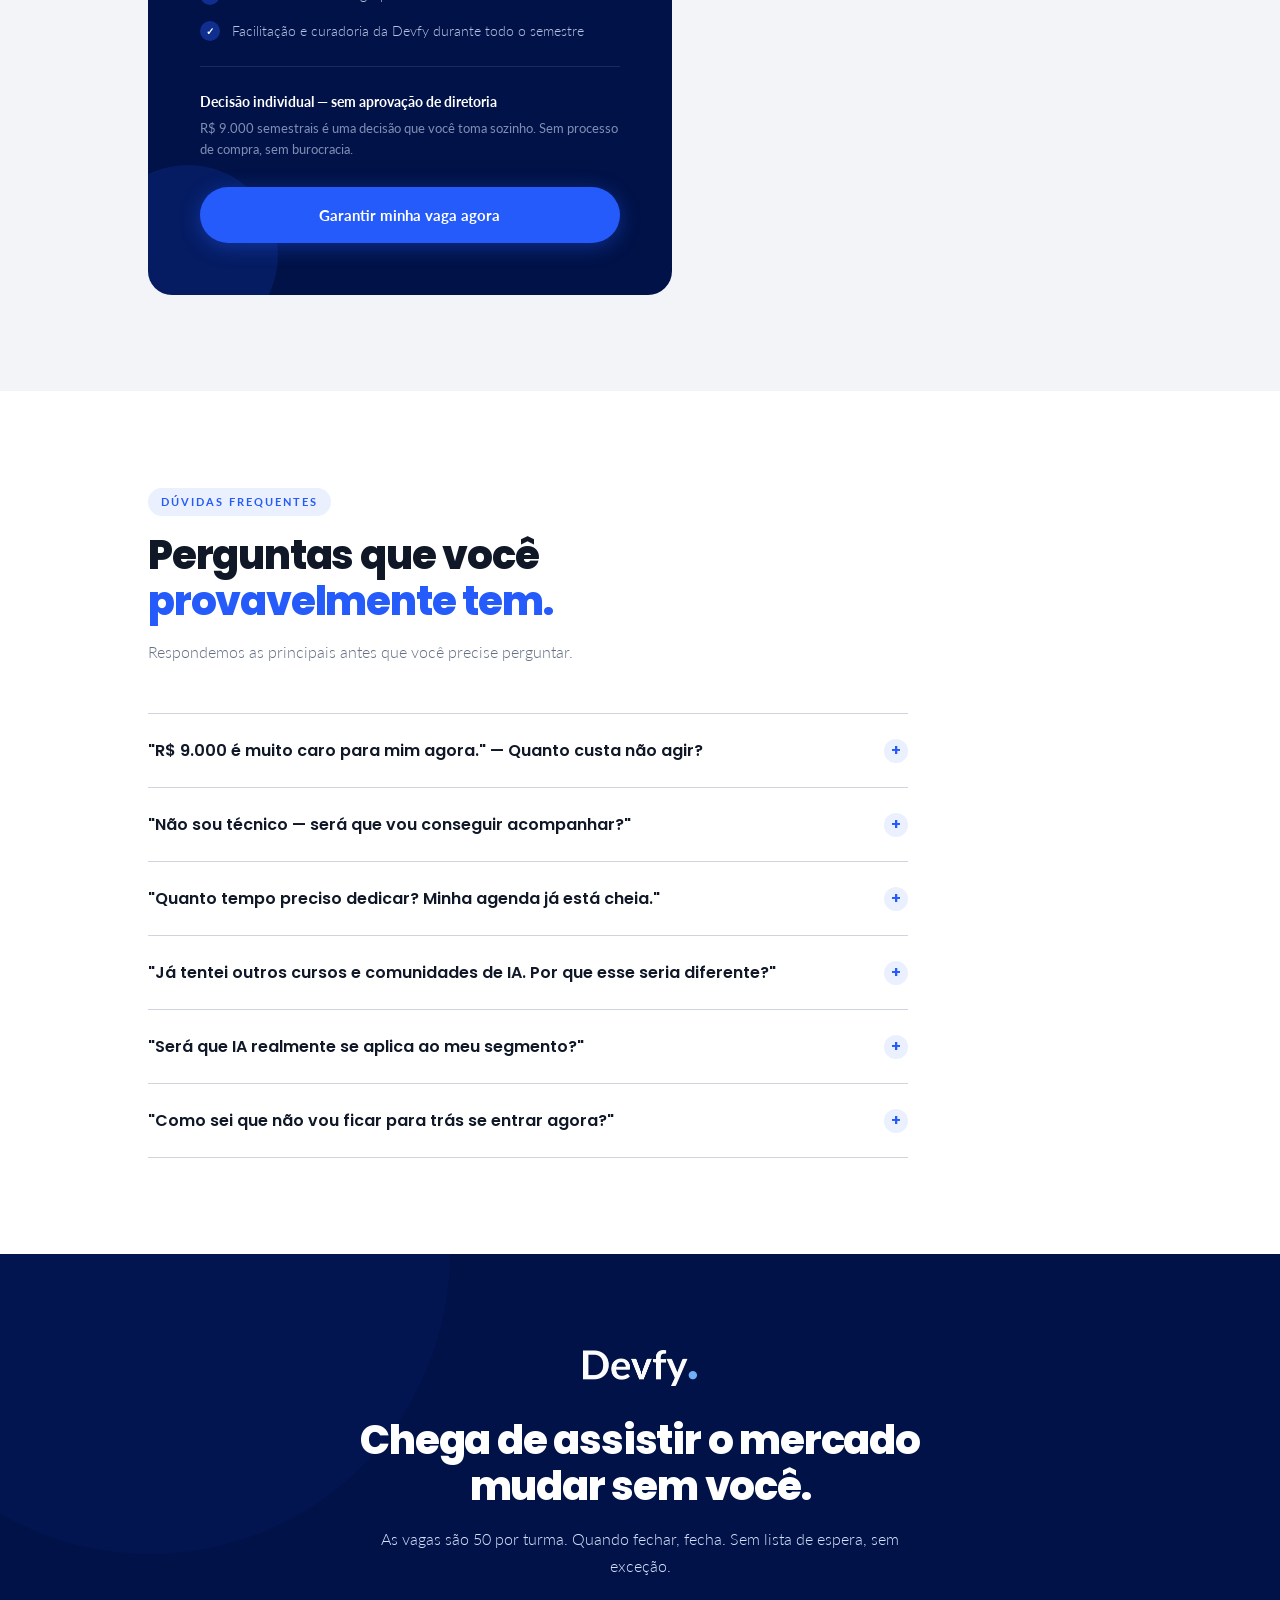
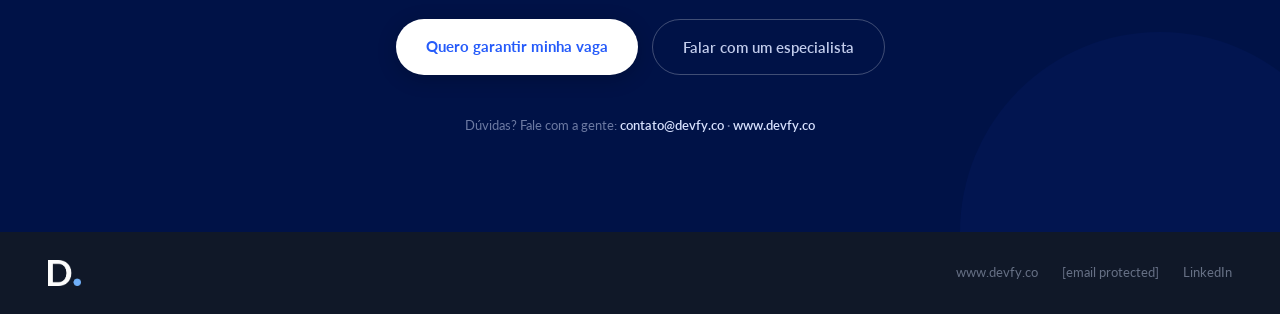
<file: index (3).html>
<!DOCTYPE html>
<html lang="pt-BR">
<head>
<meta charset="UTF-8">
<meta name="viewport" content="width=device-width, initial-scale=1.0">
<title>Devfy Leaders</title>
<link rel="icon" type="image/png" href="[data-uri]">
<link href="https://fonts.googleapis.com/css2?family=Poppins:wght@400;600;700;800&family=Lato:ital,wght@0,300;0,400;0,600;0,700;1,400&display=swap" rel="stylesheet">

<style>
*,*::before,*::after{box-sizing:border-box;margin:0;padding:0}
:root{
  --bp:#255BFA;--bd:#072B94;--bx:#001247;
  --b1:#EBF0FF;--b2:#D7E1FE;--b4:#80A0FF;
  --g9:#101828;--g7:#344054;--g5:#667085;--g3:#D0D5DD;--g1:#F2F4F7;
  --wh:#FFFFFF;--gr:#5EE83C;
}
html{scroll-behavior:smooth}
body{background:var(--wh);color:var(--g7);font-family:Lato,sans-serif;font-size:16px;line-height:1.6;overflow-x:hidden}

/* NAV */
nav{position:fixed;top:0;left:0;right:0;z-index:100;background:rgba(255,255,255,.96);backdrop-filter:blur(12px);border-bottom:1px solid var(--g3);padding:0 48px;height:68px;display:flex;align-items:center;justify-content:space-between}
.nav-logo img{height:30px;object-fit:contain}
.nav-cta{background:var(--bp);color:var(--wh);font-family:Lato,sans-serif;font-weight:700;font-size:14px;padding:10px 24px;border-radius:100px;text-decoration:none;transition:background .2s,transform .2s}
.nav-cta:hover{background:var(--bd);transform:translateY(-1px)}

/* HERO */
.hero{padding-top:68px}
.hero-top{background:var(--bx);padding:88px 48px 120px;position:relative;overflow:hidden}
.hero-top::after{content:"";position:absolute;bottom:-1px;left:0;right:0;height:80px;background:var(--wh);clip-path:polygon(0 80px,100% 0,100% 80px,0 80px)}
.hd{position:absolute;border-radius:50%;background:var(--bp);opacity:.06;pointer-events:none}
.hd1{width:500px;height:500px;top:-200px;right:-100px}
.hd2{width:250px;height:250px;bottom:40px;right:300px}
.hd3{width:140px;height:140px;top:80px;right:380px}
.hero-inner{max-width:1080px;margin:0 auto;position:relative;z-index:2}
.hero-alert{display:inline-flex;align-items:center;gap:10px;background:rgba(255,255,255,.07);border:1px solid rgba(255,255,255,.15);color:rgba(215,225,254,.9);font-size:13px;padding:8px 16px;border-radius:100px;margin-bottom:32px}
.adot{width:7px;height:7px;border-radius:50%;background:var(--gr);flex-shrink:0;box-shadow:0 0 8px var(--gr)}
.astrong{font-weight:700;color:var(--wh)}
h1{font-family:Poppins,sans-serif;font-size:clamp(34px,5vw,58px);font-weight:800;line-height:1.08;letter-spacing:-2px;color:var(--wh);max-width:780px;margin-bottom:24px}
h1 em{font-style:normal;color:#80A0FF}
.hero-sub{font-size:18px;color:rgba(215,225,254,.8);font-weight:300;max-width:600px;margin-bottom:40px;line-height:1.7}
.hero-sub strong{color:var(--wh);font-weight:600}
.hero-actions{display:flex;gap:14px;flex-wrap:wrap}
.btn-p{background:var(--bp);color:var(--wh);font-family:Lato,sans-serif;font-weight:700;font-size:15px;padding:15px 30px;border-radius:100px;text-decoration:none;transition:transform .2s,box-shadow .2s;box-shadow:0 4px 20px rgba(37,91,250,.4)}
.btn-p:hover{transform:translateY(-2px);box-shadow:0 8px 28px rgba(37,91,250,.5)}
.btn-g{background:transparent;color:rgba(215,225,254,.9);font-family:Lato,sans-serif;font-weight:600;font-size:15px;padding:15px 30px;border-radius:100px;border:1.5px solid rgba(255,255,255,.25);text-decoration:none;transition:border-color .2s,color .2s}
.btn-g:hover{border-color:rgba(255,255,255,.6);color:var(--wh)}

/* STATS */
.stats-bar{background:var(--wh);border-bottom:1px solid var(--g3);padding:0 48px}
.stats-inner{max-width:1080px;margin:0 auto;display:flex;align-items:stretch}
.stat{flex:1;padding:32px 24px;border-right:1px solid var(--g3)}
.stat:last-child{border-right:none}
.stat-num{font-family:Poppins,sans-serif;font-size:30px;font-weight:800;color:var(--bp);line-height:1;margin-bottom:6px}
.stat-label{font-size:13px;color:var(--g7);font-weight:400;line-height:1.4}
.stat-source{font-size:10px;color:var(--g3);margin-top:4px}

/* URGENCY */
.urgency{background:var(--b1);border-top:1px solid var(--b2);border-bottom:1px solid var(--b2);padding:16px 48px;text-align:center}
.urgency-inner{max-width:1080px;margin:0 auto;font-size:14px;color:var(--bd);display:flex;align-items:center;justify-content:center;gap:10px}
.urgency-inner strong{font-weight:700}

/* LAYOUT */
.wrap{max-width:1080px;margin:0 auto;padding:0 48px}
.section{padding:96px 0}
.slabel{display:inline-block;background:var(--b1);color:var(--bp);font-size:11px;font-weight:700;letter-spacing:2px;text-transform:uppercase;padding:5px 13px;border-radius:100px;margin-bottom:16px}
h2{font-family:Poppins,sans-serif;font-size:clamp(26px,3.5vw,40px);font-weight:800;color:var(--g9);letter-spacing:-1.2px;line-height:1.15;margin-bottom:14px}
h2 span{color:var(--bp)}
.ssub{font-size:16px;color:var(--g5);font-weight:300;max-width:560px;margin-bottom:52px;line-height:1.7}

/* DOR */
.dor-section{background:var(--g1);padding:80px 0;border-bottom:1px solid var(--g3)}
.dor-grid{display:grid;grid-template-columns:repeat(auto-fit,minmax(240px,1fr));gap:20px}
.dor-card{background:var(--wh);border:1px solid var(--g3);border-radius:16px;padding:28px;border-left:4px solid var(--bp);transition:box-shadow .2s}
.dor-card:hover{box-shadow:0 8px 24px rgba(37,91,250,.08)}
.dor-emoji{font-size:24px;margin-bottom:12px;display:block}
.dor-text{font-size:15px;color:var(--g7);font-weight:400;line-height:1.65;font-style:italic}
.dor-text strong{font-style:normal;color:var(--g9);font-weight:700}

/* AUDIENCE */
.aud-grid{display:grid;grid-template-columns:repeat(auto-fit,minmax(300px,1fr));gap:24px}
.aud-card{background:var(--g1);border:1px solid var(--g3);border-radius:20px;padding:36px;transition:border-color .2s,transform .2s}
.aud-card:hover{border-color:var(--bp);transform:translateY(-3px)}
.aud-tag{display:inline-block;background:var(--b1);color:var(--bp);font-size:10px;font-weight:700;letter-spacing:1.5px;text-transform:uppercase;padding:4px 10px;border-radius:100px;margin-bottom:16px}
.aud-title{font-family:Poppins,sans-serif;font-size:17px;font-weight:700;color:var(--g9);margin-bottom:10px}
.aud-scenario{font-size:14px;color:var(--g5);font-weight:300;line-height:1.65;margin-bottom:16px;font-style:italic}
.aud-result{font-size:13px;color:var(--bp);font-weight:600}
.aud-result::before{content:"→ "}
.excl-box{background:var(--g9);border-radius:20px;padding:40px;margin-top:40px;display:flex;gap:24px;align-items:flex-start;flex-wrap:wrap}
.excl-label{font-family:Poppins,sans-serif;font-size:12px;font-weight:700;color:var(--g5);letter-spacing:1px;text-transform:uppercase;flex-shrink:0;padding-top:4px;min-width:140px}
.excl-text{font-size:15px;color:rgba(255,255,255,.65);font-weight:300;line-height:1.7}
.excl-text strong{color:var(--wh);font-weight:600}

/* PROMESSA */
.promessa{background:var(--bp);padding:80px 0;text-align:center}
.promessa-box{max-width:720px;margin:0 auto}
.plabel{display:inline-block;background:rgba(255,255,255,.15);color:rgba(255,255,255,.9);font-size:11px;font-weight:700;letter-spacing:2px;text-transform:uppercase;padding:5px 13px;border-radius:100px;margin-bottom:24px}
.pquote{font-family:Poppins,sans-serif;font-size:clamp(20px,3vw,30px);font-weight:700;color:var(--wh);line-height:1.35;letter-spacing:-.5px;margin-bottom:20px}
.psub{font-size:16px;color:rgba(215,225,254,.8);font-weight:300;line-height:1.7}

/* JORNADA */
.jornada{background:var(--bx);padding:96px 0;position:relative;overflow:hidden}
.jornada::before{content:"";position:absolute;top:-1px;left:0;right:0;height:80px;background:var(--wh);clip-path:polygon(0 0,100% 80px,100% 0,0 0)}
.jd-deco{position:absolute;border-radius:50%;background:var(--bp);opacity:.04;pointer-events:none}
.jd-d1{width:600px;height:600px;top:-200px;right:-150px}
.jd-d2{width:300px;height:300px;bottom:-100px;left:-80px}
.jornada h2{color:var(--wh)}
.jornada .slabel{background:rgba(37,91,250,.25);color:var(--b2)}
.jornada .ssub{color:rgba(215,225,254,.7)}
.fases{display:grid;grid-template-columns:repeat(2,1fr);gap:20px}
.fase{background:rgba(255,255,255,.04);border:1px solid rgba(255,255,255,.08);border-radius:20px;padding:36px;position:relative;overflow:hidden;transition:border-color .25s}
.fase:hover{border-color:rgba(37,91,250,.5)}
.fase::before{content:"";position:absolute;top:0;left:0;right:0;height:3px;background:var(--bp)}
.fase-num{font-size:11px;font-weight:700;letter-spacing:2px;text-transform:uppercase;color:var(--b4);margin-bottom:8px}
.fase-period{display:inline-block;background:rgba(37,91,250,.2);color:var(--b2);font-size:11px;font-weight:600;padding:3px 10px;border-radius:100px;margin-bottom:14px}
.fase-title{font-family:Poppins,sans-serif;font-size:18px;font-weight:700;color:var(--wh);margin-bottom:10px}
.fase-desc{font-size:14px;color:rgba(215,225,254,.65);font-weight:300;line-height:1.65}
.fase-win{margin-top:16px;padding-top:16px;border-top:1px solid rgba(255,255,255,.07);font-size:12px;color:var(--gr);font-weight:600}
.fase-win::before{content:"✓  "}

/* RITUAIS */
.rit-grid{display:grid;grid-template-columns:repeat(auto-fit,minmax(230px,1fr));gap:20px}
.rit-card{background:var(--wh);border:1px solid var(--g3);border-radius:20px;padding:32px;transition:border-color .2s,box-shadow .2s}
.rit-card:hover{border-color:var(--bp);box-shadow:0 8px 24px rgba(37,91,250,.08)}
.rit-icon{font-size:28px;margin-bottom:16px;display:block}
.rit-freq{display:inline-block;background:var(--b1);color:var(--bp);font-size:10px;font-weight:700;letter-spacing:1.5px;text-transform:uppercase;padding:3px 10px;border-radius:100px;margin-bottom:12px}
.rit-title{font-family:Poppins,sans-serif;font-size:16px;font-weight:700;color:var(--g9);margin-bottom:8px}
.rit-desc{font-size:13px;color:var(--g5);font-weight:300;line-height:1.6}

/* INVEST */
.invest-section{background:var(--g1);padding:96px 0}
.invest-wrap{display:grid;grid-template-columns:1.1fr .9fr;gap:32px;align-items:start}
.invest-card{background:var(--bx);border-radius:24px;padding:52px;color:var(--wh);position:relative;overflow:hidden}
.inv-d1{position:absolute;top:-80px;right:-80px;width:240px;height:240px;border-radius:50%;background:rgba(255,255,255,.04)}
.inv-d2{position:absolute;bottom:-50px;left:-50px;width:180px;height:180px;border-radius:50%;background:rgba(37,91,250,.15)}
.inv-label{font-size:11px;font-weight:700;letter-spacing:2px;text-transform:uppercase;color:var(--b4);margin-bottom:12px}
.inv-tag{display:inline-block;background:rgba(94,232,60,.15);color:var(--gr);border:1px solid rgba(94,232,60,.3);font-size:11px;font-weight:700;letter-spacing:1px;text-transform:uppercase;padding:4px 12px;border-radius:100px;margin-bottom:20px}
.inv-price{font-family:Poppins,sans-serif;font-size:56px;font-weight:800;color:var(--wh);line-height:1;margin-bottom:4px;position:relative;z-index:1}
.inv-period{font-size:14px;color:var(--b2);margin-bottom:32px;position:relative;z-index:1}
.inv-hr{border:none;border-top:1px solid rgba(255,255,255,.1);margin-bottom:28px}
.inv-item{display:flex;align-items:flex-start;gap:12px;margin-bottom:14px;font-size:14px;color:rgba(215,225,254,.85);font-weight:300}
.inv-chk{width:20px;height:20px;background:rgba(37,91,250,.4);border-radius:50%;display:flex;align-items:center;justify-content:center;font-size:10px;flex-shrink:0;margin-top:1px;color:var(--wh);font-weight:700;position:relative;z-index:1}
.inv-anchor{margin-top:24px;padding-top:24px;border-top:1px solid rgba(255,255,255,.1);font-size:13px;color:rgba(215,225,254,.6);line-height:1.6;position:relative;z-index:1}
.inv-anchor strong{color:var(--wh);display:block;font-size:14px;margin-bottom:4px}
.inv-cta{display:block;background:var(--bp);color:var(--wh);font-family:Lato,sans-serif;font-weight:700;font-size:15px;padding:16px 28px;border-radius:100px;text-decoration:none;text-align:center;margin-top:28px;position:relative;z-index:1;transition:transform .2s,box-shadow .2s;box-shadow:0 4px 20px rgba(37,91,250,.4)}
.inv-cta:hover{transform:translateY(-2px);box-shadow:0 8px 28px rgba(37,91,250,.5)}
.inv-details{display:flex;flex-direction:column;gap:18px}
.det-card{background:var(--wh);border:1px solid var(--g3);border-radius:16px;padding:24px;transition:border-color .2s}
.det-card:hover{border-color:var(--bp)}
.det-title{font-family:Poppins,sans-serif;font-size:14px;font-weight:700;color:var(--g9);margin-bottom:6px}
.det-desc{font-size:13px;color:var(--g5);font-weight:300;line-height:1.6}

/* UPSELL */
.upsell-section{padding:80px 0;border-top:1px solid var(--g3)}
.ups-grid{display:grid;grid-template-columns:repeat(3,1fr);gap:0;margin-top:48px}
.ups-card{padding:32px 28px;border-right:1px solid var(--g3)}
.ups-card:last-child{border-right:none}
.ups-step{font-size:11px;font-weight:700;letter-spacing:2px;text-transform:uppercase;color:var(--b4);margin-bottom:10px}
.ups-title{font-family:Poppins,sans-serif;font-size:18px;font-weight:700;color:var(--g9);margin-bottom:10px}
.ups-desc{font-size:14px;color:var(--g5);font-weight:300;line-height:1.65}
.ups-badge{display:inline-block;margin-top:14px;background:var(--b1);color:var(--bp);font-size:11px;font-weight:700;padding:3px 10px;border-radius:100px}

/* CTA */
.cta-section{background:var(--bx);padding:96px 0;text-align:center;position:relative;overflow:hidden}
.cta-d{position:absolute;border-radius:50%;background:var(--bp);opacity:.05;pointer-events:none}
.cta-d1{width:600px;height:600px;top:-300px;left:-150px}
.cta-d2{width:400px;height:400px;bottom:-200px;right:-80px}
.cta-logo{position:relative;z-index:1;margin-bottom:0}
.cta-logo img{height:36px;object-fit:contain}
.cta-section h2{color:var(--wh);max-width:560px;margin:24px auto 16px;position:relative;z-index:1}
.cta-section .ssub{color:var(--b2);margin:0 auto 40px;position:relative;z-index:1}
.cta-actions{display:flex;gap:14px;justify-content:center;flex-wrap:wrap;position:relative;z-index:1}
.btn-pw{background:var(--wh);color:var(--bp);font-family:Lato,sans-serif;font-weight:700;font-size:15px;padding:15px 30px;border-radius:100px;text-decoration:none;transition:transform .2s,box-shadow .2s;box-shadow:0 4px 20px rgba(0,0,0,.2)}
.btn-pw:hover{transform:translateY(-2px);box-shadow:0 8px 28px rgba(0,0,0,.3)}
.cta-contact{margin-top:40px;font-size:13px;color:rgba(215,225,254,.5);position:relative;z-index:1}
.cta-contact a{color:var(--b2);text-decoration:none;font-weight:600}
.cta-contact a:hover{color:var(--wh)}

/* FOOTER */
footer{background:var(--g9);padding:28px 48px;display:flex;align-items:center;justify-content:space-between;flex-wrap:wrap;gap:16px}
.foot-logo{display:flex;align-items:center}.foot-logo img{height:26px;object-fit:contain;display:block}
.foot-links{display:flex;gap:24px}
.foot-links a{color:var(--g5);font-size:13px;text-decoration:none;transition:color .2s}
.foot-links a:hover{color:var(--wh)}

@media(max-width:768px){
  nav{padding:0 20px}
  .hero-top{padding:60px 20px 100px}
  .stats-bar{padding:0 20px}
  .stats-inner{flex-direction:column}
  .stat{border-right:none;border-bottom:1px solid var(--g3);padding:24px 0}
  .stat:last-child{border-bottom:none}
  .urgency{padding:14px 20px}
  .wrap{padding:0 20px}
  .fases{grid-template-columns:1fr}
  .invest-wrap{grid-template-columns:1fr}
  .ups-grid{grid-template-columns:1fr}
  .ups-card{border-right:none;border-bottom:1px solid var(--g3);padding:28px 0}
  .ups-card:last-child{border-bottom:none}
  footer{padding:24px 20px;flex-direction:column;text-align:center}
}

/* QUEM FACILITA */
.quem-section{padding:96px 0;background:var(--wh);border-top:1px solid var(--g3)}
.quem-inner{display:grid;grid-template-columns:1fr 1.4fr;gap:64px;align-items:center}
.quem-avatar{width:200px;height:200px;border-radius:24px;background:var(--b1);border:4px solid var(--b2);overflow:hidden;display:flex;align-items:center;justify-content:center;font-family:Poppins,sans-serif;font-size:64px;font-weight:800;color:var(--bp);flex-shrink:0}
.quem-left{display:flex;flex-direction:column;align-items:flex-start;gap:20px}
.quem-name{font-family:Poppins,sans-serif;font-size:22px;font-weight:700;color:var(--g9);margin-bottom:2px}
.quem-role{font-size:14px;color:var(--bp);font-weight:600}
.quem-bio{font-size:15px;color:var(--g7);line-height:1.75;font-weight:300}
.quem-pills{display:flex;flex-wrap:wrap;gap:8px;margin-top:8px}
.quem-pill{background:var(--b1);color:var(--bd);font-size:12px;font-weight:600;padding:5px 12px;border-radius:100px}

/* DEPOIMENTOS */
.dep-section{background:var(--g1);padding:96px 0;border-top:1px solid var(--g3);border-bottom:1px solid var(--g3)}
.dep-grid{display:grid;grid-template-columns:repeat(auto-fit,minmax(300px,1fr));gap:24px}
.dep-card{background:var(--wh);border:1px solid var(--g3);border-radius:20px;padding:36px;position:relative;transition:border-color .2s,box-shadow .2s}
.dep-card:hover{border-color:var(--bp);box-shadow:0 8px 24px rgba(37,91,250,.08)}
.dep-card::before{content:'"';position:absolute;top:20px;right:28px;font-family:Poppins,sans-serif;font-size:80px;font-weight:800;color:var(--b1);line-height:1}
.dep-text{font-size:15px;color:var(--g7);line-height:1.75;font-weight:300;font-style:italic;margin-bottom:24px;position:relative;z-index:1}
.dep-author{display:flex;align-items:center;gap:14px}
.dep-avatar{width:44px;height:44px;border-radius:50%;background:var(--b1);display:flex;align-items:center;justify-content:center;font-family:Poppins,sans-serif;font-size:16px;font-weight:700;color:var(--bp);flex-shrink:0}
.dep-name{font-family:Poppins,sans-serif;font-size:14px;font-weight:700;color:var(--g9)}
.dep-role{font-size:12px;color:var(--g5);font-weight:300}
.dep-placeholder{background:var(--b1);border:2px dashed var(--b2);border-radius:20px;padding:36px;text-align:center;display:flex;flex-direction:column;align-items:center;justify-content:center;gap:12px;min-height:200px}
.dep-placeholder-icon{font-size:32px}
.dep-placeholder-text{font-size:14px;color:var(--bp);font-weight:600}
.dep-placeholder-sub{font-size:13px;color:var(--g5);font-weight:300}

/* FAQ */
.faq-section{padding:96px 0}
.faq-list{display:flex;flex-direction:column;gap:0;max-width:760px}
.faq-item{border-bottom:1px solid var(--g3)}
.faq-item:first-child{border-top:1px solid var(--g3)}
.faq-q{width:100%;background:none;border:none;padding:24px 0;display:flex;align-items:center;justify-content:space-between;gap:16px;cursor:pointer;text-align:left;font-family:Poppins,sans-serif;font-size:16px;font-weight:600;color:var(--g9);transition:color .2s}
.faq-q:hover{color:var(--bp)}
.faq-icon{width:24px;height:24px;border-radius:50%;background:var(--b1);display:flex;align-items:center;justify-content:center;flex-shrink:0;font-size:16px;color:var(--bp);transition:transform .3s,background .2s}
.faq-item.open .faq-icon{transform:rotate(45deg);background:var(--bp);color:var(--wh)}
.faq-a{max-height:0;overflow:hidden;transition:max-height .35s ease,padding .35s ease}
.faq-a-inner{padding:0 0 24px;font-size:15px;color:var(--g5);line-height:1.75;font-weight:300}
.faq-item.open .faq-a{max-height:300px}

@media(max-width:768px){
  .quem-inner{grid-template-columns:1fr}
  .quem-avatar{width:120px;height:120px;font-size:40px}
}

</style>

</head>
<body>
<nav>
<a href="#" class="nav-logo"><img src="[data-uri]" alt="Devfy"></a>
<a href="#investimento" class="nav-cta">Garantir minha vaga</a>
</nav>
<section class="hero">
<div class="hero-top">
<div class="hd hd1"></div><div class="hd hd2"></div><div class="hd hd3"></div>
<div class="hero-inner">
<div class="hero-alert"><span class="adot"></span><span>Turma 2025 com vagas abertas &mdash; <span class="astrong">grupo limitado a 50 l&iacute;deres</span></span></div>
<h1>Seu concorrente j&aacute; est&aacute;<br>usando IA. <em>E voc&ecirc;?</em></h1>
<p class="hero-sub">Uma mentoria e comunidade para voc&ecirc; que quer entender essa revolu&ccedil;&atilde;o de verdade. Sem promessa de agentes milagrosos prontos para usar, n&oacute;s focamos em formar l&iacute;deres capazes de discernir aplica&ccedil;&atilde;o de IA de maneira estrat&eacute;gica</p>
<div class="hero-actions">
<a href="#investimento" class="btn-p">Quero entrar na pr&oacute;xima turma</a>
<a href="#como-funciona" class="btn-g">Como funciona &rarr;</a>
</div></div></div>
<div class="stats-bar"><div class="stats-inner">
<div class="stat"><div class="stat-num">95%</div><div class="stat-label">das empresas com IA reportam aumento de receita</div><div class="stat-source">Fonte: Ília Digital, 2025</div></div>
<div class="stat"><div class="stat-num">+14%</div><div class="stat-label">de produtividade média com IA generativa no Brasil</div><div class="stat-source">Fonte: Bain & Company, 2025</div></div>
<div class="stat"><div class="stat-num">67%</div><div class="stat-label">das empresas brasileiras têm IA como prioridade estratégica</div><div class="stat-source">Fonte: Bain & Company, 2025</div></div>
<div class="stat"><div class="stat-num">60%</div><div class="stat-label">das empresas ainda não aplicam IA na prática</div><div class="stat-source">Fonte: Qive / Opinion Box, 2025</div></div>
</div></div>
</section>
<div class="urgency"><div class="urgency-inner">&#9889; <strong>O mercado n&atilde;o vai esperar:</strong> o n&uacute;mero de empresas brasileiras com IA dobrou em um ano &mdash; de 12% para 25%. Quem n&atilde;o est&aacute; aprendendo agora, est&aacute; ficando para tr&aacute;s.</div></div>
<section class="dor-section"><div class="wrap">
<span class="slabel">Voc&ecirc; se identifica?</span>
<h2>Isso soa familiar?</h2>
<div class="dor-grid">
<div class="dor-card"><span class="dor-emoji">&#128556;</span><p class="dor-text">"<strong>Todo mundo fala de IA</strong>, mas quando tento entender o que significa pro meu neg&oacute;cio, n&atilde;o encontro resposta pr&aacute;tica."</p></div>
<div class="dor-card"><span class="dor-emoji">&#128260;</span><p class="dor-text">"<strong>J&aacute; tentei contratar tecnologia antes</strong> &mdash; gastei dinheiro, o projeto n&atilde;o foi pra frente e ainda fiquei sem entender o que deu errado."</p></div>
<div class="dor-card"><span class="dor-emoji">&#128202;</span><p class="dor-text">"Meu time perde horas em <strong>tarefas repetitivas</strong> todo dia. Sei que tem solu&ccedil;&atilde;o, mas n&atilde;o sei como avaliar o que &eacute; real do que &eacute; papo de vendedor."</p></div>
<div class="dor-card"><span class="dor-emoji">&#129335;</span><p class="dor-text">"Sou totalmente <strong>dependente de terceiros</strong> para qualquer decis&atilde;o t&eacute;cnica. Pago caro, mas n&atilde;o entendo o que estou pagando."</p></div>
<div class="dor-card"><span class="dor-emoji">&#129302;</span><p class="dor-text">"J&aacute; tentei aplicar uns <strong>agentes prontos de IA</strong>, mas eles n&atilde;o se encaixam no processo da minha empresa."</p></div>
<div class="dor-card"><span class="dor-emoji">&#128532;</span><p class="dor-text">"Eu converso com o GPT e ele parece um <strong>adolescente otimista</strong>, que s&oacute; me bajula e n&atilde;o gera resultado importante."</p></div>
</div></div></section>
<section class="section"><div class="wrap">
<span class="slabel">Para quem &eacute;</span>
<h2>Devfy Leaders <span>n&atilde;o &eacute; para todo mundo.</span><br>&Eacute; para quem tem empresa real e quer resultado real.</h2>
<p class="ssub">Limitamos a 50 membros por turma para garantir que todos no grupo estejam no mesmo n&iacute;vel de comprometimento.</p>
<div class="aud-grid">
<div class="aud-card"><span class="aud-tag">Perfil 01</span><div class="aud-title">O empres&aacute;rio que sente que ficou para tr&aacute;s</div><div class="aud-scenario">"Vejo concorrentes falando de automa&ccedil;&atilde;o, de IA, de efici&ecirc;ncia. Sei que preciso mudar &mdash; mas n&atilde;o sei por onde come&ccedil;ar sem errar."</div><div class="aud-result">Voc&ecirc; sai sabendo exatamente o primeiro passo, sem chute</div></div>
<div class="aud-card"><span class="aud-tag">Perfil 02</span><div class="aud-title">O diretor que precisa decidir, n&atilde;o executar</div><div class="aud-scenario">"Recebo propostas de tecnologia toda semana. Preciso saber avaliar o que &eacute; real do que &eacute; hype &mdash; e o que faz sentido pro meu contexto."</div><div class="aud-result">Voc&ecirc; ganha autonomia para decidir com intelig&ecirc;ncia, n&atilde;o f&eacute;</div></div>
<div class="aud-card"><span class="aud-tag">Perfil 03</span><div class="aud-title">O l&iacute;der que j&aacute; tentou e se frustrou</div><div class="aud-scenario">"Contratei uma consultoria, um sistema, um desenvolvedor. No fim, n&atilde;o funcionou. Perdi dinheiro e fiquei com a mesma dor de antes."</div><div class="aud-result">Voc&ecirc; aprende a estruturar antes de investir &mdash; e para de errar</div></div>
</div>
<div class="excl-box"><div class="excl-label">N&atilde;o &eacute; para voc&ecirc; se&hellip;</div><div class="excl-text">Voc&ecirc; est&aacute; buscando um <strong>curso de IA por curiosidade</strong>, quer aprender a programar, ou quer agentes gen&eacute;ricos prontos. Devfy Leaders &eacute; para l&iacute;deres que t&ecirc;m empresa, t&ecirc;m dor real e querem <strong>desenvolver autonomia genu&iacute;na</strong> na decis&atilde;o do uso de recursos de IA &mdash; n&atilde;o mais uma assinatura esquecida.</div></div>
</div></section>
<div class="promessa"><div class="wrap"><div class="promessa-box">
<span class="plabel">Nossa promessa</span>
<p class="pquote">&ldquo;Voc&ecirc; vai sair com a clareza que a maioria dos empres&aacute;rios brasileiros ainda n&atilde;o tem &mdash; sabendo escolher IA, calcular custo, ROI e aplicando com estrat&eacute;gia.&rdquo;</p>
<p class="psub">N&atilde;o vendemos execu&ccedil;&atilde;o. N&atilde;o fazemos por voc&ecirc;. A Devfy guia sua descoberta para que voc&ecirc; desenvolva autonomia real &mdash; e saiba quando, como e em quem investir em tecnologia com intelig&ecirc;ncia.</p>
</div></div></div>

<section class="jornada" id="como-funciona"><div class="jd-deco jd-d1"></div><div class="jd-deco jd-d2"></div><div class="wrap">
<span class="slabel">A jornada</span>
<h2>6 meses. Do zero &agrave; autonomia real.</h2>
<p class="ssub">Cada fase tem um prop&oacute;sito claro e uma entrega concreta. Voc&ecirc; n&atilde;o assiste &mdash; voc&ecirc; avan&ccedil;a.</p>
<div class="fases">
<div class="fase"><div class="fase-num">Fase 01</div><div class="fase-period">1&ordf; semana</div><div class="fase-title">O alicerce.</div><div class="fase-desc">3 encontros de 90 minutos na primeira semana, para construir base s&oacute;lida do que &eacute; IA, como o mercado est&aacute; em n&uacute;meros e proje&ccedil;&otilde;es, quais os players, quais os conceitos que o empres&aacute;rios precisa saber e os diferentes m&eacute;todos de aplica&ccedil;&atilde;o da IA</div><div class="fase-win">&#10003; Voc&ecirc; sai sabendo onde atacar primeiro</div></div>
<div class="fase"><div class="fase-num">Fase 02</div><div class="fase-period">1&ordm; M&ecirc;s</div><div class="fase-title">Aprofundamento pr&aacute;tico</div><div class="fase-desc">Vamos conduzir cases pr&aacute;ticos em encontros semanais durante as tr&ecirc;s semanas do primeiro m&ecirc;s, onde vamos explorar processos reais das empresas usando frameworks importantes, direcionando como o gestor constr&oacute;i a linha de racioc&iacute;nio para tomada de decis&atilde;o</div><div class="fase-win">&#10003; Autonomia real no entendimento de cen&aacute;rios</div></div>
<div class="fase"><div class="fase-num">Fase 03</div><div class="fase-period">2&ordm; &ndash; 6&ordm; M&ecirc;s</div><div class="fase-title">Aprofundamento pr&aacute;tico cont&iacute;nuo</div><div class="fase-desc">Em reuni&otilde;es quinzenais lidamos com cases dos membros, ajudando na constru&ccedil;&atilde;o da estrat&eacute;gia de IA, apoiamos j&aacute; a instala&ccedil;&atilde;o de alguns fluxos e agentes com ferramentas acess&iacute;veis (pegando as frutas baixas) e vamos atualizando o conhecimento com novidades do mercado.</div><div class="fase-win"></div></div>
</div></div></section>
<section class="section"><div class="wrap">
<span class="slabel">O formato</span>
<h2>Uma cad&ecirc;ncia que <span>cabe na sua agenda</span><br>e ainda assim gera resultado</h2>
<p class="ssub">Sem compromisso di&aacute;rio absurdo. Sem aula de 3 horas. Desenhado para CEO e diretor que tem empresa para tocar.</p>
<div class="rit-grid">
<div class="rit-card"><span class="rit-icon">&#128293;</span><span class="rit-freq">Semana 1 &middot; Immers&atilde;o</span><div class="rit-title">Sess&otilde;es de immers&atilde;o na primeira semana</div><div class="rit-desc">3 encontros de 90 minutos na primeira semana para construir a base: o que &eacute; IA, o mercado em n&uacute;meros, os players, os conceitos que todo empres&aacute;rio precisa dominar e os m&eacute;todos de aplica&ccedil;&atilde;o.</div></div>
<div class="rit-card"><span class="rit-icon">&#127919;</span><span class="rit-freq">1&ordm; M&ecirc;s &middot; Online</span><div class="rit-title">Sess&otilde;es semanais de aprofundamento</div><div class="rit-desc">Encontros semanais durante o primeiro m&ecirc;s com cases pr&aacute;ticos de empresas reais, frameworks de tomada de decis&atilde;o e orienta&ccedil;&atilde;o estruturada para construir autonomia.</div></div>
<div class="rit-card"><span class="rit-icon">&#128197;</span><span class="rit-freq">2&ordm; ao 6&ordm; M&ecirc;s &middot; Online</span><div class="rit-title">Sess&otilde;es quinzenais de evolu&ccedil;&atilde;o</div><div class="rit-desc">Reuni&otilde;es quinzenais com cases dos membros, constru&ccedil;&atilde;o de estrat&eacute;gia de IA, instala&ccedil;&atilde;o de fluxos e agentes com ferramentas acess&iacute;veis, e atualiza&ccedil;&otilde;es de mercado.</div></div>
<div class="rit-card"><span class="rit-icon">&#129309;</span><span class="rit-freq">Trimestral &middot; Presencial</span><div class="rit-title">Encontros presenciais (duas vezes)</div><div class="rit-desc">Dois encontros presenciais ao longo do semestre. Formato denso e imersivo. Onde o grupo para de ser lista de contatos e vira rede real de confian&ccedil;a.</div></div>
<div class="rit-card"><span class="rit-icon">&#9889;</span><span class="rit-freq">Cont&iacute;nuo &middot; Ass&iacute;ncrono</span><div class="rit-title">Conte&uacute;do ass&iacute;ncrono</div><div class="rit-desc">Frameworks, cases e provoca&ccedil;&otilde;es curtas entre encontros. S&oacute; o que &eacute; acion&aacute;vel para quem tem empresa. Consome quando quiser, aplica no mesmo dia.</div></div>
<div class="rit-card"><span class="rit-icon">&#128172;</span><span class="rit-freq">Cont&iacute;nuo &middot; Canal exclusivo</span><div class="rit-title">Grupo de pares comprometidos</div><div class="rit-desc">Canal exclusivo onde os membros trocam d&uacute;vidas, descobertas e avan&ccedil;os entre encontros. O filtro de entrada garante que todo mundo no grupo vale seu tempo.</div></div>
</div></div></section>
<section class="invest-section" id="investimento"><div class="wrap">
<span class="slabel">Investimento</span>
<h2>O custo de <span>n&atilde;o agir</span> &eacute; maior<br>do que o custo de entrar</h2>
<p class="ssub">Quanto voc&ecirc; perde por m&ecirc;s em processos manuais, decis&otilde;es erradas de tecnologia e tempo de time em tarefas repetitivas? Compare com R$1.500/m&ecirc;s.</p>
<div class="invest-wrap">
<div class="invest-card"><div class="inv-d1"></div><div class="inv-d2"></div>
<div class="inv-label">Jornada semestral completa</div>
<div class="inv-tag">&#9679; Vagas limitadas</div>
<div class="inv-price">R$ 9.000</div>
<div class="inv-period">por semestre &middot; equivale a R$ 1.500/m&ecirc;s</div>
<hr class="inv-hr">
<div class="inv-item"><div class="inv-chk">&#10003;</div>3 sess&otilde;es de immers&atilde;o na semana 1 &mdash; base s&oacute;lida e mapa de aplica&ccedil;&atilde;o</div>
<div class="inv-item"><div class="inv-chk">&#10003;</div>Sess&otilde;es semanais no 1&ordm; m&ecirc;s com cases pr&aacute;ticos reais</div>
<div class="inv-item"><div class="inv-chk">&#10003;</div>Sess&otilde;es quinzenais do 2&ordm; ao 6&ordm; m&ecirc;s &mdash; estrat&eacute;gia e implementa&ccedil;&atilde;o</div>
<div class="inv-item"><div class="inv-chk">&#10003;</div>2 encontros presenciais (trimestral)</div>
<div class="inv-item"><div class="inv-chk">&#10003;</div>Conte&uacute;do ass&iacute;ncrono acion&aacute;vel entre encontros</div>
<div class="inv-item"><div class="inv-chk">&#10003;</div>Canal exclusivo com grupo de at&eacute; 50 l&iacute;deres</div>
<div class="inv-item"><div class="inv-chk">&#10003;</div>Facilita&ccedil;&atilde;o e curadoria da Devfy durante todo o semestre</div>
<div class="inv-anchor"><strong>Decis&atilde;o individual &mdash; sem aprova&ccedil;&atilde;o de diretoria</strong>R$ 9.000 semestrais &eacute; uma decis&atilde;o que voc&ecirc; toma sozinho. Sem processo de compra, sem burocracia.</div>
<a href="https://www.asaas.com/c/05th1xivm8i6wlau" class="inv-cta">Garantir minha vaga agora</a>
</div>
<div class="inv-details">
<div class="det-card"><div class="det-title">&#128274; Por que o grupo &eacute; limitado a 50?</div><div class="det-desc">Porque qualidade de troca depende de comprometimento m&uacute;tuo. Com 50 l&iacute;deres pagantes, todos t&ecirc;m motivo real para aparecer, preparar e contribuir. N&atilde;o &eacute; uma comunidade de curiosos.</div></div>
<div class="det-card"><div class="det-title">&#128197; Por que 6 meses e n&atilde;o mensal?</div><div class="det-desc">Mudan&ccedil;a de mentalidade n&atilde;o acontece em 30 dias. 6 meses &eacute; o m&iacute;nimo para voc&ecirc; sair com autonomia real &mdash; n&atilde;o s&oacute; com informa&ccedil;&atilde;o nova. Quem compra mensal cancela antes de colher resultado.</div></div>

<div class="det-card"><div class="det-title">&#127962; Qual o perfil de quem vai estar l&aacute;?</div><div class="det-desc">Empres&aacute;rios e diretores com empresa em opera&ccedil;&atilde;o, que j&aacute; sentem a dor da inefici&ecirc;ncia ou da falta de clareza sobre tecnologia. Nenhum estudante, nenhum curioso &mdash; todos com skin in the game.</div></div>
</div></div></div></section>

<!-- FAQ -->
<section class="faq-section">
<div class="wrap">
  <span class="slabel">D&uacute;vidas frequentes</span>
  <h2>Perguntas que voc&ecirc;<br><span>provavelmente tem.</span></h2>
  <p class="ssub" style="margin-bottom:48px">Respondemos as principais antes que voc&ecirc; precise perguntar.</p>
  <div class="faq-list">
    <div class="faq-item">
      <button class="faq-q">"R$ 9.000 &eacute; muito caro para mim agora." &mdash; Quanto custa n&atilde;o agir?<span class="faq-icon">+</span></button>
      <div class="faq-a"><div class="faq-a-inner">Um processo manual que toma 3 horas do seu time por dia custa, em m&eacute;dia, R$ 3.000&ndash;R$ 5.000 por m&ecirc;s em improdutividade. Uma decis&atilde;o errada de tecnologia custa de R$ 20.000 a R$ 100.000. Devfy Leaders custa R$ 1.500/m&ecirc;s e te d&aacute; a clareza para parar de errar. A pergunta real &eacute;: quanto voc&ecirc; j&aacute; perdeu por n&atilde;o saber decidir sobre IA?</div></div>
    </div>
    <div class="faq-item">
      <button class="faq-q">"N&atilde;o sou t&eacute;cnico &mdash; ser&aacute; que vou conseguir acompanhar?"<span class="faq-icon">+</span></button>
      <div class="faq-a"><div class="faq-a-inner">Devfy Leaders foi criado exatamente para quem n&atilde;o &eacute; t&eacute;cnico. Voc&ecirc; n&atilde;o vai aprender a programar &mdash; vai aprender a pensar estrategicamente sobre IA. A linguagem &eacute; de empres&aacute;rio para empres&aacute;rio. Se voc&ecirc; sabe tocar uma empresa, voc&ecirc; vai acompanhar. Garantido.</div></div>
    </div>
    <div class="faq-item">
      <button class="faq-q">"Quanto tempo preciso dedicar? Minha agenda j&aacute; est&aacute; cheia."<span class="faq-icon">+</span></button>
      <div class="faq-a"><div class="faq-a-inner">O formato foi desenhado para CEO e diretor que tem empresa para tocar. Na primeira semana s&atilde;o 3 encontros de 90 minutos. No primeiro m&ecirc;s, uma sess&atilde;o semanal. Do segundo m&ecirc;s em diante, quinzenal. Dois encontros presenciais no semestre. Quem n&atilde;o consegue separar isso, provavelmente n&atilde;o est&aacute; pronto para mudar.</div></div>
    </div>
    <div class="faq-item">
      <button class="faq-q">"J&aacute; tentei outros cursos e comunidades de IA. Por que esse seria diferente?"<span class="faq-icon">+</span></button>
      <div class="faq-a"><div class="faq-a-inner">Porque Devfy Leaders n&atilde;o &eacute; um curso de IA. N&atilde;o tem m&oacute;dulos gravados. N&atilde;o ensina a usar ferramentas. Nosso foco &eacute; formar o racioc&iacute;nio estrat&eacute;gico do empres&aacute;rio: como calcular ROI, como avaliar fornecedores, como identificar onde atacar primeiro. O que voc&ecirc; fez antes te deu informa&ccedil;&atilde;o. Devfy Leaders te d&aacute; discernimento.</div></div>
    </div>
    <div class="faq-item">
      <button class="faq-q">"Ser&aacute; que IA realmente se aplica ao meu segmento?"<span class="faq-icon">+</span></button>
      <div class="faq-a"><div class="faq-a-inner">Esta &eacute; exatamente a pergunta certa &mdash; e que a maioria dos empres&aacute;rios nunca consegue responder com clareza. No Devfy Leaders voc&ecirc; aprende a mapear os processos da sua empresa e avaliar onde IA gera ROI real e onde &eacute; apenas hype. Sair sem saber a resposta para essa pergunta &eacute; um risco maior do que entrar.</div></div>
    </div>
    <div class="faq-item">
      <button class="faq-q">"Como sei que n&atilde;o vou ficar para tr&aacute;s se entrar agora?"<span class="faq-icon">+</span></button>
      <div class="faq-a"><div class="faq-a-inner">O mercado de IA muda toda semana. Tentar acompanhar sozinho &eacute; imposs&iacute;vel &mdash; e &eacute; por isso que o Devfy Leaders atualiza o conhecimento continuamente ao longo dos 6 meses. Voc&ecirc; n&atilde;o precisa saber tudo. Precisa saber o que importa para o seu neg&oacute;cio &mdash; e ter um grupo de pares e especialistas para te manter no caminho certo.</div></div>
    </div>
  </div>
</div>
</section>

<section class="cta-section"><div class="cta-d cta-d1"></div><div class="cta-d cta-d2"></div><div class="wrap">
<div class="cta-logo"><img src="[data-uri]" alt="Devfy"></div>
<h2>Chega de assistir o mercado mudar sem voc&ecirc;.</h2>
<p class="ssub">As vagas s&atilde;o 50 por turma. Quando fechar, fecha. Sem lista de espera, sem exce&ccedil;&atilde;o.</p>
<div class="cta-actions">
<a href="https://www.asaas.com/c/05th1xivm8i6wlau" class="btn-pw">Quero garantir minha vaga</a>
<a href="https://api.whatsapp.com/send/?phone=%2B5511914633873&amp;text&amp;type=phone_number&amp;app_absent=0" class="btn-g">Falar com um especialista</a>
</div>
<p class="cta-contact">D&uacute;vidas? Fale com a gente: <a href="#" data-em="contato" data-do="devfy.co"></a> &middot; <a href="https://www.devfy.co" target="_blank">www.devfy.co</a></p>
</div></section>
<footer>
<div class="foot-logo"><img src="[data-uri]" alt="Devfy" style="height:26px;object-fit:contain;display:block;"></div>
<div class="foot-links">
<a href="https://www.devfy.co" target="_blank">www.devfy.co</a>
<a href="#" data-em="contato" data-do="devfy.co"><span class="__cf_email__" data-cfemail="86e5e9e8f2e7f2e9c6e2e3f0e0ffa8e5e9">[email&#160;protected]</span></a>
<a href="https://linkedin.com/company/devfy" target="_blank">LinkedIn</a>
</div>
</footer>
<script>
document.querySelectorAll('.faq-q').forEach(function(btn){
  btn.addEventListener('click',function(){
    var item=this.closest('.faq-item');
    var wasOpen=item.classList.contains('open');
    document.querySelectorAll('.faq-item').forEach(function(i){i.classList.remove('open')});
    if(!wasOpen) item.classList.add('open');
  });
});
</script>
<script>
document.addEventListener('DOMContentLoaded',function(){
  document.querySelectorAll('[data-em]').forEach(function(a){
    var addr=a.getAttribute('data-em')+'@'+a.getAttribute('data-do');
    a.href='mai'+'lto:'+addr;
    if(a.textContent.trim()===a.innerHTML.trim()) a.textContent=addr;
  });
});
</script>
</body>
</html>
</file>
<file: style.css>
*,*::before,*::after{box-sizing:border-box;margin:0;padding:0}
:root{
  --bp:#255BFA;--bd:#072B94;--bx:#001247;
  --b1:#EBF0FF;--b2:#D7E1FE;--b4:#80A0FF;
  --g9:#101828;--g7:#344054;--g5:#667085;--g3:#D0D5DD;--g1:#F2F4F7;
  --wh:#FFFFFF;--gr:#5EE83C;
}
html{scroll-behavior:smooth}
body{background:var(--wh);color:var(--g7);font-family:Lato,sans-serif;font-size:16px;line-height:1.6;overflow-x:hidden}

/* NAV */
nav{position:fixed;top:0;left:0;right:0;z-index:100;background:rgba(255,255,255,.96);backdrop-filter:blur(12px);border-bottom:1px solid var(--g3);padding:0 48px;height:68px;display:flex;align-items:center;justify-content:space-between}
.nav-logo img{height:30px;object-fit:contain}
.nav-cta{background:var(--bp);color:var(--wh);font-family:Lato,sans-serif;font-weight:700;font-size:14px;padding:10px 24px;border-radius:100px;text-decoration:none;transition:background .2s,transform .2s}
.nav-cta:hover{background:var(--bd);transform:translateY(-1px)}

/* HERO */
.hero{padding-top:68px}
.hero-top{background:var(--bx);padding:88px 48px 120px;position:relative;overflow:hidden}
.hero-top::after{content:"";position:absolute;bottom:-1px;left:0;right:0;height:80px;background:var(--wh);clip-path:polygon(0 80px,100% 0,100% 80px,0 80px)}
.hd{position:absolute;border-radius:50%;background:var(--bp);opacity:.06;pointer-events:none}
.hd1{width:500px;height:500px;top:-200px;right:-100px}
.hd2{width:250px;height:250px;bottom:40px;right:300px}
.hd3{width:140px;height:140px;top:80px;right:380px}
.hero-inner{max-width:1080px;margin:0 auto;position:relative;z-index:2;display:grid;grid-template-columns:1fr 1fr;gap:56px;align-items:center}
.hero-copy{min-width:0}
.hero-video{min-width:0}
.hero-video-wrap{position:relative;padding-top:56.25%;border-radius:16px;overflow:hidden;background:rgba(255,255,255,.06);border:1px solid rgba(255,255,255,.1);box-shadow:0 24px 64px rgba(0,0,0,.4)}
.hero-video-wrap iframe{position:absolute;top:0;left:0;width:100%;height:100%}
.hero-alert{display:inline-flex;align-items:center;gap:10px;background:rgba(255,255,255,.07);border:1px solid rgba(255,255,255,.15);color:rgba(215,225,254,.9);font-size:13px;padding:8px 16px;border-radius:100px;margin-bottom:32px}
.adot{width:7px;height:7px;border-radius:50%;background:var(--gr);flex-shrink:0;box-shadow:0 0 8px var(--gr)}
.astrong{font-weight:700;color:var(--wh)}
h1{font-family:Poppins,sans-serif;font-size:clamp(34px,5vw,58px);font-weight:800;line-height:1.08;letter-spacing:-2px;color:var(--wh);max-width:780px;margin-bottom:24px}
h1 em{font-style:normal;color:#80A0FF}
.hero-sub{font-size:18px;color:rgba(215,225,254,.8);font-weight:300;max-width:600px;margin-bottom:40px;line-height:1.7}
.hero-sub strong{color:var(--wh);font-weight:600}
.hero-actions{display:flex;gap:14px;flex-wrap:wrap}
.btn-p{background:var(--bp);color:var(--wh);font-family:Lato,sans-serif;font-weight:700;font-size:15px;padding:15px 30px;border-radius:100px;text-decoration:none;transition:transform .2s,box-shadow .2s;box-shadow:0 4px 20px rgba(37,91,250,.4)}
.btn-p:hover{transform:translateY(-2px);box-shadow:0 8px 28px rgba(37,91,250,.5)}
.btn-g{background:transparent;color:rgba(215,225,254,.9);font-family:Lato,sans-serif;font-weight:600;font-size:15px;padding:15px 30px;border-radius:100px;border:1.5px solid rgba(255,255,255,.25);text-decoration:none;transition:border-color .2s,color .2s}
.btn-g:hover{border-color:rgba(255,255,255,.6);color:var(--wh)}

/* STATS */
.stats-bar{background:var(--wh);border-bottom:1px solid var(--g3);padding:0 48px}
.stats-inner{max-width:1080px;margin:0 auto;display:flex;align-items:stretch}
.stat{flex:1;padding:32px 24px;border-right:1px solid var(--g3)}
.stat:last-child{border-right:none}
.stat-num{font-family:Poppins,sans-serif;font-size:30px;font-weight:800;color:var(--bp);line-height:1;margin-bottom:6px}
.stat-label{font-size:13px;color:var(--g7);font-weight:400;line-height:1.4}
.stat-source{font-size:10px;color:var(--g3);margin-top:4px}

/* URGENCY */
.urgency{background:var(--b1);border-top:1px solid var(--b2);border-bottom:1px solid var(--b2);padding:16px 48px;text-align:center}
.urgency-inner{max-width:1080px;margin:0 auto;font-size:14px;color:var(--bd);display:flex;align-items:center;justify-content:center;gap:10px}
.urgency-inner strong{font-weight:700}

/* LAYOUT */
.wrap{max-width:1080px;margin:0 auto;padding:0 48px}
.section{padding:96px 0}
.slabel{display:inline-block;background:var(--b1);color:var(--bp);font-size:11px;font-weight:700;letter-spacing:2px;text-transform:uppercase;padding:5px 13px;border-radius:100px;margin-bottom:16px}
h2{font-family:Poppins,sans-serif;font-size:clamp(26px,3.5vw,40px);font-weight:800;color:var(--g9);letter-spacing:-1.2px;line-height:1.15;margin-bottom:14px}
h2 span{color:var(--bp)}
.ssub{font-size:16px;color:var(--g5);font-weight:300;max-width:560px;margin-bottom:52px;line-height:1.7}

/* DOR */
.dor-section{background:var(--g1);padding:80px 0;border-bottom:1px solid var(--g3)}
.dor-grid{display:grid;grid-template-columns:repeat(auto-fit,minmax(240px,1fr));gap:20px}
.dor-card{background:var(--wh);border:1px solid var(--g3);border-radius:16px;padding:28px;border-left:4px solid var(--bp);transition:box-shadow .2s}
.dor-card:hover{box-shadow:0 8px 24px rgba(37,91,250,.08)}
.dor-emoji{font-size:24px;margin-bottom:12px;display:block}
.dor-text{font-size:15px;color:var(--g7);font-weight:400;line-height:1.65;font-style:italic}
.dor-text strong{font-style:normal;color:var(--g9);font-weight:700}

/* AUDIENCE */
.aud-grid{display:grid;grid-template-columns:repeat(auto-fit,minmax(300px,1fr));gap:24px}
.aud-card{background:var(--g1);border:1px solid var(--g3);border-radius:20px;padding:36px;transition:border-color .2s,transform .2s}
.aud-card:hover{border-color:var(--bp);transform:translateY(-3px)}
.aud-tag{display:inline-block;background:var(--b1);color:var(--bp);font-size:10px;font-weight:700;letter-spacing:1.5px;text-transform:uppercase;padding:4px 10px;border-radius:100px;margin-bottom:16px}
.aud-title{font-family:Poppins,sans-serif;font-size:17px;font-weight:700;color:var(--g9);margin-bottom:10px}
.aud-scenario{font-size:14px;color:var(--g5);font-weight:300;line-height:1.65;margin-bottom:16px;font-style:italic}
.aud-result{font-size:13px;color:var(--bp);font-weight:600}
.aud-result::before{content:"→ "}
.excl-box{background:var(--g9);border-radius:20px;padding:40px;margin-top:40px;display:flex;gap:24px;align-items:flex-start;flex-wrap:wrap}
.excl-label{font-family:Poppins,sans-serif;font-size:12px;font-weight:700;color:var(--g5);letter-spacing:1px;text-transform:uppercase;flex-shrink:0;padding-top:4px;min-width:140px}
.excl-text{font-size:15px;color:rgba(255,255,255,.65);font-weight:300;line-height:1.7}
.excl-text strong{color:var(--wh);font-weight:600}

/* PROMESSA */
.promessa{background:var(--bp);padding:80px 0;text-align:center}
.promessa-box{max-width:720px;margin:0 auto}
.plabel{display:inline-block;background:rgba(255,255,255,.15);color:rgba(255,255,255,.9);font-size:11px;font-weight:700;letter-spacing:2px;text-transform:uppercase;padding:5px 13px;border-radius:100px;margin-bottom:24px}
.pquote{font-family:Poppins,sans-serif;font-size:clamp(20px,3vw,30px);font-weight:700;color:var(--wh);line-height:1.35;letter-spacing:-.5px;margin-bottom:20px}
.psub{font-size:16px;color:rgba(215,225,254,.8);font-weight:300;line-height:1.7}

/* AUTORIDADE */
.autd-section{background:var(--bx);padding:96px 0;position:relative;overflow:hidden}
.autd-section::before{content:"";position:absolute;top:-1px;left:0;right:0;height:80px;background:var(--wh);clip-path:polygon(0 0,100% 80px,100% 0,0 0)}
.autd-deco{position:absolute;border-radius:50%;background:var(--bp);opacity:.04;pointer-events:none}
.autd-d1{width:600px;height:600px;top:-200px;right:-150px}
.autd-d2{width:300px;height:300px;bottom:-100px;left:-80px}
.autd-section h2{color:var(--wh)}
.autd-section .slabel{background:rgba(37,91,250,.25);color:var(--b2)}
.autd-sub{color:rgba(215,225,254,.7)}
.autd-stats{display:grid;grid-template-columns:repeat(4,1fr);gap:2px;margin:48px 0;background:rgba(255,255,255,.06);border-radius:20px;overflow:hidden}
.autd-stat{padding:40px 28px;background:rgba(255,255,255,.03);transition:background .2s}
.autd-stat:hover{background:rgba(37,91,250,.12)}
.autd-num{font-family:Poppins,sans-serif;font-size:52px;font-weight:800;color:var(--wh);line-height:1;margin-bottom:10px}
.autd-num span{font-size:28px;color:var(--b2);font-weight:700}
.autd-desc{font-size:13px;color:rgba(215,225,254,.55);font-weight:300;line-height:1.5}
.autd-manifesto{display:flex;align-items:flex-start;gap:20px;background:rgba(37,91,250,.1);border:1px solid rgba(37,91,250,.28);border-radius:16px;padding:32px}
.autd-micon{font-size:28px;flex-shrink:0;margin-top:2px}
.autd-mtext{font-size:15px;color:rgba(215,225,254,.8);line-height:1.75;font-weight:300}
.autd-mtext strong{display:block;color:var(--wh);font-weight:700;font-family:Poppins,sans-serif;font-size:16px;margin-bottom:6px}

/* FORMATO TIMELINE */
.fmt-timeline{position:relative;padding:4px 0 0}
.fmt-timeline::before{content:'';position:absolute;top:0;bottom:0;left:50%;width:2px;background:linear-gradient(to bottom,var(--bp),rgba(37,91,250,.15));transform:translateX(-50%);z-index:0}
.fmt-item{display:grid;grid-template-columns:1fr 60px 1fr;gap:0 20px;margin-bottom:32px;align-items:start}
.fmt-item:last-child{margin-bottom:0}
.fmt-dot{grid-column:2;grid-row:1;justify-self:center;align-self:start;width:52px;height:52px;border-radius:50%;background:var(--wh);border:2px solid var(--bp);display:flex;align-items:center;justify-content:center;font-size:22px;z-index:1;position:relative;box-shadow:0 0 0 5px var(--b1)}
.fmt-item:nth-child(odd) .fmt-body{grid-column:3;grid-row:1}
.fmt-item:nth-child(even) .fmt-body{grid-column:1;grid-row:1}
.fmt-body{background:var(--wh);border:1px solid var(--g3);border-radius:16px;padding:24px;transition:border-color .2s,box-shadow .2s}
.fmt-body:hover{border-color:var(--bp);box-shadow:0 8px 24px rgba(37,91,250,.08)}
.fmt-freq{display:inline-block;background:var(--b1);color:var(--bp);font-size:10px;font-weight:700;letter-spacing:1.5px;text-transform:uppercase;padding:3px 10px;border-radius:100px;margin-bottom:10px}
.fmt-title{font-family:Poppins,sans-serif;font-size:16px;font-weight:700;color:var(--g9);margin-bottom:8px}
.fmt-desc{font-size:13px;color:var(--g5);font-weight:300;line-height:1.6}

/* INVEST */
.invest-section{background:var(--g1);padding:96px 0}
.invest-wrap{display:grid;grid-template-columns:1.1fr .9fr;gap:32px;align-items:start}
.invest-card{background:var(--bx);border-radius:24px;padding:52px;color:var(--wh);position:relative;overflow:hidden}
.inv-d1{position:absolute;top:-80px;right:-80px;width:240px;height:240px;border-radius:50%;background:rgba(255,255,255,.04)}
.inv-d2{position:absolute;bottom:-50px;left:-50px;width:180px;height:180px;border-radius:50%;background:rgba(37,91,250,.15)}
.inv-label{font-size:11px;font-weight:700;letter-spacing:2px;text-transform:uppercase;color:var(--b4);margin-bottom:12px}
.inv-tag{display:inline-block;background:rgba(94,232,60,.15);color:var(--gr);border:1px solid rgba(94,232,60,.3);font-size:11px;font-weight:700;letter-spacing:1px;text-transform:uppercase;padding:4px 12px;border-radius:100px;margin-bottom:20px}
.inv-price{font-family:Poppins,sans-serif;font-size:56px;font-weight:800;color:var(--wh);line-height:1;margin-bottom:4px;position:relative;z-index:1}
.inv-period{font-size:14px;color:var(--b2);margin-bottom:32px;position:relative;z-index:1}
.inv-hr{border:none;border-top:1px solid rgba(255,255,255,.1);margin-bottom:28px}
.inv-item{display:flex;align-items:flex-start;gap:12px;margin-bottom:14px;font-size:14px;color:rgba(215,225,254,.85);font-weight:300}
.inv-chk{width:20px;height:20px;background:rgba(37,91,250,.4);border-radius:50%;display:flex;align-items:center;justify-content:center;font-size:10px;flex-shrink:0;margin-top:1px;color:var(--wh);font-weight:700;position:relative;z-index:1}
.inv-anchor{margin-top:24px;padding-top:24px;border-top:1px solid rgba(255,255,255,.1);font-size:13px;color:rgba(215,225,254,.6);line-height:1.6;position:relative;z-index:1}
.inv-anchor strong{color:var(--wh);display:block;font-size:14px;margin-bottom:4px}
.inv-cta{display:block;background:var(--bp);color:var(--wh);font-family:Lato,sans-serif;font-weight:700;font-size:15px;padding:16px 28px;border-radius:100px;text-decoration:none;text-align:center;margin-top:28px;position:relative;z-index:1;transition:transform .2s,box-shadow .2s;box-shadow:0 4px 20px rgba(37,91,250,.4)}
.inv-cta:hover{transform:translateY(-2px);box-shadow:0 8px 28px rgba(37,91,250,.5)}
.inv-details{display:flex;flex-direction:column;gap:18px}
.det-card{background:var(--wh);border:1px solid var(--g3);border-radius:16px;padding:24px;transition:border-color .2s}
.det-card:hover{border-color:var(--bp)}
.det-title{font-family:Poppins,sans-serif;font-size:14px;font-weight:700;color:var(--g9);margin-bottom:6px}
.det-desc{font-size:13px;color:var(--g5);font-weight:300;line-height:1.6}

/* LISTA DE ESPERA */
.inv-waitlist{max-width:600px;margin:0 auto}
.inv-wl-card{background:var(--bx);border-radius:24px;padding:52px;color:var(--wh);position:relative;overflow:hidden}
.inv-wl-title{font-family:Poppins,sans-serif;font-size:20px;font-weight:700;color:var(--wh);margin-bottom:6px}
.inv-wl-sub{font-size:14px;color:rgba(215,225,254,.6);margin-bottom:32px;font-weight:300;line-height:1.6}
.inv-wl-row{display:grid;grid-template-columns:1fr 1fr;gap:16px}
.inv-wl-field{display:flex;flex-direction:column;gap:6px;margin-bottom:16px}
.inv-wl-label{font-size:11px;font-weight:700;color:var(--b4);letter-spacing:1px;text-transform:uppercase}
.inv-wl-input{background:rgba(255,255,255,.06);border:1px solid rgba(255,255,255,.12);border-radius:10px;padding:14px 16px;font-size:14px;color:var(--wh);font-family:Lato,sans-serif;outline:none;transition:border-color .2s,background .2s}
.inv-wl-input::placeholder{color:rgba(215,225,254,.28)}
.inv-wl-input:focus{border-color:var(--bp);background:rgba(37,91,250,.08)}
.inv-wl-btn{display:block;width:100%;background:var(--bp);color:var(--wh);font-family:Lato,sans-serif;font-weight:700;font-size:15px;padding:16px 28px;border-radius:100px;border:none;cursor:pointer;margin-top:8px;transition:transform .2s,box-shadow .2s;box-shadow:0 4px 20px rgba(37,91,250,.4)}
.inv-wl-btn:hover{transform:translateY(-2px);box-shadow:0 8px 28px rgba(37,91,250,.5)}
.inv-wl-privacy{margin-top:16px;text-align:center;font-size:12px;color:rgba(215,225,254,.35);font-weight:300}
.inv-wl-feedback{border-radius:10px;padding:14px 16px;font-size:14px;font-weight:500;margin-bottom:12px;line-height:1.5}
.inv-wl-feedback--ok{background:rgba(94,232,60,.12);border:1px solid rgba(94,232,60,.3);color:var(--gr)}
.inv-wl-feedback--err{background:rgba(250,80,80,.12);border:1px solid rgba(250,80,80,.3);color:#fa8080}
.inv-wl-input--err{border-color:#fa5050!important}
.inv-wl-input--ok{border-color:var(--gr)!important}
.inv-wl-hint{font-size:11px;display:block;margin-top:4px;min-height:16px}
.inv-wl-hint--err{color:#fa8080}

/* UPSELL */
.upsell-section{padding:80px 0;border-top:1px solid var(--g3)}
.ups-grid{display:grid;grid-template-columns:repeat(3,1fr);gap:0;margin-top:48px}
.ups-card{padding:32px 28px;border-right:1px solid var(--g3)}
.ups-card:last-child{border-right:none}
.ups-step{font-size:11px;font-weight:700;letter-spacing:2px;text-transform:uppercase;color:var(--b4);margin-bottom:10px}
.ups-title{font-family:Poppins,sans-serif;font-size:18px;font-weight:700;color:var(--g9);margin-bottom:10px}
.ups-desc{font-size:14px;color:var(--g5);font-weight:300;line-height:1.65}
.ups-badge{display:inline-block;margin-top:14px;background:var(--b1);color:var(--bp);font-size:11px;font-weight:700;padding:3px 10px;border-radius:100px}

/* CTA */
.cta-section{background:var(--bx);padding:96px 0;text-align:center;position:relative;overflow:hidden}
.cta-d{position:absolute;border-radius:50%;background:var(--bp);opacity:.05;pointer-events:none}
.cta-d1{width:600px;height:600px;top:-300px;left:-150px}
.cta-d2{width:400px;height:400px;bottom:-200px;right:-80px}
.cta-logo{position:relative;z-index:1;margin-bottom:0}
.cta-logo img{height:36px;object-fit:contain}
.cta-section h2{color:var(--wh);max-width:560px;margin:24px auto 16px;position:relative;z-index:1}
.cta-section .ssub{color:var(--b2);margin:0 auto 40px;position:relative;z-index:1}
.cta-actions{display:flex;gap:14px;justify-content:center;flex-wrap:wrap;position:relative;z-index:1}
.btn-pw{background:var(--wh);color:var(--bp);font-family:Lato,sans-serif;font-weight:700;font-size:15px;padding:15px 30px;border-radius:100px;text-decoration:none;transition:transform .2s,box-shadow .2s;box-shadow:0 4px 20px rgba(0,0,0,.2)}
.btn-pw:hover{transform:translateY(-2px);box-shadow:0 8px 28px rgba(0,0,0,.3)}
.cta-contact{margin-top:40px;font-size:13px;color:rgba(215,225,254,.5);position:relative;z-index:1}
.cta-contact a{color:var(--b2);text-decoration:none;font-weight:600}
.cta-contact a:hover{color:var(--wh)}

/* FOOTER */
footer{background:var(--g9);padding:28px 48px;display:flex;align-items:center;justify-content:space-between;flex-wrap:wrap;gap:16px}
.foot-logo{display:flex;align-items:center}.foot-logo img{height:26px;object-fit:contain;display:block}
.foot-links{display:flex;gap:24px}
.foot-links a{color:var(--g5);font-size:13px;text-decoration:none;transition:color .2s}
.foot-links a:hover{color:var(--wh)}

@media(max-width:768px){
  nav{padding:0 20px}
  .hero-top{padding:60px 20px 100px}
  .hero-inner{grid-template-columns:1fr;gap:32px}
  .hero-sub{max-width:100%}
  .stats-bar{padding:0 20px}
  .stats-inner{flex-direction:column}
  .stat{border-right:none;border-bottom:1px solid var(--g3);padding:24px 0}
  .stat:last-child{border-bottom:none}
  .urgency{padding:14px 20px}
  .wrap{padding:0 20px}
  .autd-stats{grid-template-columns:repeat(2,1fr)}
  .invest-wrap{grid-template-columns:1fr}
  .inv-wl-card{padding:32px 24px}
  .inv-wl-row{grid-template-columns:1fr}
  .fmt-timeline::before{left:26px;transform:none}
  .fmt-item{display:flex;flex-direction:row;gap:16px;margin-bottom:24px}
  .fmt-dot{width:44px;height:44px;font-size:18px;flex-shrink:0;grid-column:unset;grid-row:unset;align-self:flex-start}
  .fmt-item:nth-child(odd) .fmt-body,.fmt-item:nth-child(even) .fmt-body{grid-column:unset;grid-row:unset;flex:1}
  .ups-grid{grid-template-columns:1fr}
  .ups-card{border-right:none;border-bottom:1px solid var(--g3);padding:28px 0}
  .ups-card:last-child{border-bottom:none}
  footer{padding:24px 20px;flex-direction:column;text-align:center}
}

/* QUEM FACILITA */
.quem-section{padding:96px 0;background:var(--wh);border-top:1px solid var(--g3)}
.quem-inner{display:grid;grid-template-columns:1fr 1.4fr;gap:64px;align-items:center}
.quem-avatar{width:200px;height:200px;border-radius:24px;background:var(--b1);border:4px solid var(--b2);overflow:hidden;display:flex;align-items:center;justify-content:center;font-family:Poppins,sans-serif;font-size:64px;font-weight:800;color:var(--bp);flex-shrink:0}
.quem-left{display:flex;flex-direction:column;align-items:flex-start;gap:20px}
.quem-name{font-family:Poppins,sans-serif;font-size:22px;font-weight:700;color:var(--g9);margin-bottom:2px}
.quem-role{font-size:14px;color:var(--bp);font-weight:600}
.quem-bio{font-size:15px;color:var(--g7);line-height:1.75;font-weight:300}
.quem-pills{display:flex;flex-wrap:wrap;gap:8px;margin-top:8px}
.quem-pill{background:var(--b1);color:var(--bd);font-size:12px;font-weight:600;padding:5px 12px;border-radius:100px}

/* DEPOIMENTOS */
.dep-section{background:var(--g1);padding:96px 0;border-top:1px solid var(--g3);border-bottom:1px solid var(--g3)}
.dep-grid{display:grid;grid-template-columns:repeat(auto-fit,minmax(300px,1fr));gap:24px}
.dep-card{background:var(--wh);border:1px solid var(--g3);border-radius:20px;padding:36px;position:relative;transition:border-color .2s,box-shadow .2s}
.dep-card:hover{border-color:var(--bp);box-shadow:0 8px 24px rgba(37,91,250,.08)}
.dep-card::before{content:'"';position:absolute;top:20px;right:28px;font-family:Poppins,sans-serif;font-size:80px;font-weight:800;color:var(--b1);line-height:1}
.dep-text{font-size:15px;color:var(--g7);line-height:1.75;font-weight:300;font-style:italic;margin-bottom:24px;position:relative;z-index:1}
.dep-author{display:flex;align-items:center;gap:14px}
.dep-avatar{width:44px;height:44px;border-radius:50%;background:var(--b1);display:flex;align-items:center;justify-content:center;font-family:Poppins,sans-serif;font-size:16px;font-weight:700;color:var(--bp);flex-shrink:0}
.dep-name{font-family:Poppins,sans-serif;font-size:14px;font-weight:700;color:var(--g9)}
.dep-role{font-size:12px;color:var(--g5);font-weight:300}
.dep-placeholder{background:var(--b1);border:2px dashed var(--b2);border-radius:20px;padding:36px;text-align:center;display:flex;flex-direction:column;align-items:center;justify-content:center;gap:12px;min-height:200px}
.dep-placeholder-icon{font-size:32px}
.dep-placeholder-text{font-size:14px;color:var(--bp);font-weight:600}
.dep-placeholder-sub{font-size:13px;color:var(--g5);font-weight:300}

/* FAQ */
.faq-section{padding:96px 0}
.faq-list{display:flex;flex-direction:column;gap:0;max-width:760px}
.faq-item{border-bottom:1px solid var(--g3)}
.faq-item:first-child{border-top:1px solid var(--g3)}
.faq-q{width:100%;background:none;border:none;padding:24px 0;display:flex;align-items:center;justify-content:space-between;gap:16px;cursor:pointer;text-align:left;font-family:Poppins,sans-serif;font-size:16px;font-weight:600;color:var(--g9);transition:color .2s}
.faq-q:hover{color:var(--bp)}
.faq-icon{width:24px;height:24px;border-radius:50%;background:var(--b1);display:flex;align-items:center;justify-content:center;flex-shrink:0;font-size:16px;color:var(--bp);transition:transform .3s,background .2s}
.faq-item.open .faq-icon{transform:rotate(45deg);background:var(--bp);color:var(--wh)}
.faq-a{max-height:0;overflow:hidden;transition:max-height .35s ease,padding .35s ease}
.faq-a-inner{padding:0 0 24px;font-size:15px;color:var(--g5);line-height:1.75;font-weight:300}
.faq-item.open .faq-a{max-height:300px}

@media(max-width:768px){
  .quem-inner{grid-template-columns:1fr}
  .quem-avatar{width:120px;height:120px;font-size:40px}
}
</file>
